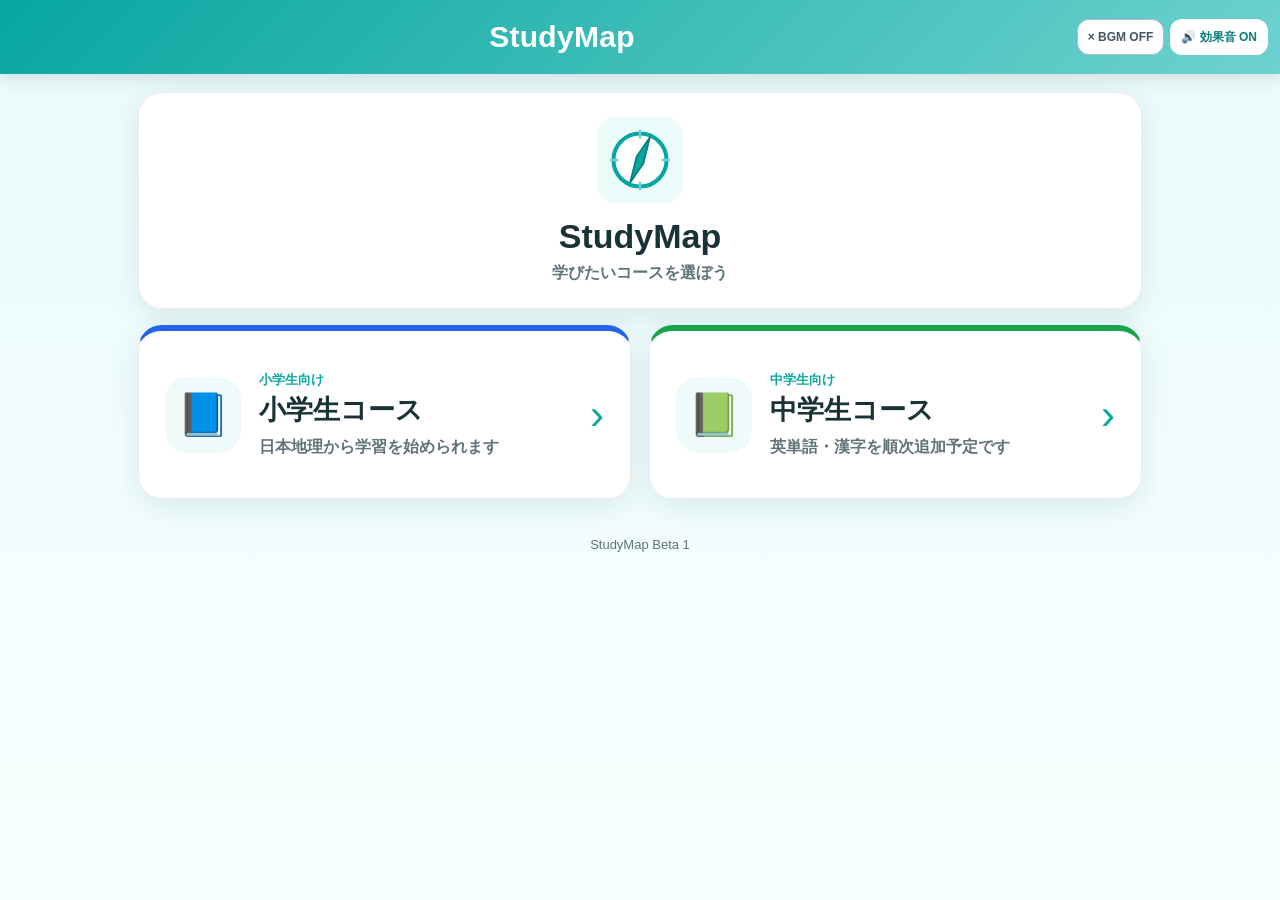
<file: index.html>
<!doctype html>
<html lang="ja">
<head>
<meta charset="utf-8">
<meta name="viewport" content="width=device-width,initial-scale=1,viewport-fit=cover">
<meta name="theme-color" content="#08a6a0">
<meta name="apple-mobile-web-app-capable" content="yes">
<meta name="apple-mobile-web-app-status-bar-style" content="default">
<meta name="apple-mobile-web-app-title" content="StudyMap">
<meta name="studymap-root" content="">
<title>StudyMap</title>
<link rel="manifest" href="manifest.webmanifest">
<link rel="apple-touch-icon" href="assets/icon-192.png">
<link rel="stylesheet" href="core/studymap.css">
<link rel="stylesheet" href="core/bgm.css?v=20261013-2">
</head>
<body>
<header class="sm-header has-audio">
  <div class="sm-header-title">StudyMap</div>
  <div class="sm-audio-controls"><button class="sm-audio-btn" data-studymap-bgm aria-pressed="false" aria-label="BGM OFF：オンにする">× BGM OFF</button><button class="sm-audio-btn" data-studymap-sfx>🔊 効果音 ON</button></div>
</header>
<main class="sm-shell">
  <section class="sm-card sm-hero">
    <img class="sm-logo" src="assets/studymap-logo.svg" alt="">
    <h1 class="sm-title">StudyMap</h1>
    <p class="sm-sub">学びたいコースを選ぼう</p>
  </section>
  <section class="course-grid" aria-label="コース一覧">
    <a class="sm-card course-card elementary" href="elementary/">
      <div class="course-icon" aria-hidden="true">📘</div>
      <div><p class="course-label">小学生向け</p><h2>小学生コース</h2><p>日本地理から学習を始められます</p></div>
      <span class="course-arrow" aria-hidden="true">›</span>
    </a>
    <a class="sm-card course-card junior" href="junior/">
      <div class="course-icon" aria-hidden="true">📗</div>
      <div><p class="course-label">中学生向け</p><h2>中学生コース</h2><p>英単語・漢字を順次追加予定です</p></div>
      <span class="course-arrow" aria-hidden="true">›</span>
    </a>
  </section>
</main>
<footer class="sm-footer">StudyMap Beta 1</footer>
<script src="core/pwa.js?v=20261013-2"></script><script src="core/bgm.js?v=bgm-final-20261013-2"></script><script src="core/sfx.js"></script>
</body>
</html>
</file>
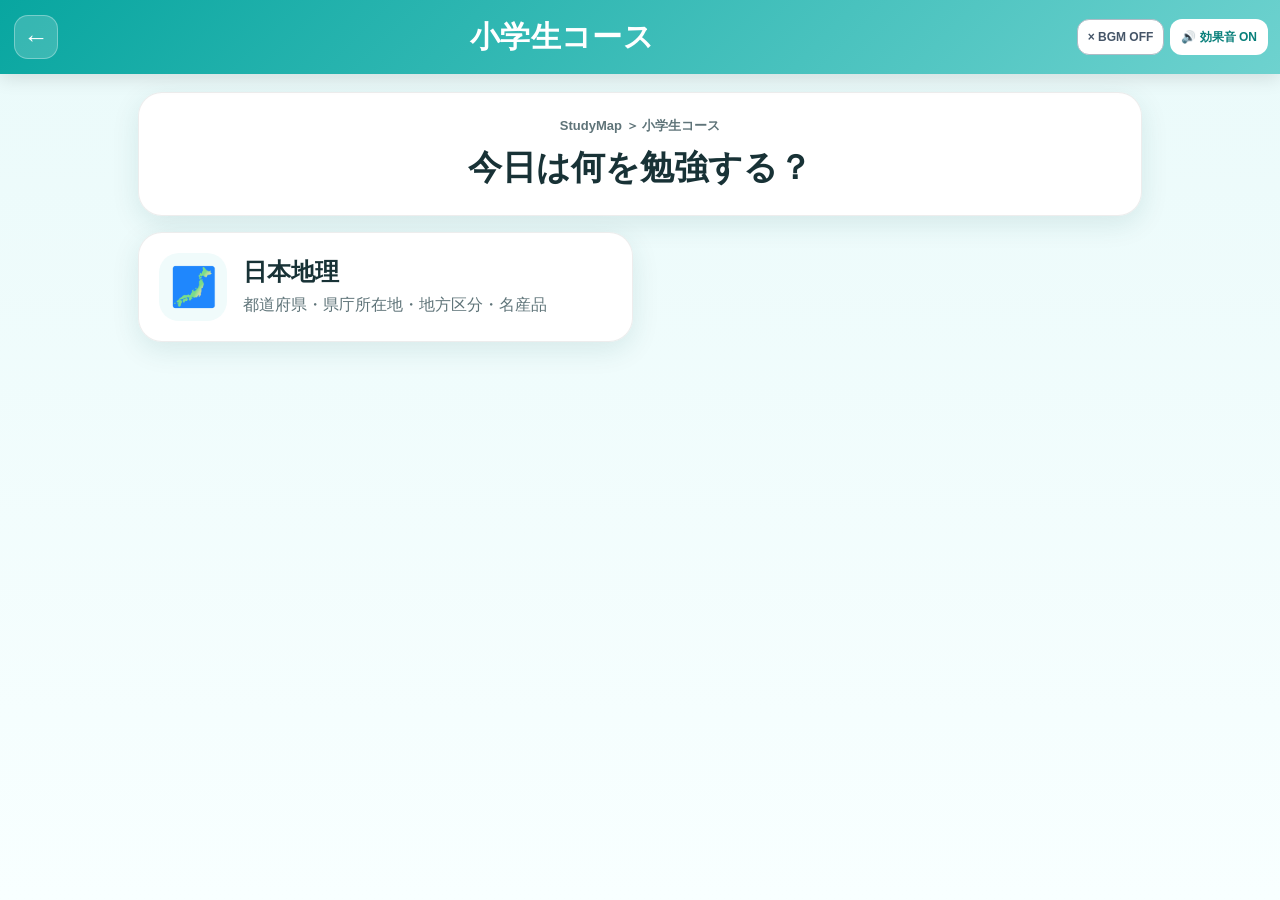
<file: elementary/index.html>
<!doctype html>
<html lang="ja"><head>
<meta charset="utf-8"><meta name="viewport" content="width=device-width,initial-scale=1,viewport-fit=cover">
<meta name="theme-color" content="#08a6a0"><meta name="studymap-root" content="../">
<title>小学生コース | StudyMap</title><link rel="manifest" href="../manifest.webmanifest"><link rel="apple-touch-icon" href="../assets/icon-192.png"><link rel="stylesheet" href="../core/studymap.css">
<link rel="stylesheet" href="../core/bgm.css?v=20261013-2">
</head><body>
<header class="sm-header has-audio"><a class="sm-back" href="../" aria-label="トップへ戻る">←</a><div class="sm-header-title">小学生コース</div><div class="sm-audio-controls"><button class="sm-audio-btn" data-studymap-bgm aria-pressed="false" aria-label="BGM OFF：オンにする">× BGM OFF</button><button class="sm-audio-btn" data-studymap-sfx>🔊 効果音 ON</button></div></header>
<main class="sm-shell"><section class="sm-card sm-hero"><div class="sm-breadcrumb">StudyMap ＞ 小学生コース</div><h1 class="sm-title">今日は何を勉強する？</h1></section><section class="sm-grid"><a class="sm-card sm-tile" href="../packages/japan/"><div class="sm-icon">🗾</div><div><h2>日本地理</h2><p>都道府県・県庁所在地・地方区分・名産品</p></div></a></section></main>
<script src="../core/pwa.js?v=20261013-2"></script><script src="../core/bgm.js?v=bgm-final-20261013-2"></script><script src="../core/sfx.js"></script></body></html>
</file>
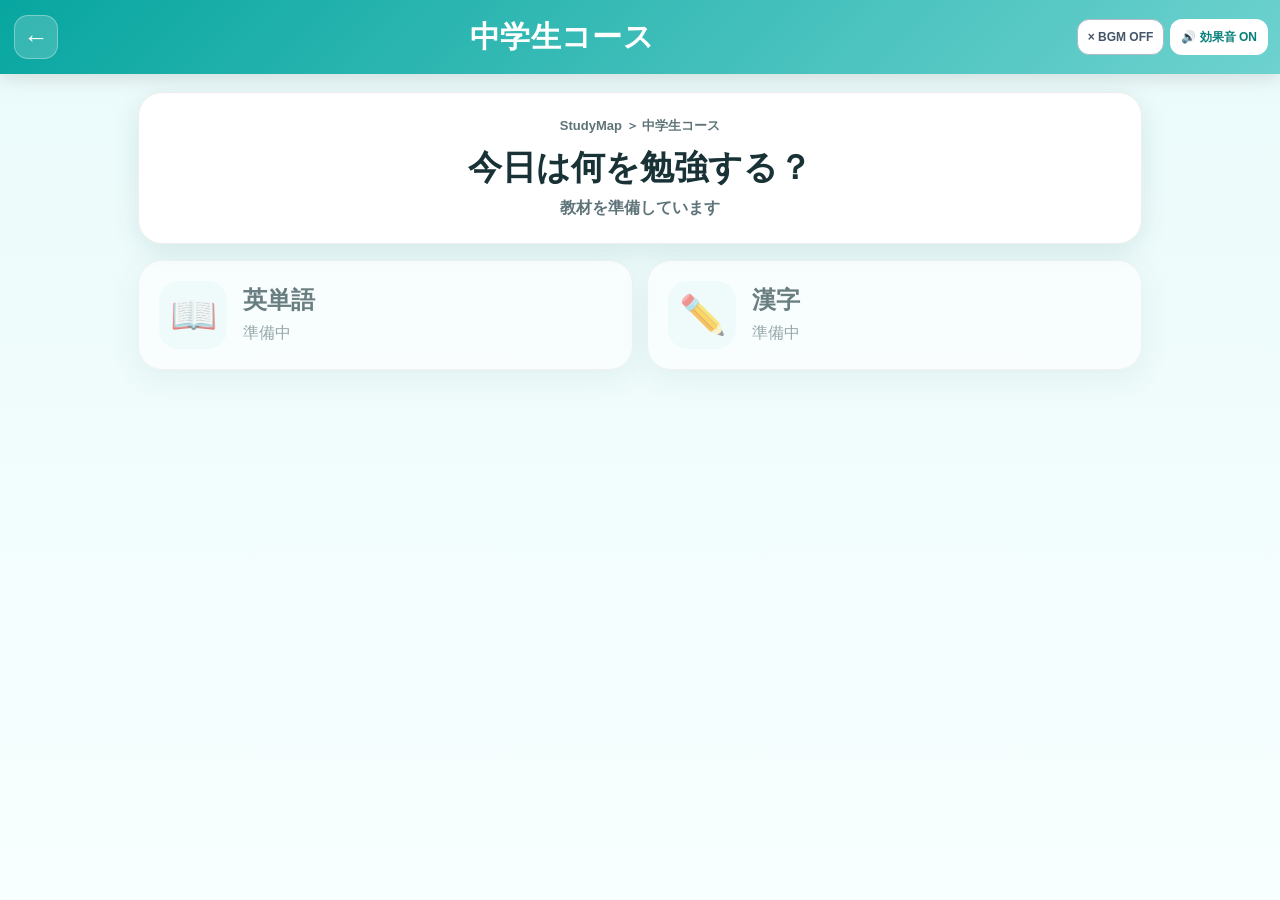
<file: junior/index.html>
<!doctype html>
<html lang="ja"><head>
<meta charset="utf-8"><meta name="viewport" content="width=device-width,initial-scale=1,viewport-fit=cover">
<meta name="theme-color" content="#08a6a0"><meta name="studymap-root" content="../">
<title>中学生コース | StudyMap</title><link rel="manifest" href="../manifest.webmanifest"><link rel="apple-touch-icon" href="../assets/icon-192.png"><link rel="stylesheet" href="../core/studymap.css">
<link rel="stylesheet" href="../core/bgm.css?v=20261013-2">
</head><body>
<header class="sm-header has-audio"><a class="sm-back" href="../" aria-label="トップへ戻る">←</a><div class="sm-header-title">中学生コース</div><div class="sm-audio-controls"><button class="sm-audio-btn" data-studymap-bgm aria-pressed="false" aria-label="BGM OFF：オンにする">× BGM OFF</button><button class="sm-audio-btn" data-studymap-sfx>🔊 効果音 ON</button></div></header>
<main class="sm-shell"><section class="sm-card sm-hero"><div class="sm-breadcrumb">StudyMap ＞ 中学生コース</div><h1 class="sm-title">今日は何を勉強する？</h1><p class="sm-sub">教材を準備しています</p></section><section class="sm-grid"><div class="sm-card sm-tile sm-muted-card"><div class="sm-icon">📖</div><div><h2>英単語</h2><p>準備中</p></div></div><div class="sm-card sm-tile sm-muted-card"><div class="sm-icon">✏️</div><div><h2>漢字</h2><p>準備中</p></div></div></section></main>
<script src="../core/pwa.js?v=20261013-2"></script><script src="../core/bgm.js?v=bgm-final-20261013-2"></script><script src="../core/sfx.js"></script></body></html>
</file>
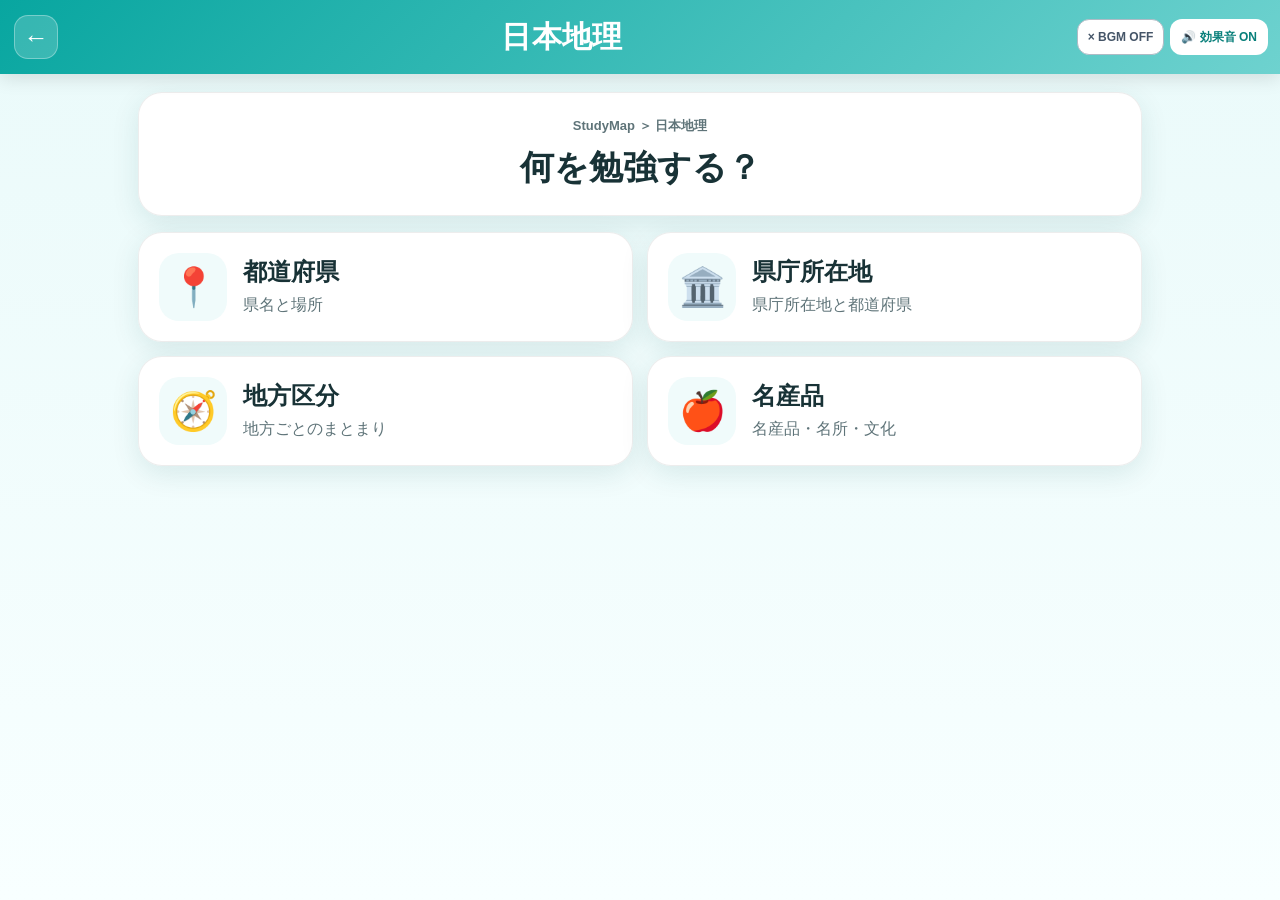
<file: packages/japan/index.html>
<!doctype html>
<html lang="ja"><head>
<meta charset="utf-8"><meta name="viewport" content="width=device-width,initial-scale=1,viewport-fit=cover">
<meta name="theme-color" content="#08a6a0"><link rel="manifest" href="../../manifest.webmanifest"><link rel="apple-touch-icon" href="../../assets/icon-192.png">
<meta name="studymap-root" content="../../">
<title>日本地理 | StudyMap</title>
<link rel="stylesheet" href="../../core/studymap.css">
<link rel="stylesheet" href="../../core/bgm.css?v=20261013-2">
</head><body>
<header class="sm-header has-audio">
  <a class="sm-back" href="../../elementary/" aria-label="小学生コースへ戻る">←</a>
  <div class="sm-header-title">日本地理</div>
<div class="sm-audio-controls"><button class="sm-audio-btn" data-studymap-bgm aria-pressed="false" aria-label="BGM OFF：オンにする">× BGM OFF</button><button class="sm-audio-btn" data-studymap-sfx>🔊 効果音 ON</button></div></header>
<main class="sm-shell">
  <section class="sm-card sm-hero">
    <div class="sm-breadcrumb">StudyMap ＞ 日本地理</div>
    <h1 class="sm-title">何を勉強する？</h1>
  </section>
  <section class="sm-grid">
    <a class="sm-card sm-tile" href="genre.html?type=prefecture&name=都道府県">
      <div class="sm-icon">📍</div><div><h2>都道府県</h2><p>県名と場所</p></div>
    </a>
    <a class="sm-card sm-tile" href="genre.html?type=capital&name=県庁所在地">
      <div class="sm-icon">🏛️</div><div><h2>県庁所在地</h2><p>県庁所在地と都道府県</p></div>
    </a>
    <a class="sm-card sm-tile" href="genre.html?type=region&name=地方区分">
      <div class="sm-icon">🧭</div><div><h2>地方区分</h2><p>地方ごとのまとまり</p></div>
    </a>
    <a class="sm-card sm-tile" href="genre.html?type=specialty&name=名産品">
      <div class="sm-icon">🍎</div><div><h2>名産品</h2><p>名産品・名所・文化</p></div>
    </a>
  </section>
</main>
<script src="../../core/pwa.js?v=20261013-2"></script><script src="../../core/studymap.js"></script>
<script src="../../core/bgm.js?v=bgm-final-20261013-2"></script><script src="../../core/sfx.js"></script></body></html>
</file>
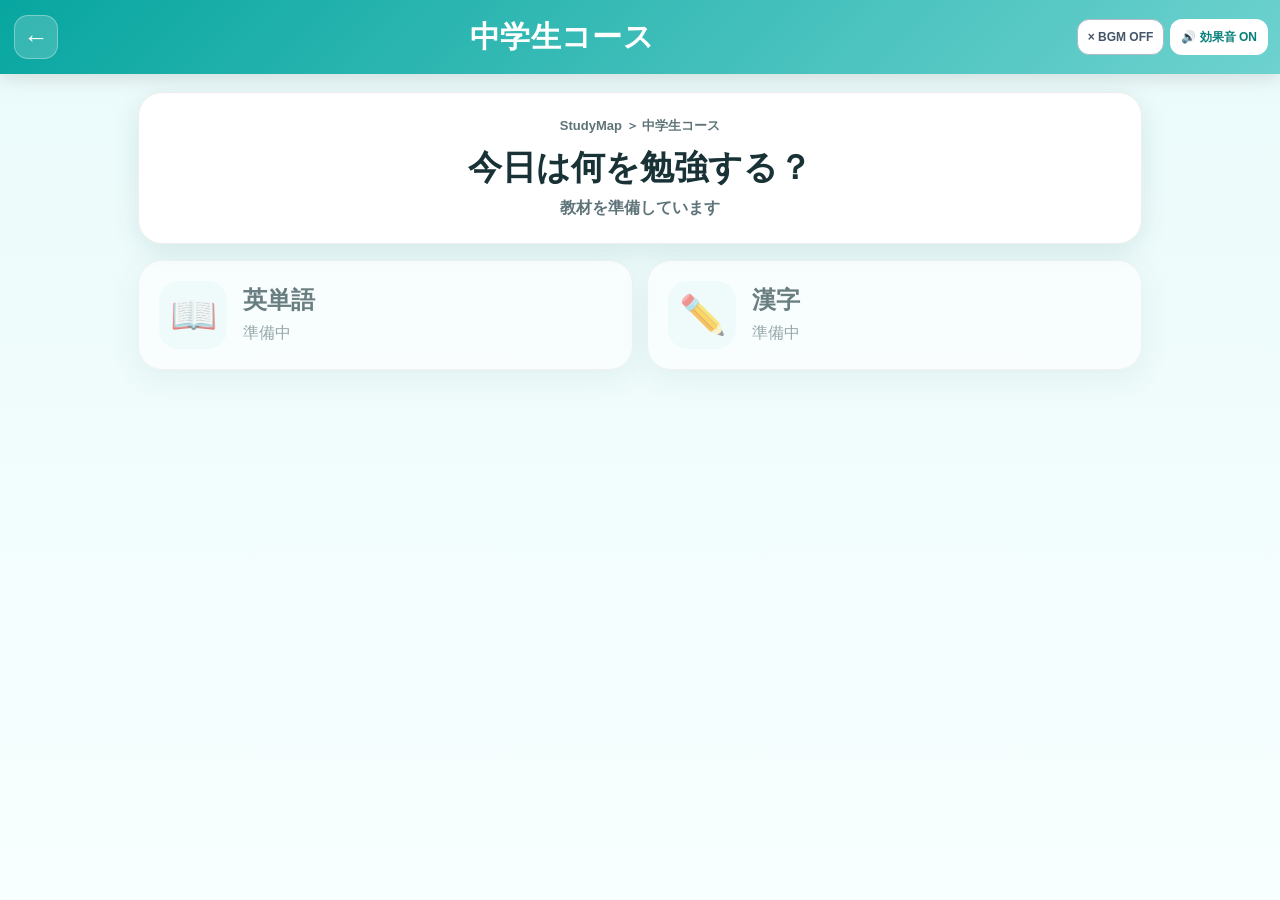
<file: users/older/index.html>
<!doctype html><html lang="ja"><head><meta charset="utf-8"><meta name="viewport" content="width=device-width,initial-scale=1"><meta http-equiv="refresh" content="0;url=../../junior/"><title>移動します | StudyMap</title><link rel="canonical" href="../../junior/"></head><body><p><a href="../../junior/">中学生コースへ移動</a></p><script>location.replace("../../junior/"+location.search+location.hash)</script></body></html>
</file>
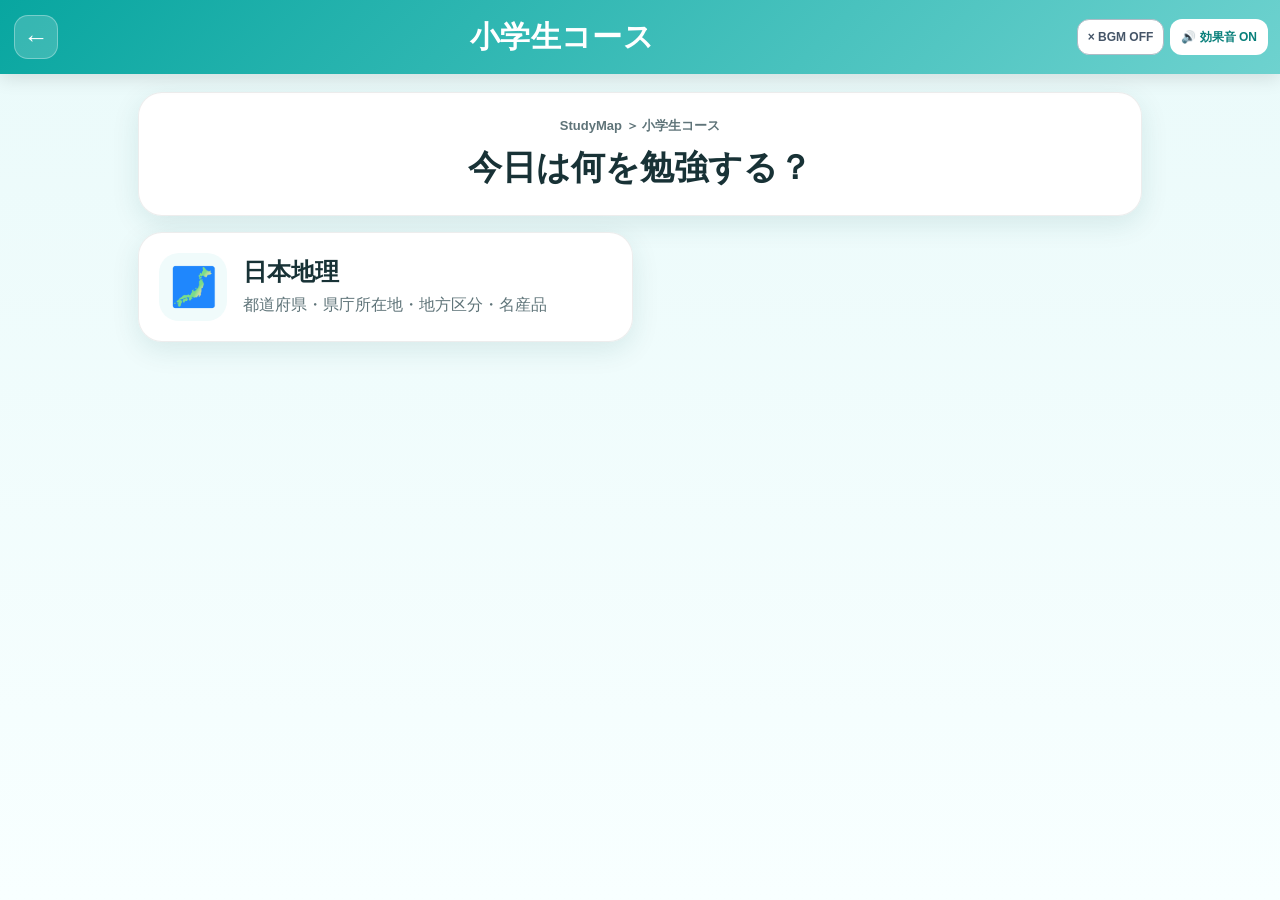
<file: users/younger/index.html>
<!doctype html><html lang="ja"><head><meta charset="utf-8"><meta name="viewport" content="width=device-width,initial-scale=1"><meta http-equiv="refresh" content="0;url=../../elementary/"><title>移動します | StudyMap</title><link rel="canonical" href="../../elementary/"></head><body><p><a href="../../elementary/">小学生コースへ移動</a></p><script>location.replace("../../elementary/"+location.search+location.hash)</script></body></html>
</file>
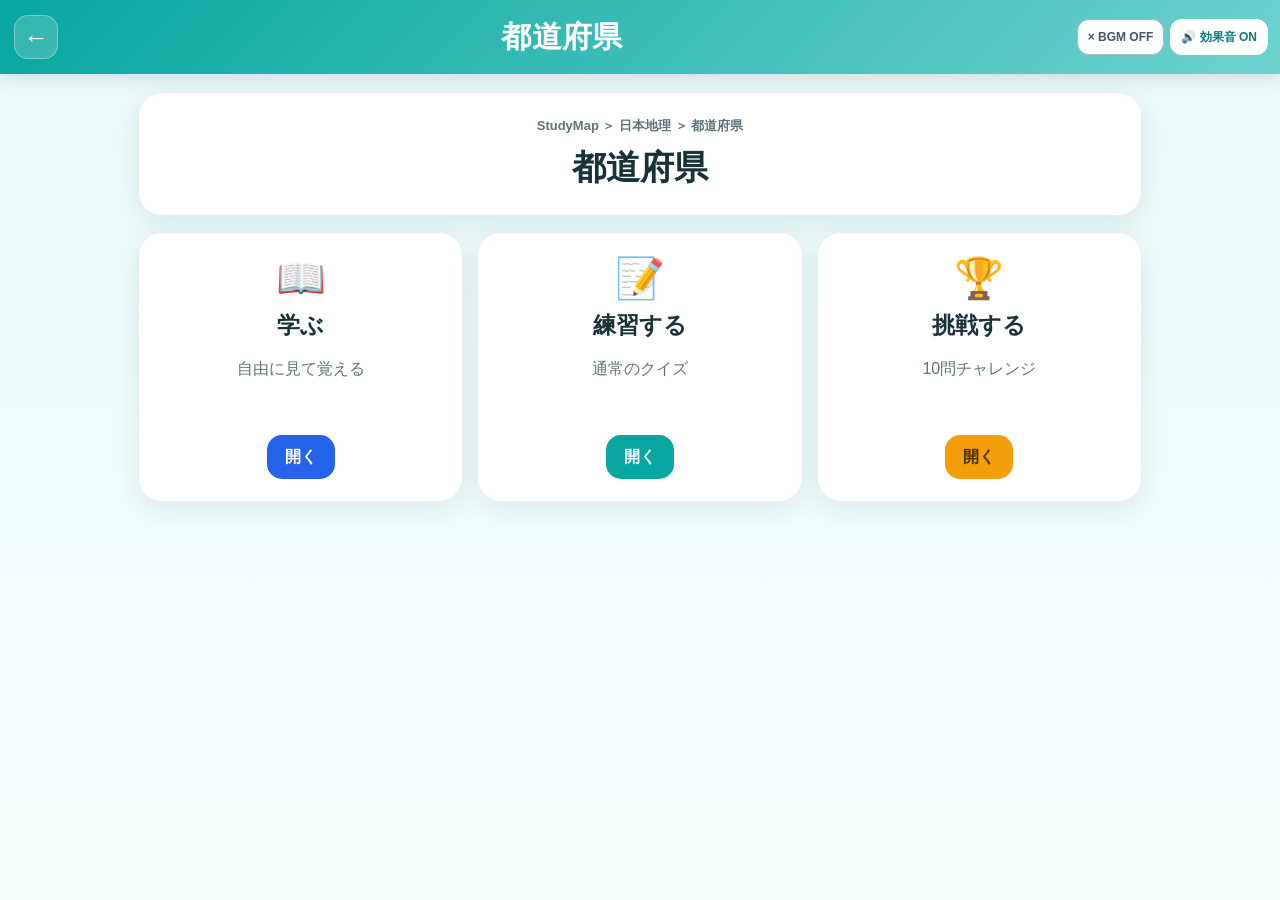
<file: packages/japan/genre.html>
<!doctype html>
<html lang="ja"><head>
<meta charset="utf-8"><meta name="viewport" content="width=device-width,initial-scale=1,viewport-fit=cover">
<meta name="theme-color" content="#08a6a0"><link rel="manifest" href="../../manifest.webmanifest"><link rel="apple-touch-icon" href="../../assets/icon-192.png">
<meta name="studymap-root" content="../../">
<title>日本地理 | StudyMap</title>
<link rel="stylesheet" href="../../core/studymap.css">
<link rel="stylesheet" href="../../core/bgm.css?v=20261013-2">
</head><body>
<header class="sm-header has-audio">
  <a class="sm-back" href="index.html" aria-label="戻る">←</a>
  <div class="sm-header-title" id="title">日本地理</div>
<div class="sm-audio-controls"><button class="sm-audio-btn" data-studymap-bgm aria-pressed="false" aria-label="BGM OFF：オンにする">× BGM OFF</button><button class="sm-audio-btn" data-studymap-sfx>🔊 効果音 ON</button></div></header>
<main class="sm-shell">
  <section class="sm-card sm-hero">
    <div class="sm-breadcrumb" id="crumb"></div>
    <h1 class="sm-title" id="heading"></h1>
  </section>
  <section class="sm-mode-grid">
    <div class="sm-card sm-mode">
      <div class="emoji">📖</div><h3>学ぶ</h3>
      <p>自由に見て覚える</p>
      <a id="learnLink" class="sm-action learn" href="#">開く</a>
    </div>
    <div class="sm-card sm-mode">
      <div class="emoji">📝</div><h3>練習する</h3>
      <p>通常のクイズ</p>
      <a id="practiceLink" class="sm-action practice" href="#">開く</a>
    </div>
    <div class="sm-card sm-mode">
      <div class="emoji">🏆</div><h3>挑戦する</h3>
      <p>10問チャレンジ</p>
      <a id="challengeLink" class="sm-action challenge" href="#">開く</a>
    </div>
  </section>
</main>
<script src="../../core/pwa.js?v=20261013-2"></script><script src="../../core/studymap.js"></script>
<script>
const q = new URLSearchParams(location.search);
const type = q.get("type") || "prefecture";
const name = q.get("name") || "都道府県";
document.getElementById("title").textContent = name;
document.getElementById("heading").textContent = name;
document.getElementById("crumb").textContent = "StudyMap ＞ 日本地理 ＞ " + name;
document.getElementById("learnLink").href =
  type === "specialty" ? "specialty-learn.html"
  : "play.html?type="+encodeURIComponent(type)+"&mode=learn";
document.getElementById("practiceLink").href = "play.html?type="+encodeURIComponent(type)+"&mode=quiz";
document.getElementById("challengeLink").href = "play.html?type="+encodeURIComponent(type)+"&mode=challenge";
</script>
<script src="../../core/bgm.js?v=bgm-final-20261013-2"></script><script src="../../core/sfx.js"></script></body></html>
</file>
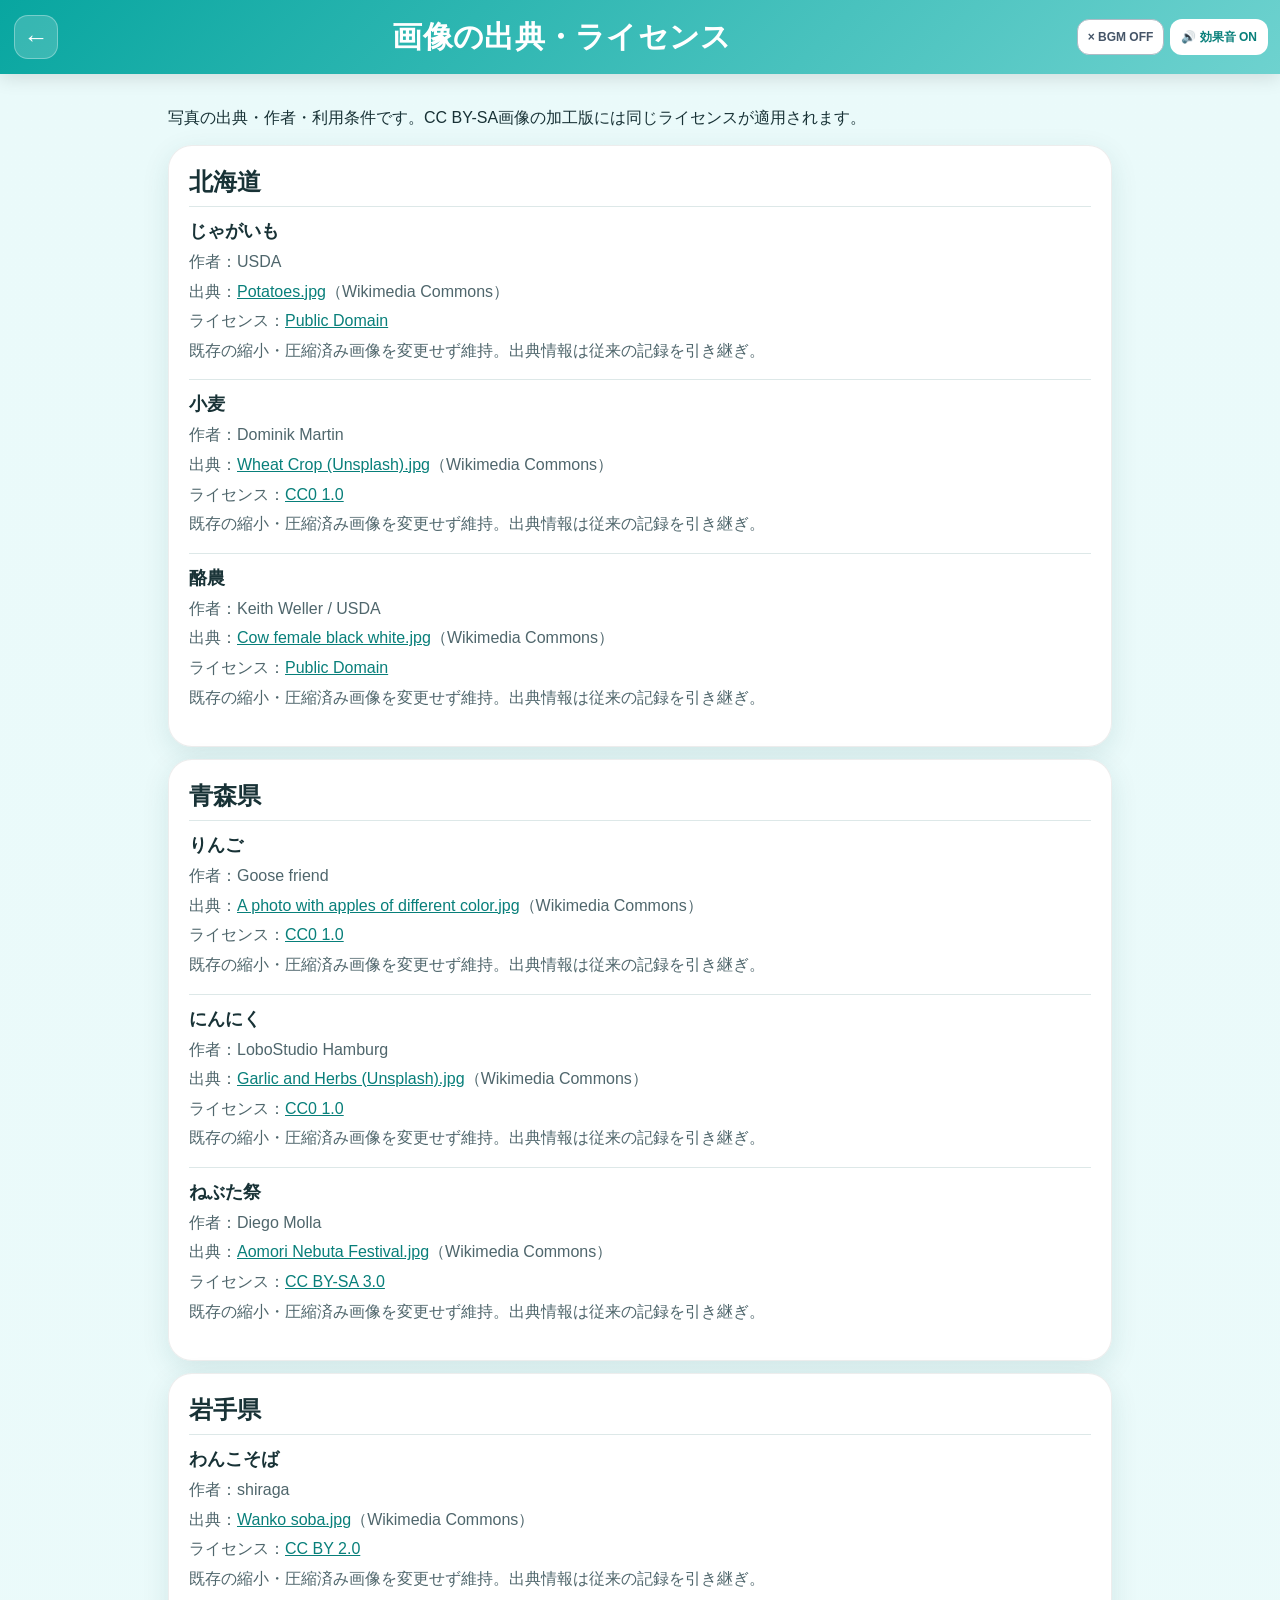
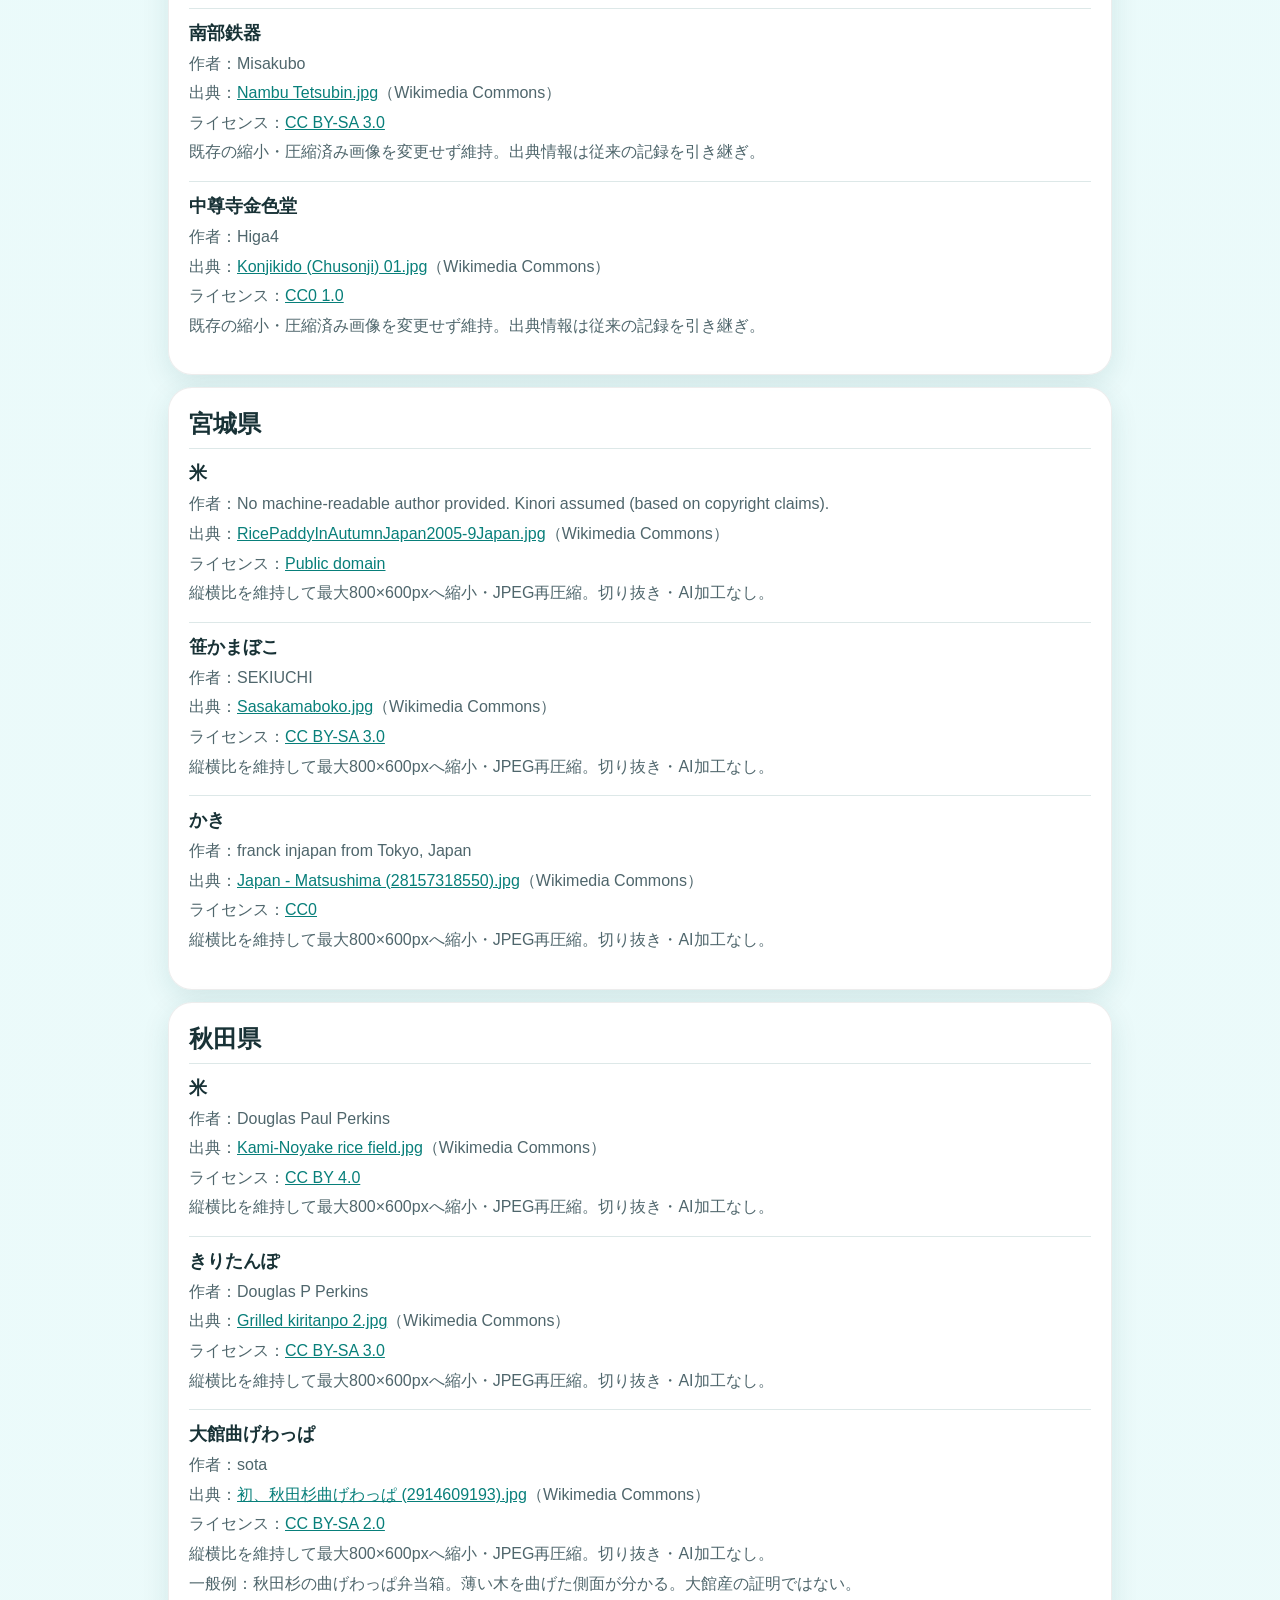
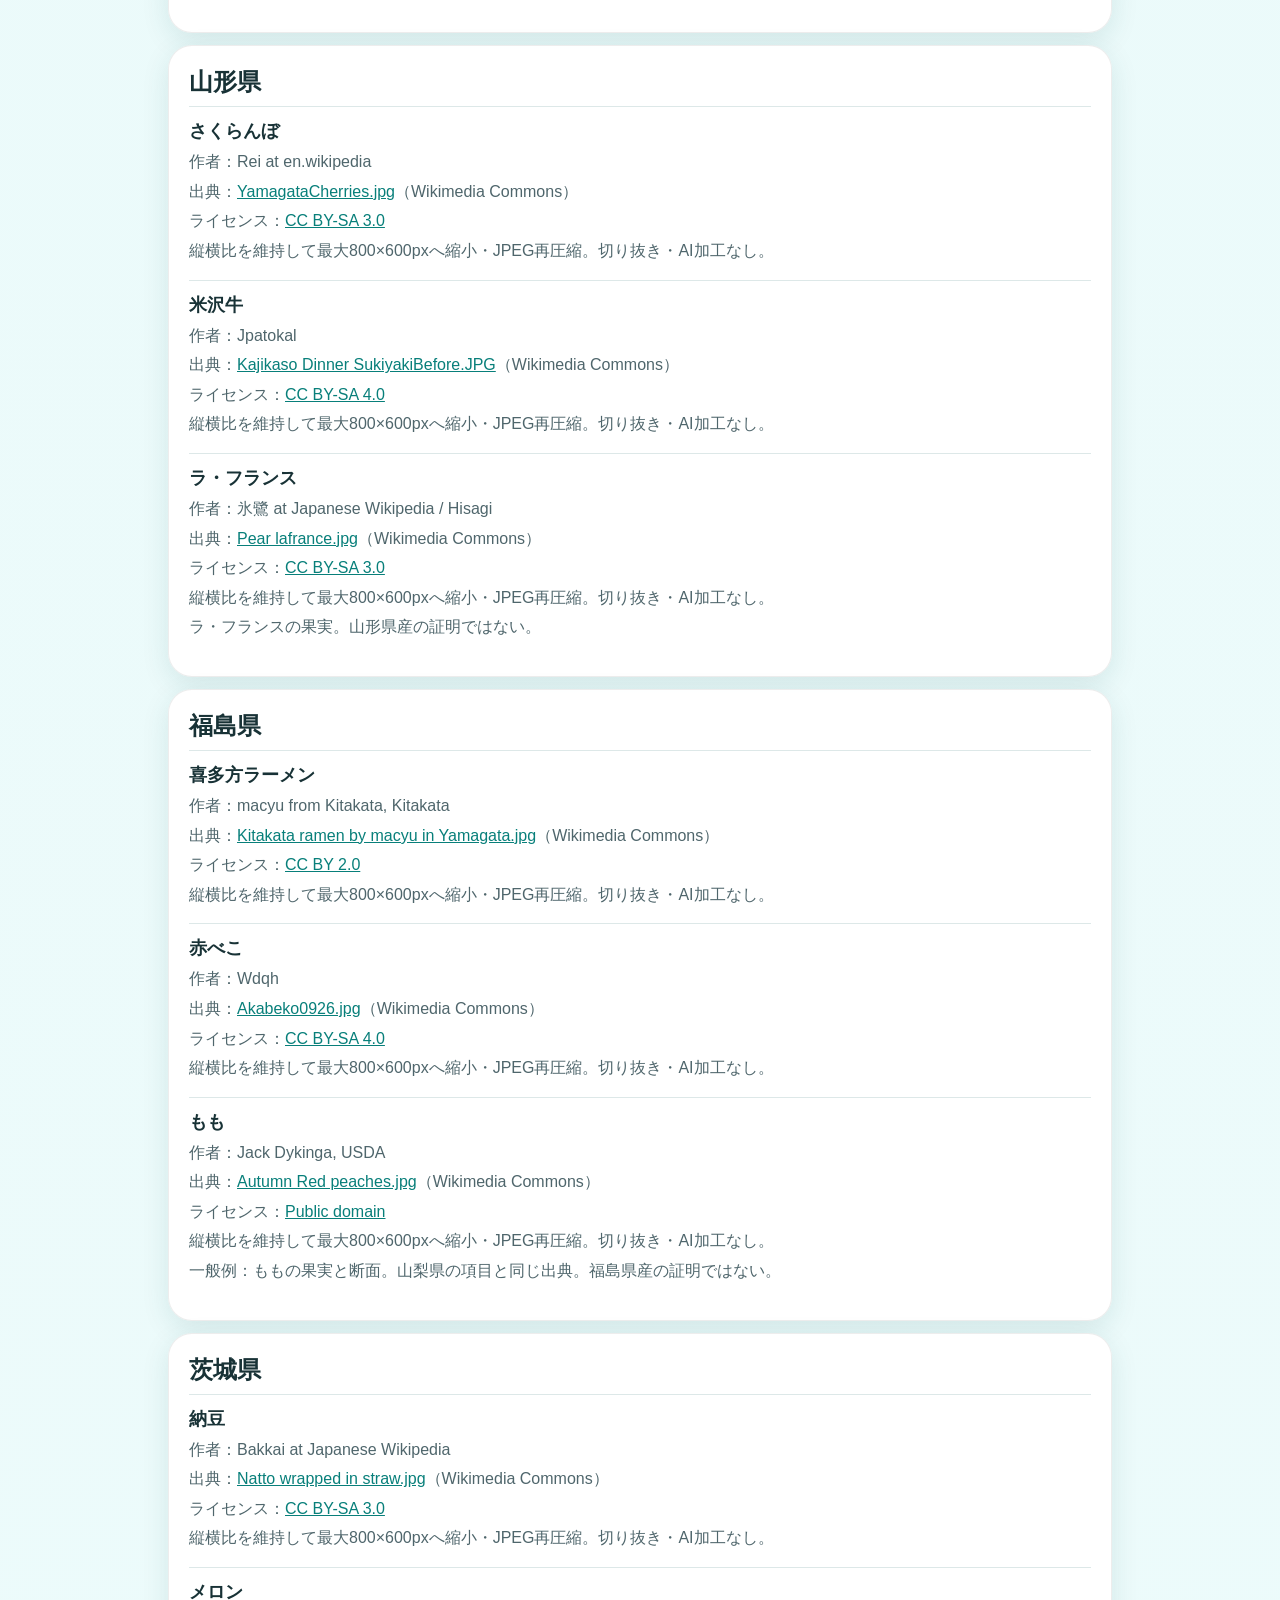
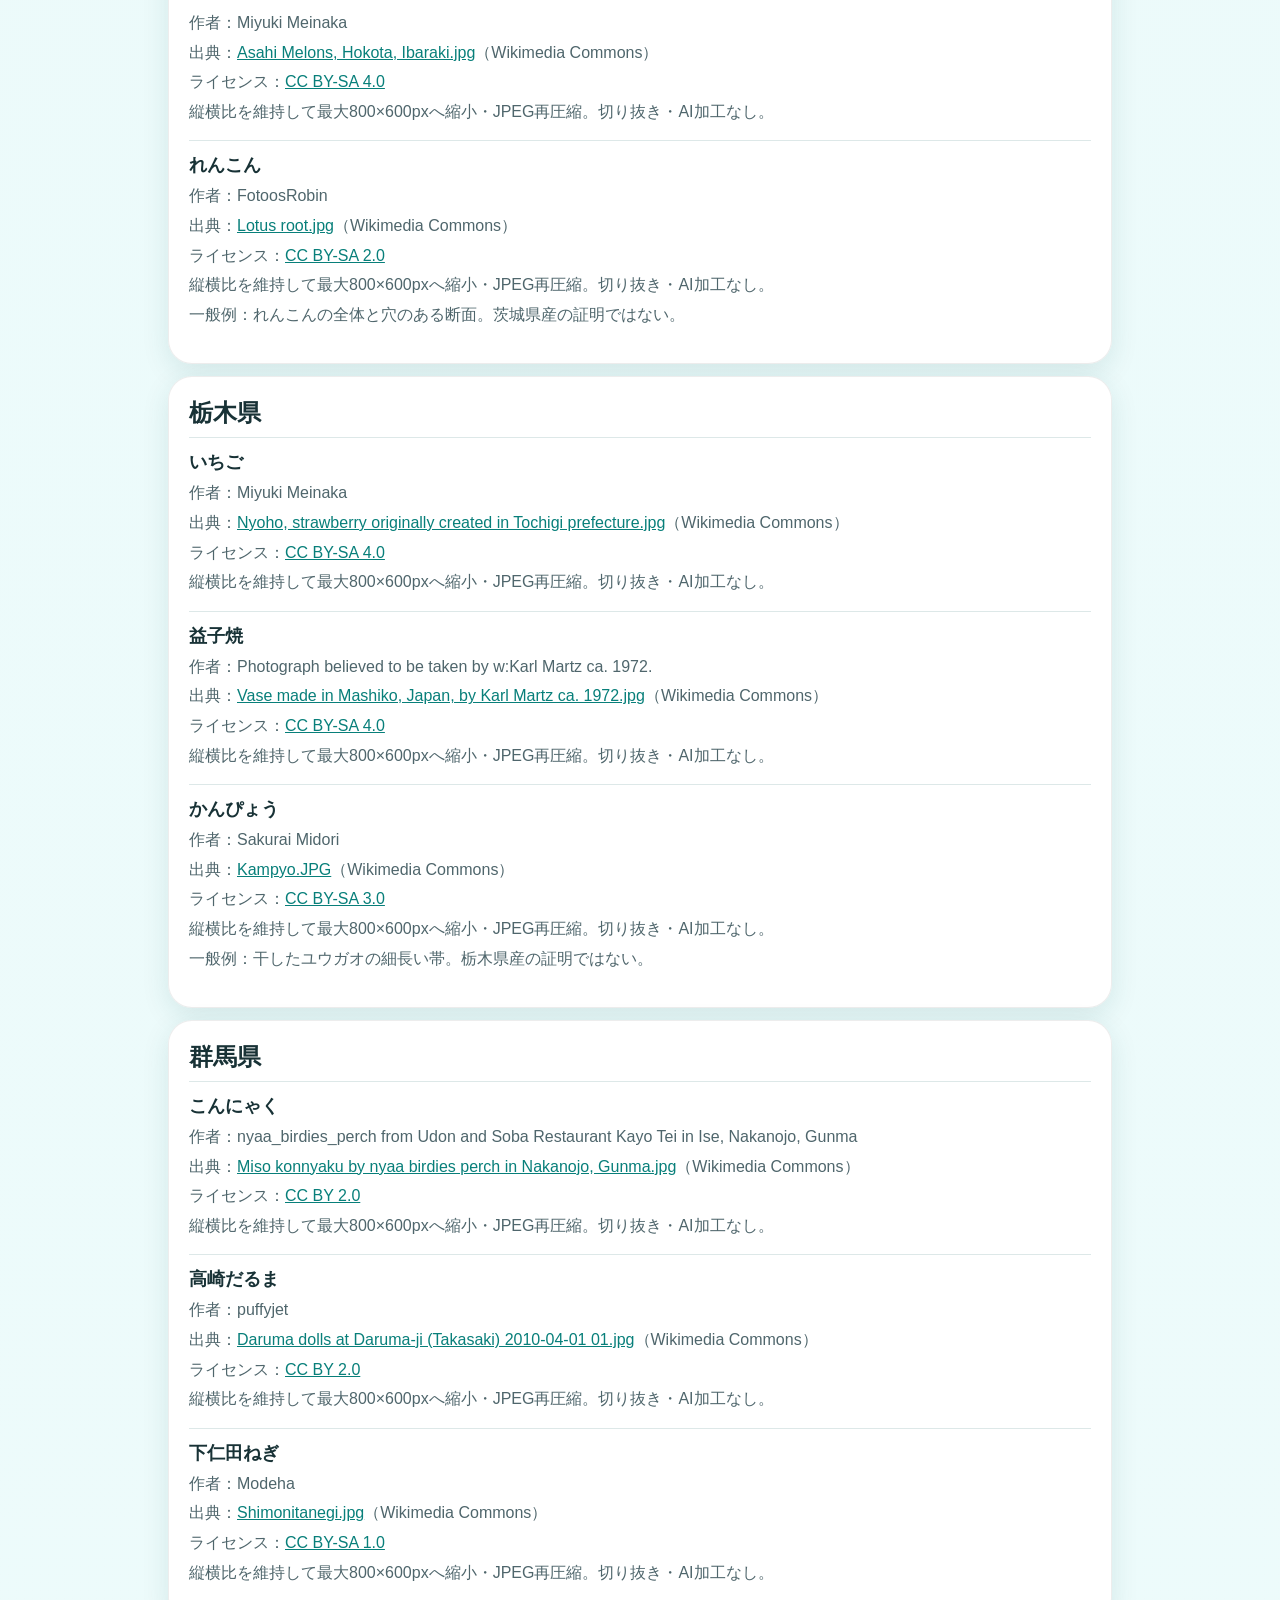
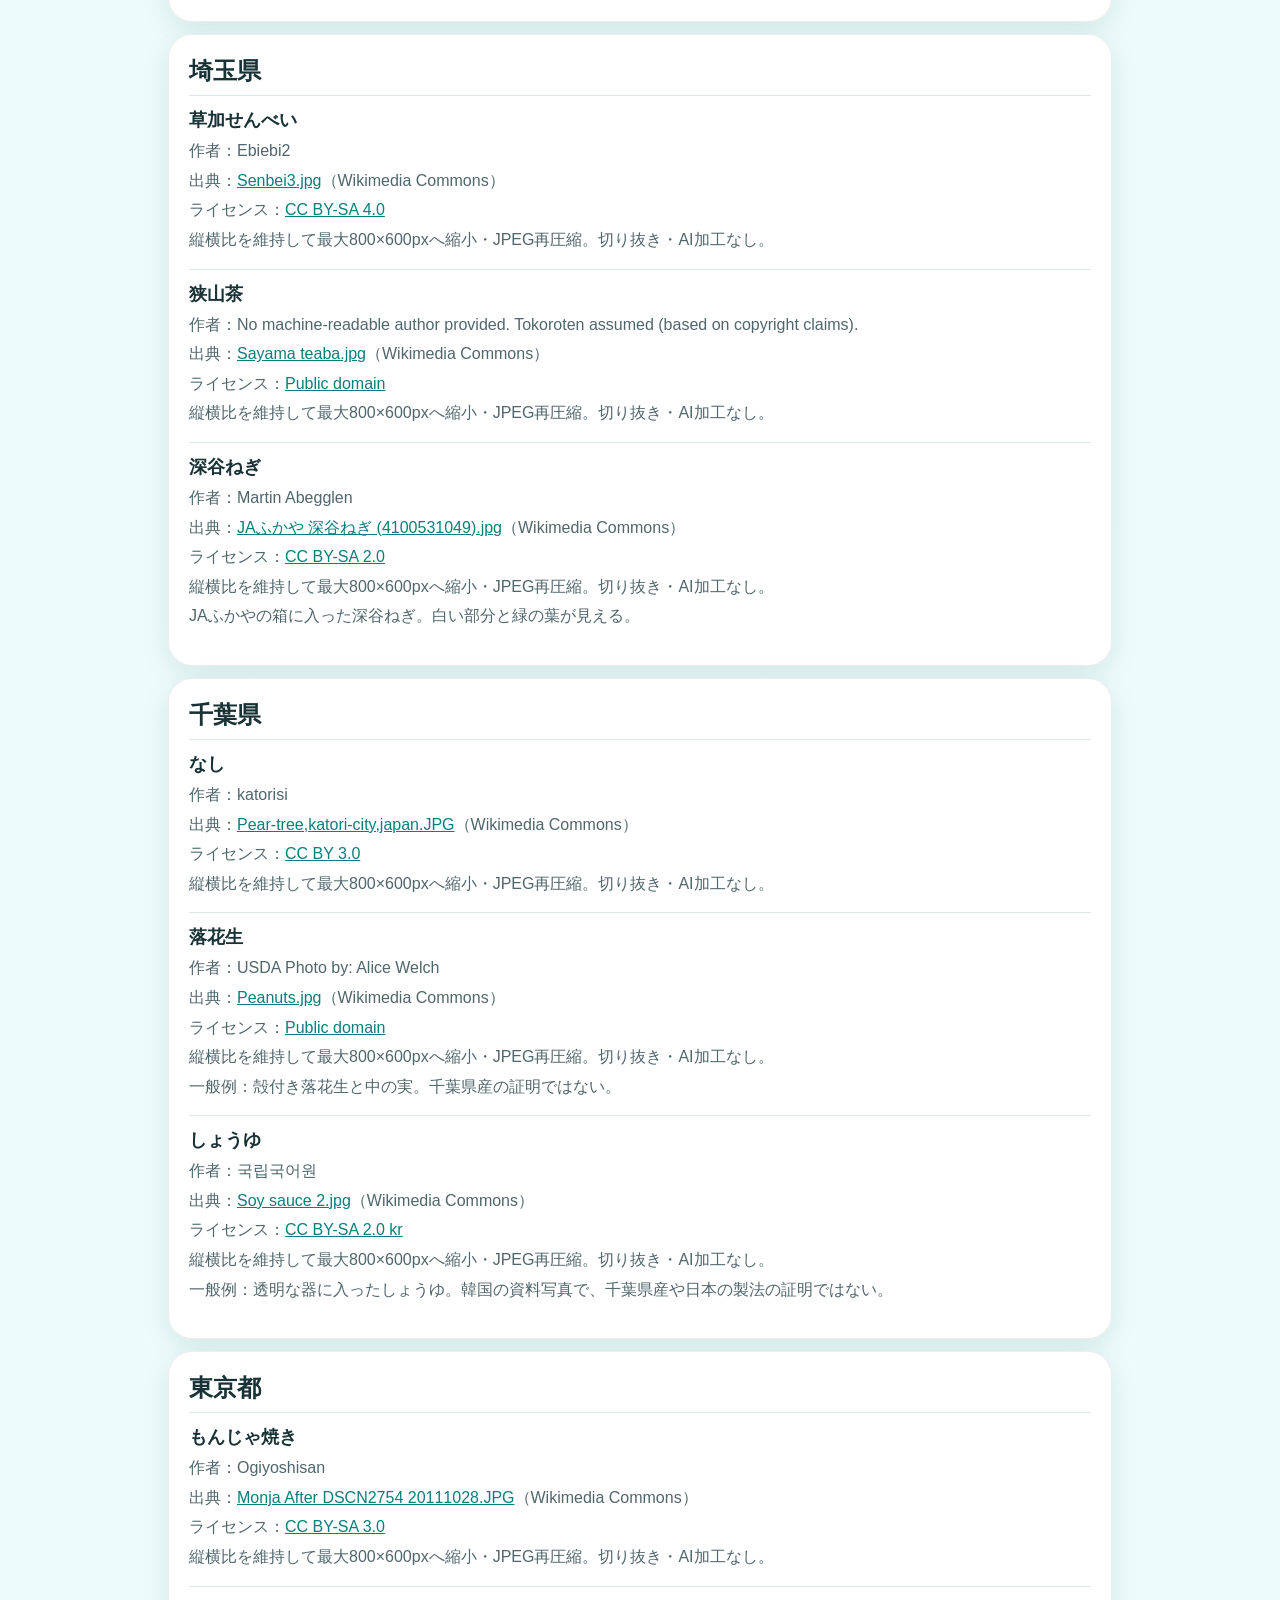
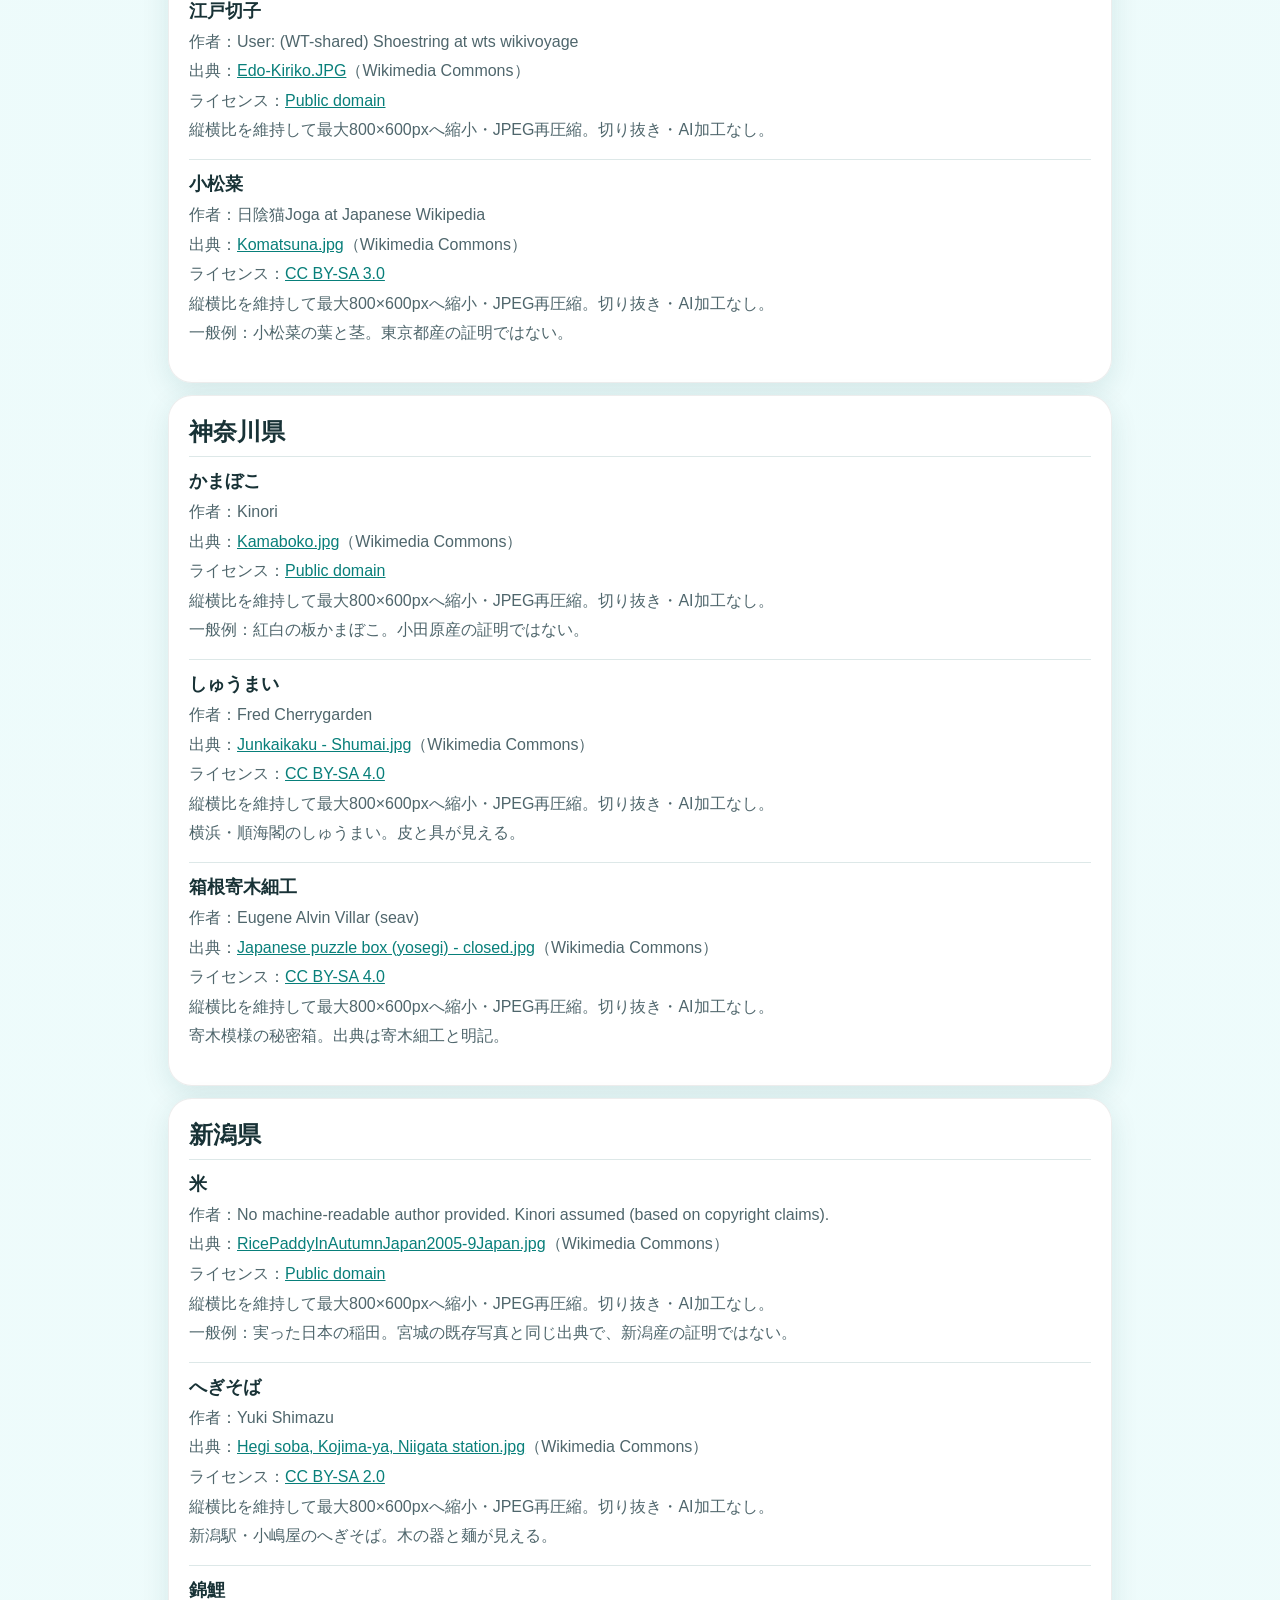
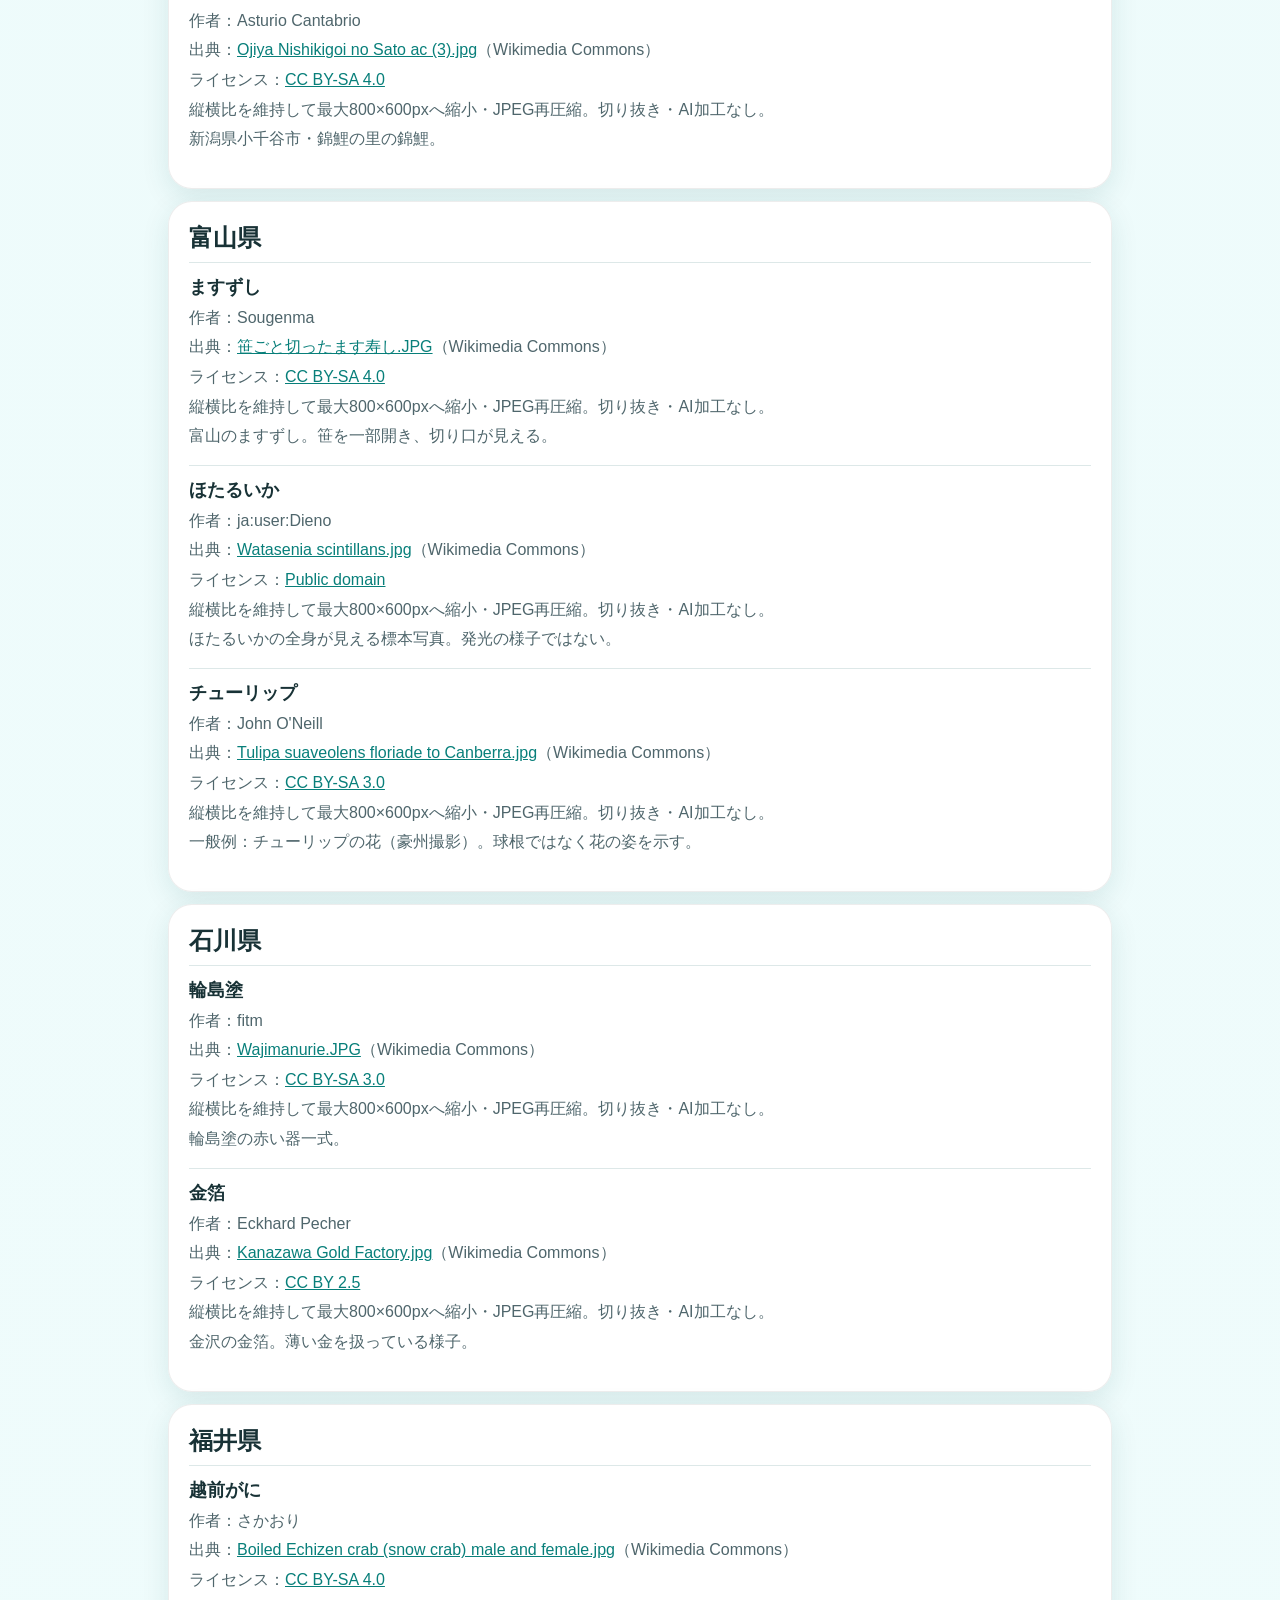
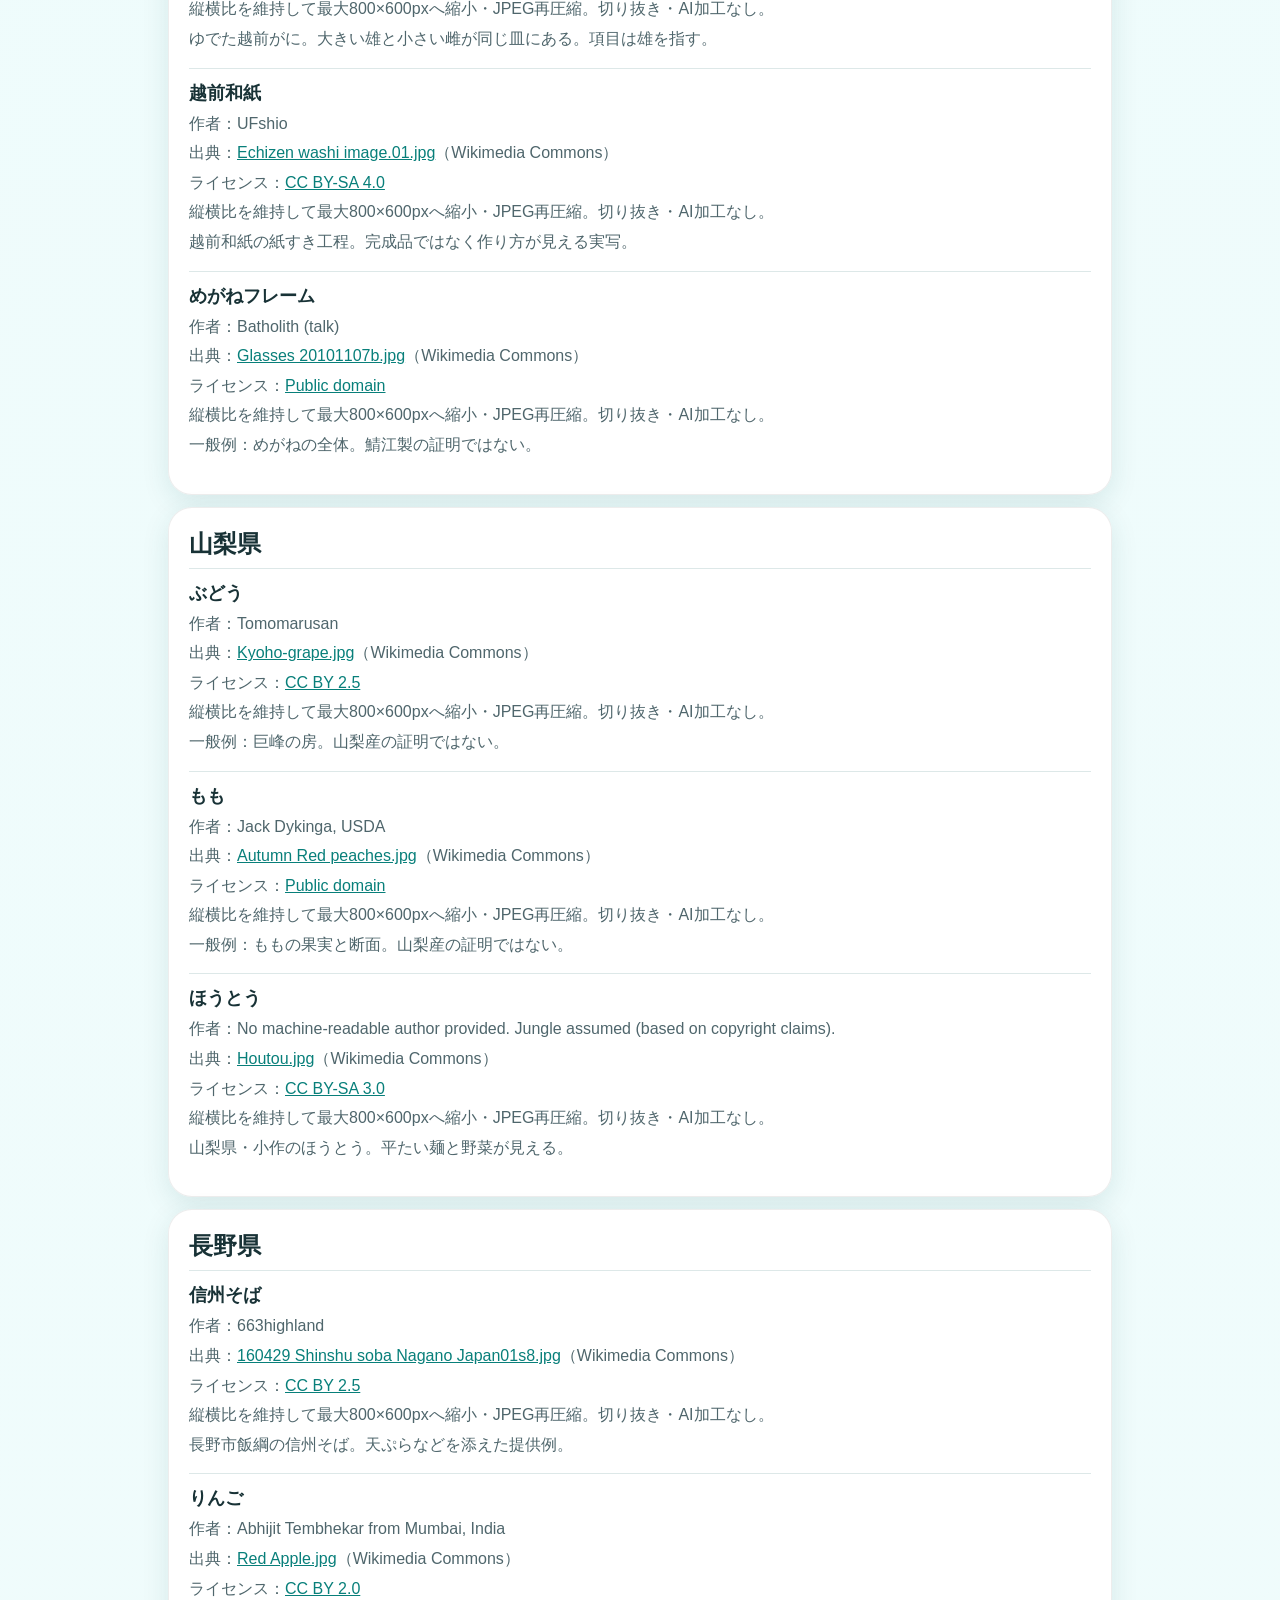
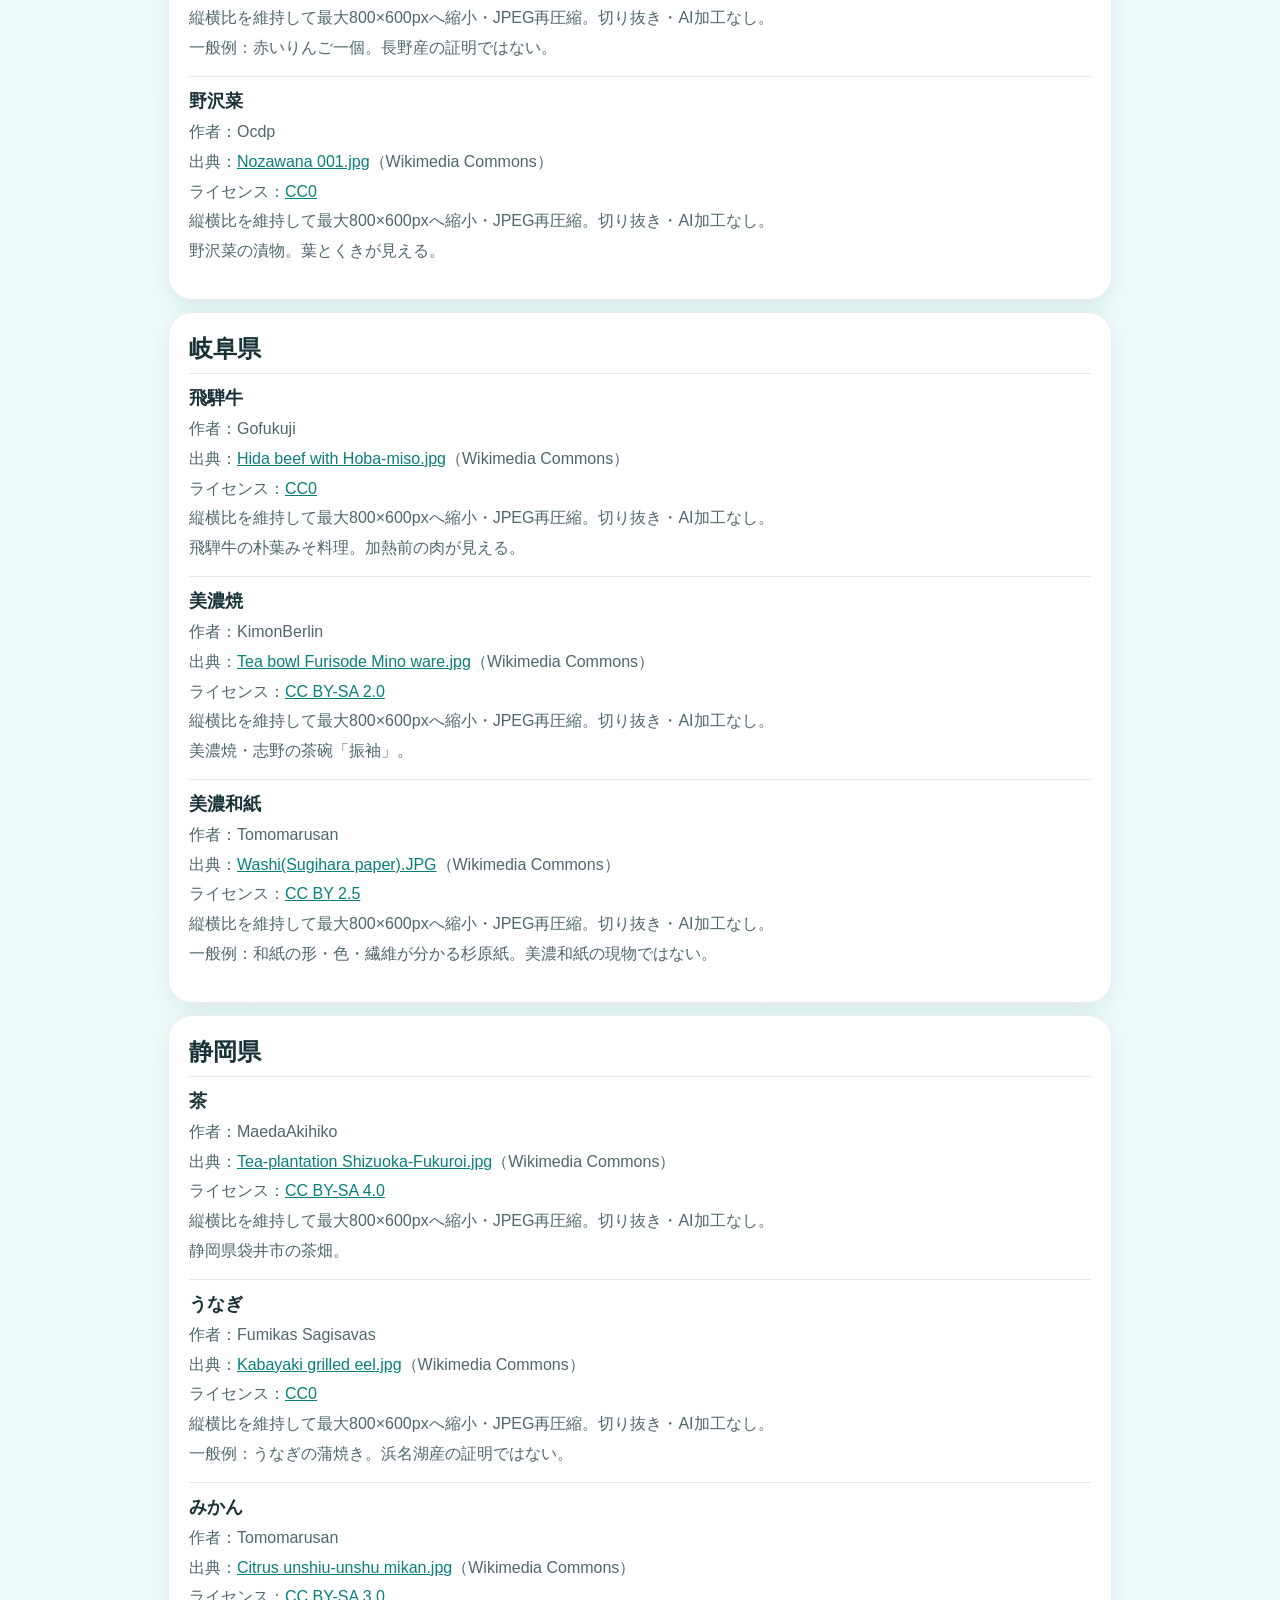
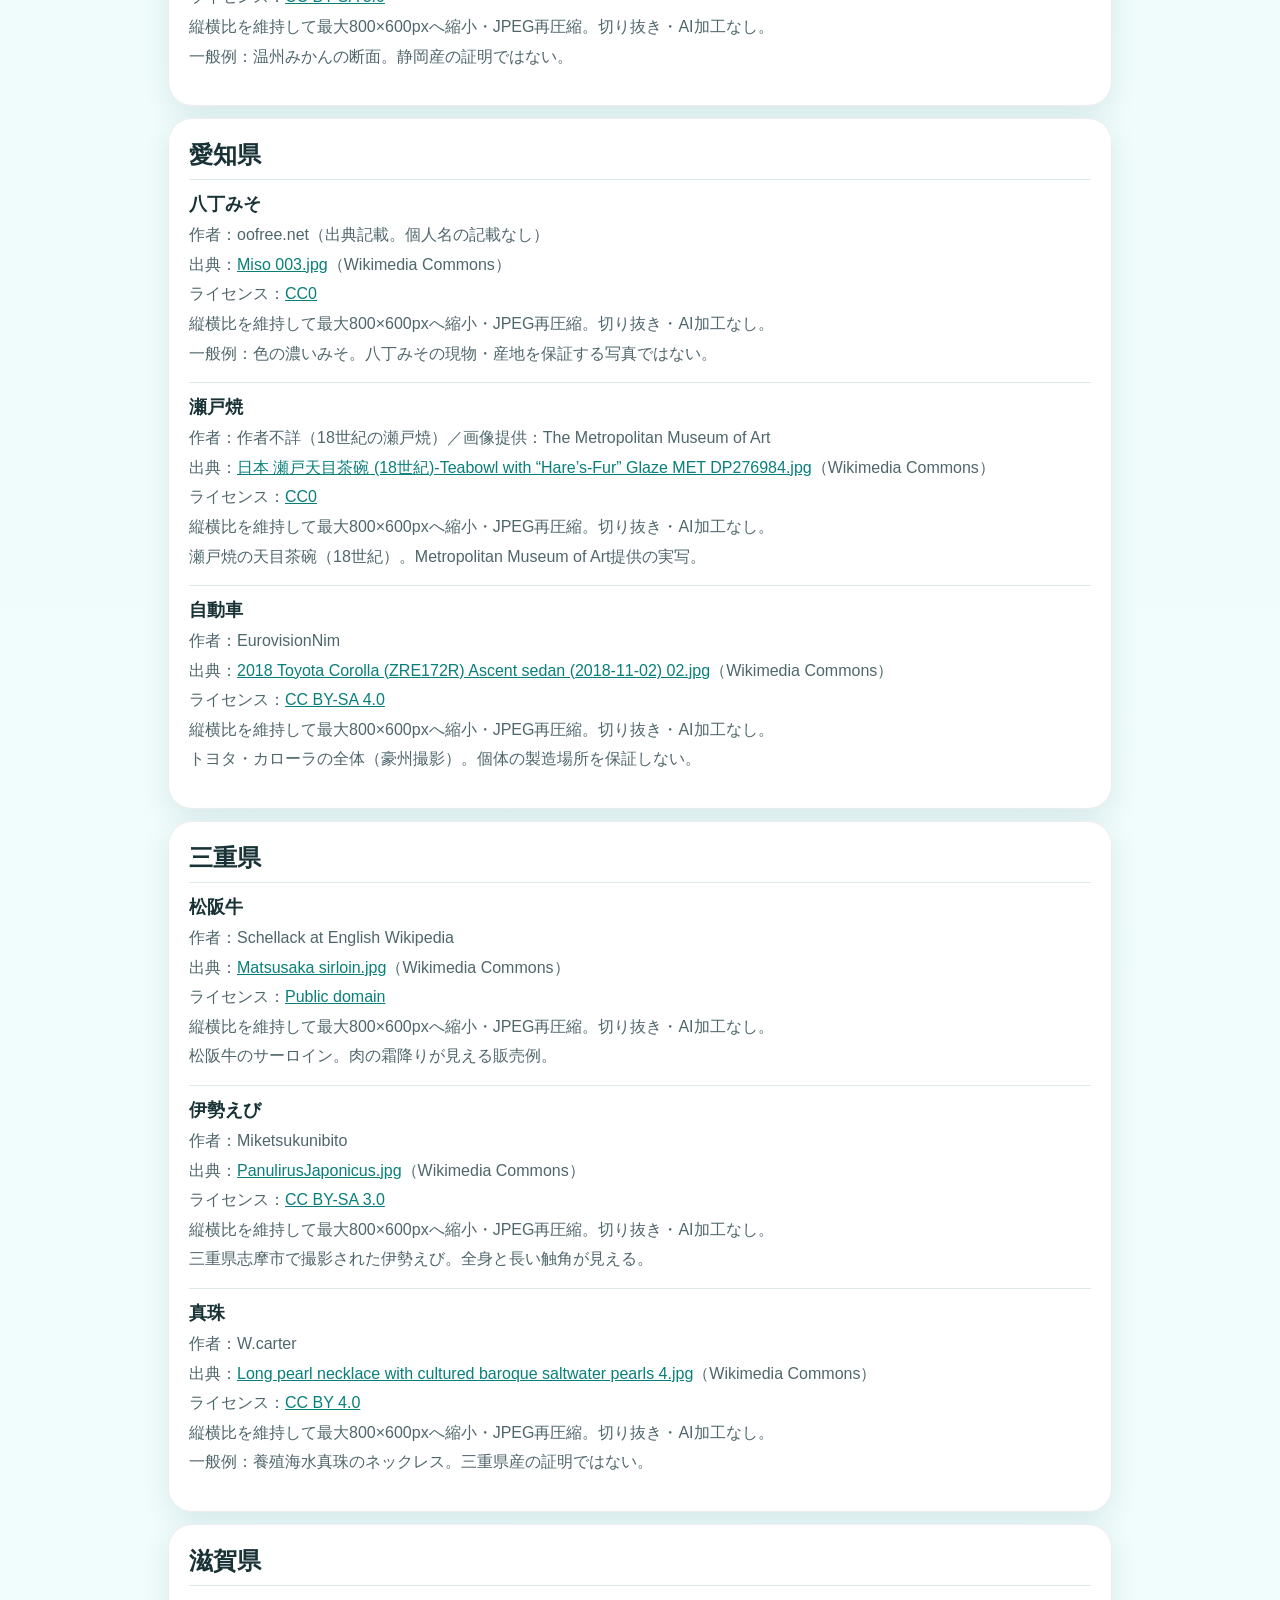
<file: packages/japan/image-credits.html>
<!doctype html>
<html lang="ja"><head>
<meta charset="utf-8"><meta name="viewport" content="width=device-width,initial-scale=1,viewport-fit=cover">
<meta name="theme-color" content="#08a6a0"><link rel="manifest" href="../../manifest.webmanifest"><link rel="apple-touch-icon" href="../../assets/icon-192.png">
<meta name="studymap-root" content="../../">
<title>画像の出典 | StudyMap</title>
<link rel="stylesheet" href="../../core/studymap.css">
<style>
.credit-wrap{width:min(980px,100%);margin:auto;padding:18px}
.credit-card{padding:20px;margin-bottom:12px}
.credit-card h2{margin:0 0 8px}
.credit-card p{margin:4px 0;color:#4f666c;line-height:1.6}
.credit-card a{color:#087f7a;overflow-wrap:anywhere}
.credit-item{padding:12px 0;border-top:1px solid #dde8e8}
.credit-item h3{margin:0 0 6px;font-size:18px}
</style>
<link rel="stylesheet" href="../../core/bgm.css?v=20261013-2">
</head><body>
<header class="sm-header has-audio">
<a class="sm-back" href="specialty-learn.html">←</a>
<div class="sm-header-title">画像の出典・ライセンス</div>
<div class="sm-audio-controls"><button class="sm-audio-btn" data-studymap-bgm aria-pressed="false" aria-label="BGM OFF：オンにする">× BGM OFF</button><button class="sm-audio-btn" data-studymap-sfx>🔊 効果音 ON</button></div></header>
<main class="credit-wrap">
<p>写真の出典・作者・利用条件です。CC BY-SA画像の加工版には同じライセンスが適用されます。</p>
<section class="sm-card credit-card"><h2>北海道</h2>
<div class="credit-item"><h3>じゃがいも</h3><p>作者：USDA</p><p>出典：<a href="https://commons.wikimedia.org/wiki/File:Potatoes.jpg">Potatoes.jpg</a>（Wikimedia Commons）</p><p>ライセンス：<a href="https://commons.wikimedia.org/wiki/Template:PD-USGov-USDA">Public Domain</a></p><p>既存の縮小・圧縮済み画像を変更せず維持。出典情報は従来の記録を引き継ぎ。</p></div>
<div class="credit-item"><h3>小麦</h3><p>作者：Dominik Martin</p><p>出典：<a href="https://commons.wikimedia.org/wiki/File:Wheat_Crop_%28Unsplash%29.jpg">Wheat Crop (Unsplash).jpg</a>（Wikimedia Commons）</p><p>ライセンス：<a href="https://creativecommons.org/publicdomain/zero/1.0/">CC0 1.0</a></p><p>既存の縮小・圧縮済み画像を変更せず維持。出典情報は従来の記録を引き継ぎ。</p></div>
<div class="credit-item"><h3>酪農</h3><p>作者：Keith Weller / USDA</p><p>出典：<a href="https://commons.wikimedia.org/wiki/File:Cow_female_black_white.jpg">Cow female black white.jpg</a>（Wikimedia Commons）</p><p>ライセンス：<a href="https://commons.wikimedia.org/wiki/Template:PD-USGov-USDA">Public Domain</a></p><p>既存の縮小・圧縮済み画像を変更せず維持。出典情報は従来の記録を引き継ぎ。</p></div>
</section>
<section class="sm-card credit-card"><h2>青森県</h2>
<div class="credit-item"><h3>りんご</h3><p>作者：Goose friend</p><p>出典：<a href="https://commons.wikimedia.org/wiki/File:A_photo_with_apples_of_different_color.jpg">A photo with apples of different color.jpg</a>（Wikimedia Commons）</p><p>ライセンス：<a href="https://creativecommons.org/publicdomain/zero/1.0/">CC0 1.0</a></p><p>既存の縮小・圧縮済み画像を変更せず維持。出典情報は従来の記録を引き継ぎ。</p></div>
<div class="credit-item"><h3>にんにく</h3><p>作者：LoboStudio Hamburg</p><p>出典：<a href="https://commons.wikimedia.org/wiki/File:Garlic_and_Herbs_%28Unsplash%29.jpg">Garlic and Herbs (Unsplash).jpg</a>（Wikimedia Commons）</p><p>ライセンス：<a href="https://creativecommons.org/publicdomain/zero/1.0/">CC0 1.0</a></p><p>既存の縮小・圧縮済み画像を変更せず維持。出典情報は従来の記録を引き継ぎ。</p></div>
<div class="credit-item"><h3>ねぶた祭</h3><p>作者：Diego Molla</p><p>出典：<a href="https://commons.wikimedia.org/wiki/File:Aomori_Nebuta_Festival.jpg">Aomori Nebuta Festival.jpg</a>（Wikimedia Commons）</p><p>ライセンス：<a href="https://creativecommons.org/licenses/by-sa/3.0/">CC BY-SA 3.0</a></p><p>既存の縮小・圧縮済み画像を変更せず維持。出典情報は従来の記録を引き継ぎ。</p></div>
</section>
<section class="sm-card credit-card"><h2>岩手県</h2>
<div class="credit-item"><h3>わんこそば</h3><p>作者：shiraga</p><p>出典：<a href="https://commons.wikimedia.org/wiki/File:Wanko_soba.jpg">Wanko soba.jpg</a>（Wikimedia Commons）</p><p>ライセンス：<a href="https://creativecommons.org/licenses/by/2.0/">CC BY 2.0</a></p><p>既存の縮小・圧縮済み画像を変更せず維持。出典情報は従来の記録を引き継ぎ。</p></div>
<div class="credit-item"><h3>南部鉄器</h3><p>作者：Misakubo</p><p>出典：<a href="https://commons.wikimedia.org/wiki/File:Nambu_Tetsubin.jpg">Nambu Tetsubin.jpg</a>（Wikimedia Commons）</p><p>ライセンス：<a href="https://creativecommons.org/licenses/by-sa/3.0/">CC BY-SA 3.0</a></p><p>既存の縮小・圧縮済み画像を変更せず維持。出典情報は従来の記録を引き継ぎ。</p></div>
<div class="credit-item"><h3>中尊寺金色堂</h3><p>作者：Higa4</p><p>出典：<a href="https://commons.wikimedia.org/wiki/File:Konjikido_%28Chusonji%29_01.jpg">Konjikido (Chusonji) 01.jpg</a>（Wikimedia Commons）</p><p>ライセンス：<a href="https://creativecommons.org/publicdomain/zero/1.0/">CC0 1.0</a></p><p>既存の縮小・圧縮済み画像を変更せず維持。出典情報は従来の記録を引き継ぎ。</p></div>
</section>
<section class="sm-card credit-card"><h2>宮城県</h2>
<div class="credit-item"><h3>米</h3><p>作者：No machine-readable author provided. Kinori assumed (based on copyright claims).</p><p>出典：<a href="https://commons.wikimedia.org/wiki/File:RicePaddyInAutumnJapan2005-9Japan.jpg">RicePaddyInAutumnJapan2005-9Japan.jpg</a>（Wikimedia Commons）</p><p>ライセンス：<a href="https://commons.wikimedia.org/wiki/Template:PD-self">Public domain</a></p><p>縦横比を維持して最大800×600pxへ縮小・JPEG再圧縮。切り抜き・AI加工なし。</p></div>
<div class="credit-item"><h3>笹かまぼこ</h3><p>作者：SEKIUCHI</p><p>出典：<a href="https://commons.wikimedia.org/wiki/File:Sasakamaboko.jpg">Sasakamaboko.jpg</a>（Wikimedia Commons）</p><p>ライセンス：<a href="http://creativecommons.org/licenses/by-sa/3.0/">CC BY-SA 3.0</a></p><p>縦横比を維持して最大800×600pxへ縮小・JPEG再圧縮。切り抜き・AI加工なし。</p></div>
<div class="credit-item"><h3>かき</h3><p>作者：franck injapan from Tokyo, Japan</p><p>出典：<a href="https://commons.wikimedia.org/wiki/File:Japan_-_Matsushima_(28157318550).jpg">Japan - Matsushima (28157318550).jpg</a>（Wikimedia Commons）</p><p>ライセンス：<a href="http://creativecommons.org/publicdomain/zero/1.0/deed.en">CC0</a></p><p>縦横比を維持して最大800×600pxへ縮小・JPEG再圧縮。切り抜き・AI加工なし。</p></div>
</section>
<section class="sm-card credit-card"><h2>秋田県</h2>
<div class="credit-item"><h3>米</h3><p>作者：Douglas Paul Perkins</p><p>出典：<a href="https://commons.wikimedia.org/wiki/File:Kami-Noyake_rice_field.jpg">Kami-Noyake rice field.jpg</a>（Wikimedia Commons）</p><p>ライセンス：<a href="https://creativecommons.org/licenses/by/4.0">CC BY 4.0</a></p><p>縦横比を維持して最大800×600pxへ縮小・JPEG再圧縮。切り抜き・AI加工なし。</p></div>
<div class="credit-item"><h3>きりたんぽ</h3><p>作者：Douglas P Perkins</p><p>出典：<a href="https://commons.wikimedia.org/wiki/File:Grilled_kiritanpo_2.jpg">Grilled kiritanpo 2.jpg</a>（Wikimedia Commons）</p><p>ライセンス：<a href="https://creativecommons.org/licenses/by-sa/3.0">CC BY-SA 3.0</a></p><p>縦横比を維持して最大800×600pxへ縮小・JPEG再圧縮。切り抜き・AI加工なし。</p></div>
<div class="credit-item"><h3>大館曲げわっぱ</h3><p>作者：sota</p><p>出典：<a href="https://commons.wikimedia.org/wiki/File:%E5%88%9D%E3%80%81%E7%A7%8B%E7%94%B0%E6%9D%89%E6%9B%B2%E3%81%92%E3%82%8F%E3%81%A3%E3%81%B1_(2914609193).jpg">初、秋田杉曲げわっぱ (2914609193).jpg</a>（Wikimedia Commons）</p><p>ライセンス：<a href="https://creativecommons.org/licenses/by-sa/2.0">CC BY-SA 2.0</a></p><p>縦横比を維持して最大800×600pxへ縮小・JPEG再圧縮。切り抜き・AI加工なし。</p><p>一般例：秋田杉の曲げわっぱ弁当箱。薄い木を曲げた側面が分かる。大館産の証明ではない。</p></div>
</section>
<section class="sm-card credit-card"><h2>山形県</h2>
<div class="credit-item"><h3>さくらんぼ</h3><p>作者：Rei at en.wikipedia</p><p>出典：<a href="https://commons.wikimedia.org/wiki/File:YamagataCherries.jpg">YamagataCherries.jpg</a>（Wikimedia Commons）</p><p>ライセンス：<a href="http://creativecommons.org/licenses/by-sa/3.0/">CC BY-SA 3.0</a></p><p>縦横比を維持して最大800×600pxへ縮小・JPEG再圧縮。切り抜き・AI加工なし。</p></div>
<div class="credit-item"><h3>米沢牛</h3><p>作者：Jpatokal</p><p>出典：<a href="https://commons.wikimedia.org/wiki/File:Kajikaso_Dinner_SukiyakiBefore.JPG">Kajikaso Dinner SukiyakiBefore.JPG</a>（Wikimedia Commons）</p><p>ライセンス：<a href="https://creativecommons.org/licenses/by-sa/4.0">CC BY-SA 4.0</a></p><p>縦横比を維持して最大800×600pxへ縮小・JPEG再圧縮。切り抜き・AI加工なし。</p></div>
<div class="credit-item"><h3>ラ・フランス</h3><p>作者：氷鷺 at Japanese Wikipedia / Hisagi</p><p>出典：<a href="https://commons.wikimedia.org/wiki/File:Pear_lafrance.jpg">Pear lafrance.jpg</a>（Wikimedia Commons）</p><p>ライセンス：<a href="http://creativecommons.org/licenses/by-sa/3.0/">CC BY-SA 3.0</a></p><p>縦横比を維持して最大800×600pxへ縮小・JPEG再圧縮。切り抜き・AI加工なし。</p><p>ラ・フランスの果実。山形県産の証明ではない。</p></div>
</section>
<section class="sm-card credit-card"><h2>福島県</h2>
<div class="credit-item"><h3>喜多方ラーメン</h3><p>作者：macyu from Kitakata, Kitakata</p><p>出典：<a href="https://commons.wikimedia.org/wiki/File:Kitakata_ramen_by_macyu_in_Yamagata.jpg">Kitakata ramen by macyu in Yamagata.jpg</a>（Wikimedia Commons）</p><p>ライセンス：<a href="https://creativecommons.org/licenses/by/2.0">CC BY 2.0</a></p><p>縦横比を維持して最大800×600pxへ縮小・JPEG再圧縮。切り抜き・AI加工なし。</p></div>
<div class="credit-item"><h3>赤べこ</h3><p>作者：Wdqh</p><p>出典：<a href="https://commons.wikimedia.org/wiki/File:Akabeko0926.jpg">Akabeko0926.jpg</a>（Wikimedia Commons）</p><p>ライセンス：<a href="https://creativecommons.org/licenses/by-sa/4.0">CC BY-SA 4.0</a></p><p>縦横比を維持して最大800×600pxへ縮小・JPEG再圧縮。切り抜き・AI加工なし。</p></div>
<div class="credit-item"><h3>もも</h3><p>作者：Jack Dykinga, USDA</p><p>出典：<a href="https://commons.wikimedia.org/wiki/File:Autumn_Red_peaches.jpg">Autumn Red peaches.jpg</a>（Wikimedia Commons）</p><p>ライセンス：<a href="https://commons.wikimedia.org/wiki/Template:PD-USGov-USDA">Public domain</a></p><p>縦横比を維持して最大800×600pxへ縮小・JPEG再圧縮。切り抜き・AI加工なし。</p><p>一般例：ももの果実と断面。山梨県の項目と同じ出典。福島県産の証明ではない。</p></div>
</section>
<section class="sm-card credit-card"><h2>茨城県</h2>
<div class="credit-item"><h3>納豆</h3><p>作者：Bakkai at Japanese Wikipedia</p><p>出典：<a href="https://commons.wikimedia.org/wiki/File:Natto_wrapped_in_straw.jpg">Natto wrapped in straw.jpg</a>（Wikimedia Commons）</p><p>ライセンス：<a href="http://creativecommons.org/licenses/by-sa/3.0/">CC BY-SA 3.0</a></p><p>縦横比を維持して最大800×600pxへ縮小・JPEG再圧縮。切り抜き・AI加工なし。</p></div>
<div class="credit-item"><h3>メロン</h3><p>作者：Miyuki Meinaka</p><p>出典：<a href="https://commons.wikimedia.org/wiki/File:Asahi_Melons,_Hokota,_Ibaraki.jpg">Asahi Melons, Hokota, Ibaraki.jpg</a>（Wikimedia Commons）</p><p>ライセンス：<a href="https://creativecommons.org/licenses/by-sa/4.0">CC BY-SA 4.0</a></p><p>縦横比を維持して最大800×600pxへ縮小・JPEG再圧縮。切り抜き・AI加工なし。</p></div>
<div class="credit-item"><h3>れんこん</h3><p>作者：FotoosRobin</p><p>出典：<a href="https://commons.wikimedia.org/wiki/File:Lotus_root.jpg">Lotus root.jpg</a>（Wikimedia Commons）</p><p>ライセンス：<a href="https://creativecommons.org/licenses/by-sa/2.0">CC BY-SA 2.0</a></p><p>縦横比を維持して最大800×600pxへ縮小・JPEG再圧縮。切り抜き・AI加工なし。</p><p>一般例：れんこんの全体と穴のある断面。茨城県産の証明ではない。</p></div>
</section>
<section class="sm-card credit-card"><h2>栃木県</h2>
<div class="credit-item"><h3>いちご</h3><p>作者：Miyuki Meinaka</p><p>出典：<a href="https://commons.wikimedia.org/wiki/File:Nyoho,_strawberry_originally_created_in_Tochigi_prefecture.jpg">Nyoho, strawberry originally created in Tochigi prefecture.jpg</a>（Wikimedia Commons）</p><p>ライセンス：<a href="https://creativecommons.org/licenses/by-sa/4.0">CC BY-SA 4.0</a></p><p>縦横比を維持して最大800×600pxへ縮小・JPEG再圧縮。切り抜き・AI加工なし。</p></div>
<div class="credit-item"><h3>益子焼</h3><p>作者：Photograph believed to be taken by w:Karl Martz ca. 1972.</p><p>出典：<a href="https://commons.wikimedia.org/wiki/File:Vase_made_in_Mashiko,_Japan,_by_Karl_Martz_ca._1972.jpg">Vase made in Mashiko, Japan, by Karl Martz ca. 1972.jpg</a>（Wikimedia Commons）</p><p>ライセンス：<a href="https://creativecommons.org/licenses/by-sa/4.0">CC BY-SA 4.0</a></p><p>縦横比を維持して最大800×600pxへ縮小・JPEG再圧縮。切り抜き・AI加工なし。</p></div>
<div class="credit-item"><h3>かんぴょう</h3><p>作者：Sakurai Midori</p><p>出典：<a href="https://commons.wikimedia.org/wiki/File:Kampyo.JPG">Kampyo.JPG</a>（Wikimedia Commons）</p><p>ライセンス：<a href="http://creativecommons.org/licenses/by-sa/3.0/">CC BY-SA 3.0</a></p><p>縦横比を維持して最大800×600pxへ縮小・JPEG再圧縮。切り抜き・AI加工なし。</p><p>一般例：干したユウガオの細長い帯。栃木県産の証明ではない。</p></div>
</section>
<section class="sm-card credit-card"><h2>群馬県</h2>
<div class="credit-item"><h3>こんにゃく</h3><p>作者：nyaa_birdies_perch from Udon and Soba Restaurant Kayo Tei in Ise, Nakanojo, Gunma</p><p>出典：<a href="https://commons.wikimedia.org/wiki/File:Miso_konnyaku_by_nyaa_birdies_perch_in_Nakanojo,_Gunma.jpg">Miso konnyaku by nyaa birdies perch in Nakanojo, Gunma.jpg</a>（Wikimedia Commons）</p><p>ライセンス：<a href="https://creativecommons.org/licenses/by/2.0">CC BY 2.0</a></p><p>縦横比を維持して最大800×600pxへ縮小・JPEG再圧縮。切り抜き・AI加工なし。</p></div>
<div class="credit-item"><h3>高崎だるま</h3><p>作者：puffyjet</p><p>出典：<a href="https://commons.wikimedia.org/wiki/File:Daruma_dolls_at_Daruma-ji_(Takasaki)_2010-04-01_01.jpg">Daruma dolls at Daruma-ji (Takasaki) 2010-04-01 01.jpg</a>（Wikimedia Commons）</p><p>ライセンス：<a href="https://creativecommons.org/licenses/by/2.0">CC BY 2.0</a></p><p>縦横比を維持して最大800×600pxへ縮小・JPEG再圧縮。切り抜き・AI加工なし。</p></div>
<div class="credit-item"><h3>下仁田ねぎ</h3><p>作者：Modeha</p><p>出典：<a href="https://commons.wikimedia.org/wiki/File:Shimonitanegi.jpg">Shimonitanegi.jpg</a>（Wikimedia Commons）</p><p>ライセンス：<a href="https://creativecommons.org/licenses/by-sa/1.0">CC BY-SA 1.0</a></p><p>縦横比を維持して最大800×600pxへ縮小・JPEG再圧縮。切り抜き・AI加工なし。</p></div>
</section>
<section class="sm-card credit-card"><h2>埼玉県</h2>
<div class="credit-item"><h3>草加せんべい</h3><p>作者：Ebiebi2</p><p>出典：<a href="https://commons.wikimedia.org/wiki/File:Senbei3.jpg">Senbei3.jpg</a>（Wikimedia Commons）</p><p>ライセンス：<a href="https://creativecommons.org/licenses/by-sa/4.0">CC BY-SA 4.0</a></p><p>縦横比を維持して最大800×600pxへ縮小・JPEG再圧縮。切り抜き・AI加工なし。</p></div>
<div class="credit-item"><h3>狭山茶</h3><p>作者：No machine-readable author provided. Tokoroten assumed (based on copyright claims).</p><p>出典：<a href="https://commons.wikimedia.org/wiki/File:Sayama_teaba.jpg">Sayama teaba.jpg</a>（Wikimedia Commons）</p><p>ライセンス：<a href="https://commons.wikimedia.org/wiki/Template:PD-self">Public domain</a></p><p>縦横比を維持して最大800×600pxへ縮小・JPEG再圧縮。切り抜き・AI加工なし。</p></div>
<div class="credit-item"><h3>深谷ねぎ</h3><p>作者：Martin Abegglen</p><p>出典：<a href="https://commons.wikimedia.org/wiki/File:JA%E3%81%B5%E3%81%8B%E3%82%84_%E6%B7%B1%E8%B0%B7%E3%81%AD%E3%81%8E_(4100531049).jpg">JAふかや 深谷ねぎ (4100531049).jpg</a>（Wikimedia Commons）</p><p>ライセンス：<a href="https://creativecommons.org/licenses/by-sa/2.0">CC BY-SA 2.0</a></p><p>縦横比を維持して最大800×600pxへ縮小・JPEG再圧縮。切り抜き・AI加工なし。</p><p>JAふかやの箱に入った深谷ねぎ。白い部分と緑の葉が見える。</p></div>
</section>
<section class="sm-card credit-card"><h2>千葉県</h2>
<div class="credit-item"><h3>なし</h3><p>作者：katorisi</p><p>出典：<a href="https://commons.wikimedia.org/wiki/File:Pear-tree,katori-city,japan.JPG">Pear-tree,katori-city,japan.JPG</a>（Wikimedia Commons）</p><p>ライセンス：<a href="https://creativecommons.org/licenses/by/3.0">CC BY 3.0</a></p><p>縦横比を維持して最大800×600pxへ縮小・JPEG再圧縮。切り抜き・AI加工なし。</p></div>
<div class="credit-item"><h3>落花生</h3><p>作者：USDA Photo by: Alice Welch</p><p>出典：<a href="https://commons.wikimedia.org/wiki/File:Peanuts.jpg">Peanuts.jpg</a>（Wikimedia Commons）</p><p>ライセンス：<a href="https://commons.wikimedia.org/wiki/Template:PD-USGov-USDA">Public domain</a></p><p>縦横比を維持して最大800×600pxへ縮小・JPEG再圧縮。切り抜き・AI加工なし。</p><p>一般例：殻付き落花生と中の実。千葉県産の証明ではない。</p></div>
<div class="credit-item"><h3>しょうゆ</h3><p>作者：국립국어원</p><p>出典：<a href="https://commons.wikimedia.org/wiki/File:Soy_sauce_2.jpg">Soy sauce 2.jpg</a>（Wikimedia Commons）</p><p>ライセンス：<a href="https://creativecommons.org/licenses/by-sa/2.0/kr/deed.en">CC BY-SA 2.0 kr</a></p><p>縦横比を維持して最大800×600pxへ縮小・JPEG再圧縮。切り抜き・AI加工なし。</p><p>一般例：透明な器に入ったしょうゆ。韓国の資料写真で、千葉県産や日本の製法の証明ではない。</p></div>
</section>
<section class="sm-card credit-card"><h2>東京都</h2>
<div class="credit-item"><h3>もんじゃ焼き</h3><p>作者：Ogiyoshisan</p><p>出典：<a href="https://commons.wikimedia.org/wiki/File:Monja_After_DSCN2754_20111028.JPG">Monja After DSCN2754 20111028.JPG</a>（Wikimedia Commons）</p><p>ライセンス：<a href="https://creativecommons.org/licenses/by-sa/3.0">CC BY-SA 3.0</a></p><p>縦横比を維持して最大800×600pxへ縮小・JPEG再圧縮。切り抜き・AI加工なし。</p></div>
<div class="credit-item"><h3>江戸切子</h3><p>作者：User: (WT-shared) Shoestring at  wts wikivoyage</p><p>出典：<a href="https://commons.wikimedia.org/wiki/File:Edo-Kiriko.JPG">Edo-Kiriko.JPG</a>（Wikimedia Commons）</p><p>ライセンス：<a href="https://commons.wikimedia.org/wiki/Template:PD-self">Public domain</a></p><p>縦横比を維持して最大800×600pxへ縮小・JPEG再圧縮。切り抜き・AI加工なし。</p></div>
<div class="credit-item"><h3>小松菜</h3><p>作者：日陰猫Joga at Japanese Wikipedia</p><p>出典：<a href="https://commons.wikimedia.org/wiki/File:Komatsuna.jpg">Komatsuna.jpg</a>（Wikimedia Commons）</p><p>ライセンス：<a href="http://creativecommons.org/licenses/by-sa/3.0/">CC BY-SA 3.0</a></p><p>縦横比を維持して最大800×600pxへ縮小・JPEG再圧縮。切り抜き・AI加工なし。</p><p>一般例：小松菜の葉と茎。東京都産の証明ではない。</p></div>
</section>
<section class="sm-card credit-card"><h2>神奈川県</h2>
<div class="credit-item"><h3>かまぼこ</h3><p>作者：Kinori</p><p>出典：<a href="https://commons.wikimedia.org/wiki/File:Kamaboko.jpg">Kamaboko.jpg</a>（Wikimedia Commons）</p><p>ライセンス：<a href="https://commons.wikimedia.org/wiki/Template:PD-user">Public domain</a></p><p>縦横比を維持して最大800×600pxへ縮小・JPEG再圧縮。切り抜き・AI加工なし。</p><p>一般例：紅白の板かまぼこ。小田原産の証明ではない。</p></div>
<div class="credit-item"><h3>しゅうまい</h3><p>作者：Fred Cherrygarden</p><p>出典：<a href="https://commons.wikimedia.org/wiki/File:Junkaikaku_-_Shumai.jpg">Junkaikaku - Shumai.jpg</a>（Wikimedia Commons）</p><p>ライセンス：<a href="https://creativecommons.org/licenses/by-sa/4.0">CC BY-SA 4.0</a></p><p>縦横比を維持して最大800×600pxへ縮小・JPEG再圧縮。切り抜き・AI加工なし。</p><p>横浜・順海閣のしゅうまい。皮と具が見える。</p></div>
<div class="credit-item"><h3>箱根寄木細工</h3><p>作者：Eugene Alvin Villar (seav)</p><p>出典：<a href="https://commons.wikimedia.org/wiki/File:Japanese_puzzle_box_(yosegi)_-_closed.jpg">Japanese puzzle box (yosegi) - closed.jpg</a>（Wikimedia Commons）</p><p>ライセンス：<a href="https://creativecommons.org/licenses/by-sa/4.0">CC BY-SA 4.0</a></p><p>縦横比を維持して最大800×600pxへ縮小・JPEG再圧縮。切り抜き・AI加工なし。</p><p>寄木模様の秘密箱。出典は寄木細工と明記。</p></div>
</section>
<section class="sm-card credit-card"><h2>新潟県</h2>
<div class="credit-item"><h3>米</h3><p>作者：No machine-readable author provided. Kinori assumed (based on copyright claims).</p><p>出典：<a href="https://commons.wikimedia.org/wiki/File:RicePaddyInAutumnJapan2005-9Japan.jpg">RicePaddyInAutumnJapan2005-9Japan.jpg</a>（Wikimedia Commons）</p><p>ライセンス：<a href="https://commons.wikimedia.org/wiki/Template:PD-self">Public domain</a></p><p>縦横比を維持して最大800×600pxへ縮小・JPEG再圧縮。切り抜き・AI加工なし。</p><p>一般例：実った日本の稲田。宮城の既存写真と同じ出典で、新潟産の証明ではない。</p></div>
<div class="credit-item"><h3>へぎそば</h3><p>作者：Yuki Shimazu</p><p>出典：<a href="https://commons.wikimedia.org/wiki/File:Hegi_soba,_Kojima-ya,_Niigata_station.jpg">Hegi soba, Kojima-ya, Niigata station.jpg</a>（Wikimedia Commons）</p><p>ライセンス：<a href="https://creativecommons.org/licenses/by-sa/2.0">CC BY-SA 2.0</a></p><p>縦横比を維持して最大800×600pxへ縮小・JPEG再圧縮。切り抜き・AI加工なし。</p><p>新潟駅・小嶋屋のへぎそば。木の器と麺が見える。</p></div>
<div class="credit-item"><h3>錦鯉</h3><p>作者：Asturio Cantabrio</p><p>出典：<a href="https://commons.wikimedia.org/wiki/File:Ojiya_Nishikigoi_no_Sato_ac_(3).jpg">Ojiya Nishikigoi no Sato ac (3).jpg</a>（Wikimedia Commons）</p><p>ライセンス：<a href="https://creativecommons.org/licenses/by-sa/4.0">CC BY-SA 4.0</a></p><p>縦横比を維持して最大800×600pxへ縮小・JPEG再圧縮。切り抜き・AI加工なし。</p><p>新潟県小千谷市・錦鯉の里の錦鯉。</p></div>
</section>
<section class="sm-card credit-card"><h2>富山県</h2>
<div class="credit-item"><h3>ますずし</h3><p>作者：Sougenma</p><p>出典：<a href="https://commons.wikimedia.org/wiki/File:%E7%AC%B9%E3%81%94%E3%81%A8%E5%88%87%E3%81%A3%E3%81%9F%E3%81%BE%E3%81%99%E5%AF%BF%E3%81%97.JPG">笹ごと切ったます寿し.JPG</a>（Wikimedia Commons）</p><p>ライセンス：<a href="https://creativecommons.org/licenses/by-sa/4.0">CC BY-SA 4.0</a></p><p>縦横比を維持して最大800×600pxへ縮小・JPEG再圧縮。切り抜き・AI加工なし。</p><p>富山のますずし。笹を一部開き、切り口が見える。</p></div>
<div class="credit-item"><h3>ほたるいか</h3><p>作者：ja:user:Dieno</p><p>出典：<a href="https://commons.wikimedia.org/wiki/File:Watasenia_scintillans.jpg">Watasenia scintillans.jpg</a>（Wikimedia Commons）</p><p>ライセンス：<a href="https://commons.wikimedia.org/wiki/Template:PD-user">Public domain</a></p><p>縦横比を維持して最大800×600pxへ縮小・JPEG再圧縮。切り抜き・AI加工なし。</p><p>ほたるいかの全身が見える標本写真。発光の様子ではない。</p></div>
<div class="credit-item"><h3>チューリップ</h3><p>作者：John O&#x27;Neill</p><p>出典：<a href="https://commons.wikimedia.org/wiki/File:Tulipa_suaveolens_floriade_to_Canberra.jpg">Tulipa suaveolens floriade to Canberra.jpg</a>（Wikimedia Commons）</p><p>ライセンス：<a href="http://creativecommons.org/licenses/by-sa/3.0/">CC BY-SA 3.0</a></p><p>縦横比を維持して最大800×600pxへ縮小・JPEG再圧縮。切り抜き・AI加工なし。</p><p>一般例：チューリップの花（豪州撮影）。球根ではなく花の姿を示す。</p></div>
</section>
<section class="sm-card credit-card"><h2>石川県</h2>
<div class="credit-item"><h3>輪島塗</h3><p>作者：fitm</p><p>出典：<a href="https://commons.wikimedia.org/wiki/File:Wajimanurie.JPG">Wajimanurie.JPG</a>（Wikimedia Commons）</p><p>ライセンス：<a href="https://creativecommons.org/licenses/by-sa/3.0">CC BY-SA 3.0</a></p><p>縦横比を維持して最大800×600pxへ縮小・JPEG再圧縮。切り抜き・AI加工なし。</p><p>輪島塗の赤い器一式。</p></div>
<div class="credit-item"><h3>金箔</h3><p>作者：Eckhard Pecher</p><p>出典：<a href="https://commons.wikimedia.org/wiki/File:Kanazawa_Gold_Factory.jpg">Kanazawa Gold Factory.jpg</a>（Wikimedia Commons）</p><p>ライセンス：<a href="https://creativecommons.org/licenses/by/2.5">CC BY 2.5</a></p><p>縦横比を維持して最大800×600pxへ縮小・JPEG再圧縮。切り抜き・AI加工なし。</p><p>金沢の金箔。薄い金を扱っている様子。</p></div>
</section>
<section class="sm-card credit-card"><h2>福井県</h2>
<div class="credit-item"><h3>越前がに</h3><p>作者：さかおり</p><p>出典：<a href="https://commons.wikimedia.org/wiki/File:Boiled_Echizen_crab_(snow_crab)_male_and_female.jpg">Boiled Echizen crab (snow crab) male and female.jpg</a>（Wikimedia Commons）</p><p>ライセンス：<a href="https://creativecommons.org/licenses/by-sa/4.0">CC BY-SA 4.0</a></p><p>縦横比を維持して最大800×600pxへ縮小・JPEG再圧縮。切り抜き・AI加工なし。</p><p>ゆでた越前がに。大きい雄と小さい雌が同じ皿にある。項目は雄を指す。</p></div>
<div class="credit-item"><h3>越前和紙</h3><p>作者：UFshio</p><p>出典：<a href="https://commons.wikimedia.org/wiki/File:Echizen_washi_image.01.jpg">Echizen washi image.01.jpg</a>（Wikimedia Commons）</p><p>ライセンス：<a href="https://creativecommons.org/licenses/by-sa/4.0">CC BY-SA 4.0</a></p><p>縦横比を維持して最大800×600pxへ縮小・JPEG再圧縮。切り抜き・AI加工なし。</p><p>越前和紙の紙すき工程。完成品ではなく作り方が見える実写。</p></div>
<div class="credit-item"><h3>めがねフレーム</h3><p>作者：Batholith (talk)</p><p>出典：<a href="https://commons.wikimedia.org/wiki/File:Glasses_20101107b.jpg">Glasses 20101107b.jpg</a>（Wikimedia Commons）</p><p>ライセンス：<a href="https://commons.wikimedia.org/wiki/Template:PD-self">Public domain</a></p><p>縦横比を維持して最大800×600pxへ縮小・JPEG再圧縮。切り抜き・AI加工なし。</p><p>一般例：めがねの全体。鯖江製の証明ではない。</p></div>
</section>
<section class="sm-card credit-card"><h2>山梨県</h2>
<div class="credit-item"><h3>ぶどう</h3><p>作者：Tomomarusan</p><p>出典：<a href="https://commons.wikimedia.org/wiki/File:Kyoho-grape.jpg">Kyoho-grape.jpg</a>（Wikimedia Commons）</p><p>ライセンス：<a href="https://creativecommons.org/licenses/by/2.5">CC BY 2.5</a></p><p>縦横比を維持して最大800×600pxへ縮小・JPEG再圧縮。切り抜き・AI加工なし。</p><p>一般例：巨峰の房。山梨産の証明ではない。</p></div>
<div class="credit-item"><h3>もも</h3><p>作者：Jack Dykinga, USDA</p><p>出典：<a href="https://commons.wikimedia.org/wiki/File:Autumn_Red_peaches.jpg">Autumn Red peaches.jpg</a>（Wikimedia Commons）</p><p>ライセンス：<a href="https://commons.wikimedia.org/wiki/Template:PD-USGov-USDA">Public domain</a></p><p>縦横比を維持して最大800×600pxへ縮小・JPEG再圧縮。切り抜き・AI加工なし。</p><p>一般例：ももの果実と断面。山梨産の証明ではない。</p></div>
<div class="credit-item"><h3>ほうとう</h3><p>作者：No machine-readable author provided. Jungle assumed (based on copyright claims).</p><p>出典：<a href="https://commons.wikimedia.org/wiki/File:Houtou.jpg">Houtou.jpg</a>（Wikimedia Commons）</p><p>ライセンス：<a href="http://creativecommons.org/licenses/by-sa/3.0/">CC BY-SA 3.0</a></p><p>縦横比を維持して最大800×600pxへ縮小・JPEG再圧縮。切り抜き・AI加工なし。</p><p>山梨県・小作のほうとう。平たい麺と野菜が見える。</p></div>
</section>
<section class="sm-card credit-card"><h2>長野県</h2>
<div class="credit-item"><h3>信州そば</h3><p>作者：663highland</p><p>出典：<a href="https://commons.wikimedia.org/wiki/File:160429_Shinshu_soba_Nagano_Japan01s8.jpg">160429 Shinshu soba Nagano Japan01s8.jpg</a>（Wikimedia Commons）</p><p>ライセンス：<a href="https://creativecommons.org/licenses/by/2.5">CC BY 2.5</a></p><p>縦横比を維持して最大800×600pxへ縮小・JPEG再圧縮。切り抜き・AI加工なし。</p><p>長野市飯綱の信州そば。天ぷらなどを添えた提供例。</p></div>
<div class="credit-item"><h3>りんご</h3><p>作者：Abhijit Tembhekar from Mumbai, India</p><p>出典：<a href="https://commons.wikimedia.org/wiki/File:Red_Apple.jpg">Red Apple.jpg</a>（Wikimedia Commons）</p><p>ライセンス：<a href="https://creativecommons.org/licenses/by/2.0">CC BY 2.0</a></p><p>縦横比を維持して最大800×600pxへ縮小・JPEG再圧縮。切り抜き・AI加工なし。</p><p>一般例：赤いりんご一個。長野産の証明ではない。</p></div>
<div class="credit-item"><h3>野沢菜</h3><p>作者：Ocdp</p><p>出典：<a href="https://commons.wikimedia.org/wiki/File:Nozawana_001.jpg">Nozawana 001.jpg</a>（Wikimedia Commons）</p><p>ライセンス：<a href="http://creativecommons.org/publicdomain/zero/1.0/deed.en">CC0</a></p><p>縦横比を維持して最大800×600pxへ縮小・JPEG再圧縮。切り抜き・AI加工なし。</p><p>野沢菜の漬物。葉とくきが見える。</p></div>
</section>
<section class="sm-card credit-card"><h2>岐阜県</h2>
<div class="credit-item"><h3>飛騨牛</h3><p>作者：Gofukuji</p><p>出典：<a href="https://commons.wikimedia.org/wiki/File:Hida_beef_with_Hoba-miso.jpg">Hida beef with Hoba-miso.jpg</a>（Wikimedia Commons）</p><p>ライセンス：<a href="http://creativecommons.org/publicdomain/zero/1.0/deed.en">CC0</a></p><p>縦横比を維持して最大800×600pxへ縮小・JPEG再圧縮。切り抜き・AI加工なし。</p><p>飛騨牛の朴葉みそ料理。加熱前の肉が見える。</p></div>
<div class="credit-item"><h3>美濃焼</h3><p>作者：KimonBerlin</p><p>出典：<a href="https://commons.wikimedia.org/wiki/File:Tea_bowl_Furisode_Mino_ware.jpg">Tea bowl Furisode Mino ware.jpg</a>（Wikimedia Commons）</p><p>ライセンス：<a href="https://creativecommons.org/licenses/by-sa/2.0">CC BY-SA 2.0</a></p><p>縦横比を維持して最大800×600pxへ縮小・JPEG再圧縮。切り抜き・AI加工なし。</p><p>美濃焼・志野の茶碗「振袖」。</p></div>
<div class="credit-item"><h3>美濃和紙</h3><p>作者：Tomomarusan</p><p>出典：<a href="https://commons.wikimedia.org/wiki/File:Washi(Sugihara_paper).JPG">Washi(Sugihara paper).JPG</a>（Wikimedia Commons）</p><p>ライセンス：<a href="https://creativecommons.org/licenses/by/2.5">CC BY 2.5</a></p><p>縦横比を維持して最大800×600pxへ縮小・JPEG再圧縮。切り抜き・AI加工なし。</p><p>一般例：和紙の形・色・繊維が分かる杉原紙。美濃和紙の現物ではない。</p></div>
</section>
<section class="sm-card credit-card"><h2>静岡県</h2>
<div class="credit-item"><h3>茶</h3><p>作者：MaedaAkihiko</p><p>出典：<a href="https://commons.wikimedia.org/wiki/File:Tea-plantation_Shizuoka-Fukuroi.jpg">Tea-plantation Shizuoka-Fukuroi.jpg</a>（Wikimedia Commons）</p><p>ライセンス：<a href="https://creativecommons.org/licenses/by-sa/4.0">CC BY-SA 4.0</a></p><p>縦横比を維持して最大800×600pxへ縮小・JPEG再圧縮。切り抜き・AI加工なし。</p><p>静岡県袋井市の茶畑。</p></div>
<div class="credit-item"><h3>うなぎ</h3><p>作者：Fumikas Sagisavas</p><p>出典：<a href="https://commons.wikimedia.org/wiki/File:Kabayaki_grilled_eel.jpg">Kabayaki grilled eel.jpg</a>（Wikimedia Commons）</p><p>ライセンス：<a href="http://creativecommons.org/publicdomain/zero/1.0/deed.en">CC0</a></p><p>縦横比を維持して最大800×600pxへ縮小・JPEG再圧縮。切り抜き・AI加工なし。</p><p>一般例：うなぎの蒲焼き。浜名湖産の証明ではない。</p></div>
<div class="credit-item"><h3>みかん</h3><p>作者：Tomomarusan</p><p>出典：<a href="https://commons.wikimedia.org/wiki/File:Citrus_unshiu-unshu_mikan.jpg">Citrus unshiu-unshu mikan.jpg</a>（Wikimedia Commons）</p><p>ライセンス：<a href="http://creativecommons.org/licenses/by-sa/3.0/">CC BY-SA 3.0</a></p><p>縦横比を維持して最大800×600pxへ縮小・JPEG再圧縮。切り抜き・AI加工なし。</p><p>一般例：温州みかんの断面。静岡産の証明ではない。</p></div>
</section>
<section class="sm-card credit-card"><h2>愛知県</h2>
<div class="credit-item"><h3>八丁みそ</h3><p>作者：oofree.net（出典記載。個人名の記載なし）</p><p>出典：<a href="https://commons.wikimedia.org/wiki/File:Miso_003.jpg">Miso 003.jpg</a>（Wikimedia Commons）</p><p>ライセンス：<a href="http://creativecommons.org/publicdomain/zero/1.0/deed.en">CC0</a></p><p>縦横比を維持して最大800×600pxへ縮小・JPEG再圧縮。切り抜き・AI加工なし。</p><p>一般例：色の濃いみそ。八丁みその現物・産地を保証する写真ではない。</p></div>
<div class="credit-item"><h3>瀬戸焼</h3><p>作者：作者不詳（18世紀の瀬戸焼）／画像提供：The Metropolitan Museum of Art</p><p>出典：<a href="https://commons.wikimedia.org/wiki/File:%E6%97%A5%E6%9C%AC_%E7%80%AC%E6%88%B8%E5%A4%A9%E7%9B%AE%E8%8C%B6%E7%A2%97_(18%E4%B8%96%E7%B4%80)-Teabowl_with_%E2%80%9CHare%E2%80%99s-Fur%E2%80%9D_Glaze_MET_DP276984.jpg">日本 瀬戸天目茶碗 (18世紀)-Teabowl with “Hare’s-Fur” Glaze MET DP276984.jpg</a>（Wikimedia Commons）</p><p>ライセンス：<a href="http://creativecommons.org/publicdomain/zero/1.0/deed.en">CC0</a></p><p>縦横比を維持して最大800×600pxへ縮小・JPEG再圧縮。切り抜き・AI加工なし。</p><p>瀬戸焼の天目茶碗（18世紀）。Metropolitan Museum of Art提供の実写。</p></div>
<div class="credit-item"><h3>自動車</h3><p>作者：EurovisionNim</p><p>出典：<a href="https://commons.wikimedia.org/wiki/File:2018_Toyota_Corolla_(ZRE172R)_Ascent_sedan_(2018-11-02)_02.jpg">2018 Toyota Corolla (ZRE172R) Ascent sedan (2018-11-02) 02.jpg</a>（Wikimedia Commons）</p><p>ライセンス：<a href="https://creativecommons.org/licenses/by-sa/4.0">CC BY-SA 4.0</a></p><p>縦横比を維持して最大800×600pxへ縮小・JPEG再圧縮。切り抜き・AI加工なし。</p><p>トヨタ・カローラの全体（豪州撮影）。個体の製造場所を保証しない。</p></div>
</section>
<section class="sm-card credit-card"><h2>三重県</h2>
<div class="credit-item"><h3>松阪牛</h3><p>作者：Schellack at English Wikipedia</p><p>出典：<a href="https://commons.wikimedia.org/wiki/File:Matsusaka_sirloin.jpg">Matsusaka sirloin.jpg</a>（Wikimedia Commons）</p><p>ライセンス：<a href="https://commons.wikimedia.org/wiki/Template:PD-self">Public domain</a></p><p>縦横比を維持して最大800×600pxへ縮小・JPEG再圧縮。切り抜き・AI加工なし。</p><p>松阪牛のサーロイン。肉の霜降りが見える販売例。</p></div>
<div class="credit-item"><h3>伊勢えび</h3><p>作者：Miketsukunibito</p><p>出典：<a href="https://commons.wikimedia.org/wiki/File:PanulirusJaponicus.jpg">PanulirusJaponicus.jpg</a>（Wikimedia Commons）</p><p>ライセンス：<a href="http://creativecommons.org/licenses/by-sa/3.0/">CC BY-SA 3.0</a></p><p>縦横比を維持して最大800×600pxへ縮小・JPEG再圧縮。切り抜き・AI加工なし。</p><p>三重県志摩市で撮影された伊勢えび。全身と長い触角が見える。</p></div>
<div class="credit-item"><h3>真珠</h3><p>作者：W.carter</p><p>出典：<a href="https://commons.wikimedia.org/wiki/File:Long_pearl_necklace_with_cultured_baroque_saltwater_pearls_4.jpg">Long pearl necklace with cultured baroque saltwater pearls 4.jpg</a>（Wikimedia Commons）</p><p>ライセンス：<a href="https://creativecommons.org/licenses/by/4.0">CC BY 4.0</a></p><p>縦横比を維持して最大800×600pxへ縮小・JPEG再圧縮。切り抜き・AI加工なし。</p><p>一般例：養殖海水真珠のネックレス。三重県産の証明ではない。</p></div>
</section>
<section class="sm-card credit-card"><h2>滋賀県</h2>
<div class="credit-item"><h3>近江牛</h3><p>作者：Syced</p><p>出典：<a href="https://commons.wikimedia.org/wiki/File:%E8%BF%91%E6%B1%9F%E7%89%9B.jpg">近江牛.jpg</a>（Wikimedia Commons）</p><p>ライセンス：<a href="http://creativecommons.org/publicdomain/zero/1.0/deed.en">CC0</a></p><p>縦横比を維持して最大800×600pxへ縮小・JPEG再圧縮。切り抜き・AI加工なし。</p><p>近江牛の生肉。霜降りが分かる。</p></div>
<div class="credit-item"><h3>信楽焼</h3><p>作者：Motokoka</p><p>出典：<a href="https://commons.wikimedia.org/wiki/File:Big_Shigaraki_ware_Tanuki_Statue_at_Sawazen_in_Shigaraki.jpg">Big Shigaraki ware Tanuki Statue at Sawazen in Shigaraki.jpg</a>（Wikimedia Commons）</p><p>ライセンス：<a href="https://creativecommons.org/licenses/by-sa/4.0">CC BY-SA 4.0</a></p><p>縦横比を維持して最大800×600pxへ縮小・JPEG再圧縮。切り抜き・AI加工なし。</p><p>滋賀県信楽の店舗にある大きなたぬきの置物。</p></div>
<div class="credit-item"><h3>ふなずし</h3><p>作者：ウィキ太郎(WikiTaro)</p><p>出典：<a href="https://commons.wikimedia.org/wiki/File:Funazushi_%E9%AE%92%E5%AF%BF%E5%8F%B8_Maibara_City_Shiga_Japan_2022-10-06.jpg">Funazushi 鮒寿司 Maibara City Shiga Japan 2022-10-06.jpg</a>（Wikimedia Commons）</p><p>ライセンス：<a href="https://commons.wikimedia.org/wiki/Template:PD-self">Public domain</a></p><p>縦横比を維持して最大800×600pxへ縮小・JPEG再圧縮。切り抜き・AI加工なし。</p><p>滋賀県米原市のふなずし。魚と卵の断面が見える盛り付け。</p></div>
</section>
<section class="sm-card credit-card"><h2>京都府</h2>
<div class="credit-item"><h3>宇治茶</h3><p>作者：vera46</p><p>出典：<a href="https://commons.wikimedia.org/wiki/File:Tea_Minami-yamashiro,_Kyoto_01.jpg">Tea Minami-yamashiro, Kyoto 01.jpg</a>（Wikimedia Commons）</p><p>ライセンス：<a href="https://creativecommons.org/licenses/by/2.0">CC BY 2.0</a></p><p>縦横比を維持して最大800×600pxへ縮小・JPEG再圧縮。切り抜き・AI加工なし。</p><p>京都府南山城村の茶畑。茶葉を育てる様子を示す。</p></div>
<div class="credit-item"><h3>西陣織</h3><p>作者：Ichiro Wada</p><p>出典：<a href="https://commons.wikimedia.org/wiki/File:Fukuro_obi.JPG">Fukuro obi.JPG</a>（Wikimedia Commons）</p><p>ライセンス：<a href="https://creativecommons.org/licenses/by-sa/3.0/cz/deed.en">CC BY-SA 3.0 cz</a></p><p>縦横比を維持して最大800×600pxへ縮小・JPEG再圧縮。切り抜き・AI加工なし。</p><p>京都・西陣の袋帯。織り出された模様が見える。</p></div>
<div class="credit-item"><h3>京野菜</h3><p>作者：Kingfiser</p><p>出典：<a href="https://commons.wikimedia.org/wiki/File:Mizuna.JPG">Mizuna.JPG</a>（Wikimedia Commons）</p><p>ライセンス：<a href="https://creativecommons.org/licenses/by-sa/4.0">CC BY-SA 4.0</a></p><p>縦横比を維持して最大800×600pxへ縮小・JPEG再圧縮。切り抜き・AI加工なし。</p><p>一般例：京野菜の一例である水菜。説明文に例示した九条ねぎの写真ではなく、水菜の葉の形を示す。京都産の証明ではない。</p></div>
</section>
<section class="sm-card credit-card"><h2>大阪府</h2>
<div class="credit-item"><h3>たこ焼き</h3><p>作者：heiwa4126</p><p>出典：<a href="https://commons.wikimedia.org/wiki/File:Takoyaki_by_yomi955.jpg">Takoyaki by yomi955.jpg</a>（Wikimedia Commons）</p><p>ライセンス：<a href="https://creativecommons.org/licenses/by/2.0">CC BY 2.0</a></p><p>縦横比を維持して最大800×600pxへ縮小・JPEG再圧縮。切り抜き・AI加工なし。</p><p>一般例：丸いたこ焼きの盛り付け。大阪での撮影・製造の証明ではない。</p></div>
<div class="credit-item"><h3>お好み焼き</h3><p>作者：ume-y</p><p>出典：<a href="https://commons.wikimedia.org/wiki/File:Okonomiyaki_001.jpg">Okonomiyaki 001.jpg</a>（Wikimedia Commons）</p><p>ライセンス：<a href="https://creativecommons.org/licenses/by/2.0">CC BY 2.0</a></p><p>縦横比を維持して最大800×600pxへ縮小・JPEG再圧縮。切り抜き・AI加工なし。</p><p>一般例：ソースとマヨネーズをかけたお好み焼き。大阪での撮影・製造の証明ではない。</p></div>
<div class="credit-item"><h3>堺打刃物</h3><p>作者：Stephan Ridgway from Brisbane, Australia</p><p>出典：<a href="https://commons.wikimedia.org/wiki/File:Deba_Shouren_Ginsan_stainless_steel_Knife,_Jikko_Knives,_Sakai_(49070649923).jpg">Deba Shouren Ginsan stainless steel Knife, Jikko Knives, Sakai (49070649923).jpg</a>（Wikimedia Commons）</p><p>ライセンス：<a href="https://creativecommons.org/licenses/by/2.0">CC BY 2.0</a></p><p>縦横比を維持して最大800×600pxへ縮小・JPEG再圧縮。切り抜き・AI加工なし。</p><p>堺の實光刃物の出刃包丁。刃と柄の全体が見える。</p></div>
</section>
<section class="sm-card credit-card"><h2>兵庫県</h2>
<div class="credit-item"><h3>神戸牛</h3><p>作者：Orlando G. Calvo</p><p>出典：<a href="https://commons.wikimedia.org/wiki/File:4_Kobe_Beef,_Kobe_Japan.jpg">4 Kobe Beef, Kobe Japan.jpg</a>（Wikimedia Commons）</p><p>ライセンス：<a href="https://creativecommons.org/licenses/by-sa/3.0">CC BY-SA 3.0</a></p><p>縦横比を維持して最大800×600pxへ縮小・JPEG再圧縮。切り抜き・AI加工なし。</p><p>神戸で撮影された神戸牛。生肉の霜降りが見える。</p></div>
<div class="credit-item"><h3>丹波黒大豆</h3><p>作者：Fumikas Sagisavas</p><p>出典：<a href="https://commons.wikimedia.org/wiki/File:Black_soybeans.jpg">Black soybeans.jpg</a>（Wikimedia Commons）</p><p>ライセンス：<a href="http://creativecommons.org/publicdomain/zero/1.0/deed.en">CC0</a></p><p>縦横比を維持して最大800×600pxへ縮小・JPEG再圧縮。切り抜き・AI加工なし。</p><p>一般例：黒大豆の粒。丹波産・丹波黒品種の証明ではない。</p></div>
<div class="credit-item"><h3>手延べそうめん</h3><p>作者：Kropsoq</p><p>出典：<a href="https://commons.wikimedia.org/wiki/File:Somen_001.jpg">Somen 001.jpg</a>（Wikimedia Commons）</p><p>ライセンス：<a href="http://creativecommons.org/licenses/by-sa/3.0/">CC BY-SA 3.0</a></p><p>縦横比を維持して最大800×600pxへ縮小・JPEG再圧縮。切り抜き・AI加工なし。</p><p>一般例：乾燥そうめんの束。細い麺が見える。出典本文では産地・製法は特定されていない。</p></div>
</section>
<section class="sm-card credit-card"><h2>奈良県</h2>
<div class="credit-item"><h3>柿の葉ずし</h3><p>作者：ZhengZhou</p><p>出典：<a href="https://commons.wikimedia.org/wiki/File:Kakinoha_(persimmon_leaf)_sushi_in_Nara.jpg">Kakinoha (persimmon leaf) sushi in Nara.jpg</a>（Wikimedia Commons）</p><p>ライセンス：<a href="https://creativecommons.org/licenses/by-sa/4.0">CC BY-SA 4.0</a></p><p>縦横比を維持して最大800×600pxへ縮小・JPEG再圧縮。切り抜き・AI加工なし。</p><p>奈良の柿の葉ずし。葉を開き、魚と酢飯が見える。</p></div>
<div class="credit-item"><h3>三輪そうめん</h3><p>作者：Asturio Cantabrio</p><p>出典：<a href="https://commons.wikimedia.org/wiki/File:Miwa_Somen_ac.jpg">Miwa Somen ac.jpg</a>（Wikimedia Commons）</p><p>ライセンス：<a href="https://creativecommons.org/licenses/by-sa/4.0">CC BY-SA 4.0</a></p><p>縦横比を維持して最大800×600pxへ縮小・JPEG再圧縮。切り抜き・AI加工なし。</p><p>木箱に入った三輪そうめん。細い乾麺の束が見える。</p></div>
<div class="credit-item"><h3>柿</h3><p>作者：Joe Ravi</p><p>出典：<a href="https://commons.wikimedia.org/wiki/File:Fuyu_Persimmon_(Diospyros_Kaki).jpg">Fuyu Persimmon (Diospyros Kaki).jpg</a>（Wikimedia Commons）</p><p>ライセンス：<a href="https://creativecommons.org/licenses/by-sa/3.0">CC BY-SA 3.0</a></p><p>縦横比を維持して最大800×600pxへ縮小・JPEG再圧縮。切り抜き・AI加工なし。</p><p>一般例：柿の果実と断面。奈良県産の証明ではない。</p></div>
</section>
<section class="sm-card credit-card"><h2>和歌山県</h2>
<div class="credit-item"><h3>みかん</h3><p>作者：Tomomarusan</p><p>出典：<a href="https://commons.wikimedia.org/wiki/File:Citrus_unshiu-%E6%B8%A9%E5%B7%9E%E8%9C%9C%E6%9F%91-3.jpg">Citrus unshiu-温州蜜柑-3.jpg</a>（Wikimedia Commons）</p><p>ライセンス：<a href="https://creativecommons.org/licenses/by/2.5">CC BY 2.5</a></p><p>縦横比を維持して最大800×600pxへ縮小・JPEG再圧縮。切り抜き・AI加工なし。</p><p>一般例：温州みかんの果実。和歌山県産の証明ではない。</p></div>
<div class="credit-item"><h3>梅</h3><p>作者：農林水産省近畿農政局</p><p>出典：<a href="https://commons.wikimedia.org/wiki/File:Nankoume.jpg">Nankoume.jpg</a>（Wikimedia Commons）</p><p>ライセンス：<a href="https://creativecommons.org/licenses/by/4.0">CC BY 4.0</a></p><p>縦横比を維持して最大800×600pxへ縮小・JPEG再圧縮。切り抜き・AI加工なし。</p><p>一般例：枝についた南高梅の実。和歌山県産の証明ではない。</p></div>
<div class="credit-item"><h3>柿</h3><p>作者：Joe Ravi</p><p>出典：<a href="https://commons.wikimedia.org/wiki/File:Fuyu_Persimmon_(Diospyros_Kaki).jpg">Fuyu Persimmon (Diospyros Kaki).jpg</a>（Wikimedia Commons）</p><p>ライセンス：<a href="https://creativecommons.org/licenses/by-sa/3.0">CC BY-SA 3.0</a></p><p>縦横比を維持して最大800×600pxへ縮小・JPEG再圧縮。切り抜き・AI加工なし。</p><p>一般例：柿の果実と断面。奈良県と同じ写真。和歌山県産の証明ではない。</p></div>
</section>
<section class="sm-card credit-card"><h2>鳥取県</h2>
<div class="credit-item"><h3>二十世紀梨</h3><p>作者：akira yamada</p><p>出典：<a href="https://commons.wikimedia.org/wiki/File:Nijusseiki_nashi_-_Japanese_pears_by_akira_yamada.jpg">Nijusseiki nashi - Japanese pears by akira yamada.jpg</a>（Wikimedia Commons）</p><p>ライセンス：<a href="https://creativecommons.org/licenses/by-sa/2.0">CC BY-SA 2.0</a></p><p>縦横比を維持して最大800×600pxへ縮小・JPEG再圧縮。切り抜き・AI加工なし。</p><p>二十世紀梨の実。黄緑色の皮が分かる。鳥取県産の証明ではない。</p></div>
<div class="credit-item"><h3>松葉がに</h3><p>作者：Nishimuraya Kinosaki Onsen</p><p>出典：<a href="https://commons.wikimedia.org/wiki/File:Matsuba_Crab_(51242431199).jpg">Matsuba Crab (51242431199).jpg</a>（Wikimedia Commons）</p><p>ライセンス：<a href="https://creativecommons.org/licenses/by/2.0">CC BY 2.0</a></p><p>縦横比を維持して最大800×600pxへ縮小・JPEG再圧縮。切り抜き・AI加工なし。</p><p>一般例：兵庫県城崎温泉の松葉がに。甲羅と脚が見える。鳥取県産の証明ではない。</p></div>
<div class="credit-item"><h3>らっきょう</h3><p>作者：Midori</p><p>出典：<a href="https://commons.wikimedia.org/wiki/File:Allium_chinense_Rakkyo.JPG">Allium chinense Rakkyo.JPG</a>（Wikimedia Commons）</p><p>ライセンス：<a href="http://creativecommons.org/licenses/by-sa/3.0/">CC BY-SA 3.0</a></p><p>縦横比を維持して最大800×600pxへ縮小・JPEG再圧縮。切り抜き・AI加工なし。</p><p>一般例：収穫後のらっきょう。白い球根部分の形が見える。鳥取県産の証明ではない。</p></div>
</section>
<section class="sm-card credit-card"><h2>島根県</h2>
<div class="credit-item"><h3>出雲そば</h3><p>作者：J.Yoshiiiiiiii</p><p>出典：<a href="https://commons.wikimedia.org/wiki/File:IzumoSoba_WarigoSoba_5dan.jpg">IzumoSoba WarigoSoba 5dan.jpg</a>（Wikimedia Commons）</p><p>ライセンス：<a href="https://creativecommons.org/licenses/by-sa/4.0">CC BY-SA 4.0</a></p><p>縦横比を維持して最大800×600pxへ縮小・JPEG再圧縮。切り抜き・AI加工なし。</p><p>出雲そばの割子そば。重ねた丸い器と麺が見える。</p></div>
<div class="credit-item"><h3>しじみ</h3><p>作者：Kentin</p><p>出典：<a href="https://commons.wikimedia.org/wiki/File:Shizimi(corbicula_japonica)_2014.jpg">Shizimi(corbicula japonica) 2014.jpg</a>（Wikimedia Commons）</p><p>ライセンス：<a href="https://creativecommons.org/licenses/by-sa/4.0">CC BY-SA 4.0</a></p><p>縦横比を維持して最大800×600pxへ縮小・JPEG再圧縮。切り抜き・AI加工なし。</p><p>一般例：ヤマトシジミの貝。宍道湖産の証明ではない。</p></div>
<div class="credit-item"><h3>石州和紙</h3><p>作者：Tomomarusan</p><p>出典：<a href="https://commons.wikimedia.org/wiki/File:Washi(Sugihara_paper).JPG">Washi(Sugihara paper).JPG</a>（Wikimedia Commons）</p><p>ライセンス：<a href="https://creativecommons.org/licenses/by/2.5">CC BY 2.5</a></p><p>縦横比を維持して最大800×600pxへ縮小・JPEG再圧縮。切り抜き・AI加工なし。</p><p>一般例：和紙の形・色・繊維が分かる杉原紙。石州和紙の現物ではない。既存の美濃和紙と同じ出典。</p></div>
</section>
<section class="sm-card credit-card"><h2>岡山県</h2>
<div class="credit-item"><h3>ぶどう</h3><p>作者：Tomomarusan</p><p>出典：<a href="https://commons.wikimedia.org/wiki/File:Kyoho-grape.jpg">Kyoho-grape.jpg</a>（Wikimedia Commons）</p><p>ライセンス：<a href="https://creativecommons.org/licenses/by/2.5">CC BY 2.5</a></p><p>縦横比を維持して最大800×600pxへ縮小・JPEG再圧縮。切り抜き・AI加工なし。</p><p>一般例：巨峰の房。岡山県産の証明ではない。既存の山梨県と同じ出典。</p></div>
<div class="credit-item"><h3>きびだんご</h3><p>作者：Setouchi</p><p>出典：<a href="https://commons.wikimedia.org/wiki/File:Kibidango01.JPG">Kibidango01.JPG</a>（Wikimedia Commons）</p><p>ライセンス：<a href="http://creativecommons.org/licenses/by-sa/3.0/">CC BY-SA 3.0</a></p><p>縦横比を維持して最大800×600pxへ縮小・JPEG再圧縮。切り抜き・AI加工なし。</p><p>岡山のきびだんご。皿に並べた丸い菓子の形が見える。</p></div>
<div class="credit-item"><h3>白桃</h3><p>作者：Evan-Amos</p><p>出典：<a href="https://commons.wikimedia.org/wiki/File:White-Peaches-Bunch.jpg">White-Peaches-Bunch.jpg</a>（Wikimedia Commons）</p><p>ライセンス：<a href="http://creativecommons.org/publicdomain/zero/1.0/deed.en">CC0</a></p><p>縦横比を維持して最大800×600pxへ縮小・JPEG再圧縮。切り抜き・AI加工なし。</p><p>一般例：白桃の果実と断面。白い果肉を示す。皮が赤い品種で、岡山県産の証明ではない。</p></div>
</section>
<section class="sm-card credit-card"><h2>広島県</h2>
<div class="credit-item"><h3>かき</h3><p>作者：franck injapan from Tokyo, Japan</p><p>出典：<a href="https://commons.wikimedia.org/wiki/File:Japan_-_Matsushima_(28157318550).jpg">Japan - Matsushima (28157318550).jpg</a>（Wikimedia Commons）</p><p>ライセンス：<a href="http://creativecommons.org/publicdomain/zero/1.0/deed.en">CC0</a></p><p>縦横比を維持して最大800×600pxへ縮小・JPEG再圧縮。切り抜き・AI加工なし。</p><p>一般例：殻を開いたかき。広島県産の証明ではない。</p></div>
<div class="credit-item"><h3>お好み焼き</h3><p>作者：EllieBellie25</p><p>出典：<a href="https://commons.wikimedia.org/wiki/File:Prepared_okonomiyaki_in_Hiroshima.jpg">Prepared okonomiyaki in Hiroshima.jpg</a>（Wikimedia Commons）</p><p>ライセンス：<a href="https://creativecommons.org/licenses/by-sa/4.0">CC BY-SA 4.0</a></p><p>縦横比を維持して最大800×600pxへ縮小・JPEG再圧縮。切り抜き・AI加工なし。</p><p>広島で撮影されたお好み焼き。断面から重なった麺や生地が見える。</p></div>
<div class="credit-item"><h3>レモン</h3><p>作者：André Karwath aka Aka</p><p>出典：<a href="https://commons.wikimedia.org/wiki/File:Lemon.jpg">Lemon.jpg</a>（Wikimedia Commons）</p><p>ライセンス：<a href="https://creativecommons.org/licenses/by-sa/2.5">CC BY-SA 2.5</a></p><p>縦横比を維持して最大800×600pxへ縮小・JPEG再圧縮。切り抜き・AI加工なし。</p><p>一般例：レモンの果実と断面。広島県産の証明ではない。</p></div>
</section>
<section class="sm-card credit-card"><h2>山口県</h2>
<div class="credit-item"><h3>ふぐ</h3><p>作者：Totti</p><p>出典：<a href="https://commons.wikimedia.org/wiki/File:Takifugu_rubripes_Kaikyokan.jpg">Takifugu rubripes Kaikyokan.jpg</a>（Wikimedia Commons）</p><p>ライセンス：<a href="https://creativecommons.org/licenses/by-sa/4.0">CC BY-SA 4.0</a></p><p>縦横比を維持して最大800×600pxへ縮小・JPEG再圧縮。切り抜き・AI加工なし。</p><p>下関市立しものせき水族館のトラフグ。全身が見える。</p></div>
<div class="credit-item"><h3>萩焼</h3><p>作者：Kyle McDonald from Brooklyn, New York, USA</p><p>出典：<a href="https://commons.wikimedia.org/wiki/File:Hagi-yaki_Yuu_Okada_IMG_4627_crop.jpg">Hagi-yaki Yuu Okada IMG 4627 crop.jpg</a>（Wikimedia Commons）</p><p>ライセンス：<a href="https://creativecommons.org/licenses/by/2.0">CC BY 2.0</a></p><p>縦横比を維持して最大800×600pxへ縮小・JPEG再圧縮。切り抜き・AI加工なし。</p><p>岡田裕の萩焼の器。器全体と釉薬の色が見える。</p></div>
<div class="credit-item"><h3>かまぼこ</h3><p>作者：Kinori</p><p>出典：<a href="https://commons.wikimedia.org/wiki/File:Kamaboko.jpg">Kamaboko.jpg</a>（Wikimedia Commons）</p><p>ライセンス：<a href="https://commons.wikimedia.org/wiki/Template:PD-user">Public domain</a></p><p>縦横比を維持して最大800×600pxへ縮小・JPEG再圧縮。切り抜き・AI加工なし。</p><p>一般例：紅白の板かまぼこ。山口県産・焼きぬき製法の証明ではない。</p></div>
</section>
<section class="sm-card credit-card"><h2>徳島県</h2>
<div class="credit-item"><h3>なると金時</h3><p>作者：Mti</p><p>出典：<a href="https://commons.wikimedia.org/wiki/File:Naruto_Kintoki.JPG">Naruto Kintoki.JPG</a>（Wikimedia Commons）</p><p>ライセンス：<a href="https://creativecommons.org/licenses/by-sa/3.0">CC BY-SA 3.0</a></p><p>縦横比を維持して最大800×600pxへ縮小・JPEG再圧縮。切り抜き・AI加工なし。</p><p>なると金時の販売例。箱に並んだ赤い皮のいもが見える。</p></div>
<div class="credit-item"><h3>すだち</h3><p>作者：Ocdp</p><p>出典：<a href="https://commons.wikimedia.org/wiki/File:Citrus_sudachi_001.jpg">Citrus sudachi 001.jpg</a>（Wikimedia Commons）</p><p>ライセンス：<a href="http://creativecommons.org/publicdomain/zero/1.0/deed.en">CC0</a></p><p>縦横比を維持して最大800×600pxへ縮小・JPEG再圧縮。切り抜き・AI加工なし。</p><p>すだちの実と断面。徳島県産の証明ではない。</p></div>
<div class="credit-item"><h3>藍染め</h3><p>作者：Nagata Shojiro/InterVision Institute/KASF member</p><p>出典：<a href="https://commons.wikimedia.org/wiki/File:Kolam_Indigo_Dyed_Cloth.jpg">Kolam Indigo Dyed Cloth.jpg</a>（Wikimedia Commons）</p><p>ライセンス：<a href="https://creativecommons.org/licenses/by-sa/3.0">CC BY-SA 3.0</a></p><p>縦横比を維持して最大800×600pxへ縮小・JPEG再圧縮。切り抜き・AI加工なし。</p><p>一般例：藍染めの布。徳島県産の証明ではない。</p></div>
</section>
<section class="sm-card credit-card"><h2>香川県</h2>
<div class="credit-item"><h3>讃岐うどん</h3><p>作者：sekido</p><p>出典：<a href="https://commons.wikimedia.org/wiki/File:Kama-age_sanuki_udon_by_sekido_in_Takamatsu,_Kagawa.jpg">Kama-age sanuki udon by sekido in Takamatsu, Kagawa.jpg</a>（Wikimedia Commons）</p><p>ライセンス：<a href="https://creativecommons.org/licenses/by/2.0">CC BY 2.0</a></p><p>縦横比を維持して最大800×600pxへ縮小・JPEG再圧縮。切り抜き・AI加工なし。</p><p>香川県高松市の釜揚げ讃岐うどん。白く太い麺が分かる。</p></div>
<div class="credit-item"><h3>オリーブ</h3><p>作者：Habib M&#x27;henni</p><p>出典：<a href="https://commons.wikimedia.org/wiki/File:Olives_vertes,_fruit_entier_et_coup%C3%A9.jpg">Olives vertes, fruit entier et coupé.jpg</a>（Wikimedia Commons）</p><p>ライセンス：<a href="https://creativecommons.org/licenses/by-sa/4.0">CC BY-SA 4.0</a></p><p>縦横比を維持して最大800×600pxへ縮小・JPEG再圧縮。切り抜き・AI加工なし。</p><p>一般例：オリーブの実。香川県産の証明ではない。</p></div>
<div class="credit-item"><h3>丸亀うちわ</h3><p>作者：Traumrune</p><p>出典：<a href="https://commons.wikimedia.org/wiki/File:F%C3%A4cher04.JPG">Fächer04.JPG</a>（Wikimedia Commons）</p><p>ライセンス：<a href="https://creativecommons.org/licenses/by-sa/3.0">CC BY-SA 3.0</a></p><p>縦横比を維持して最大800×600pxへ縮小・JPEG再圧縮。切り抜き・AI加工なし。</p><p>一般例：竹の骨組みと紙のうちわ。丸亀産の証明ではない。</p></div>
</section>
<section class="sm-card credit-card"><h2>愛媛県</h2>
<div class="credit-item"><h3>みかん</h3><p>作者：Tomomarusan</p><p>出典：<a href="https://commons.wikimedia.org/wiki/File:Citrus_unshiu-%E6%B8%A9%E5%B7%9E%E8%9C%9C%E6%9F%91-3.jpg">Citrus unshiu-温州蜜柑-3.jpg</a>（Wikimedia Commons）</p><p>ライセンス：<a href="https://creativecommons.org/licenses/by/2.5">CC BY 2.5</a></p><p>縦横比を維持して最大800×600pxへ縮小・JPEG再圧縮。切り抜き・AI加工なし。</p><p>一般例：温州みかんの果実。愛媛県産の証明ではない。</p></div>
<div class="credit-item"><h3>今治タオル</h3><p>作者：City Foodsters</p><p>出典：<a href="https://commons.wikimedia.org/wiki/File:Green_tea_and_a_hot,_moist_Imabari_towel_(19323738255).jpg">Green tea and a hot, moist Imabari towel (19323738255).jpg</a>（Wikimedia Commons）</p><p>ライセンス：<a href="https://creativecommons.org/licenses/by/2.0">CC BY 2.0</a></p><p>縦横比を維持して最大800×600pxへ縮小・JPEG再圧縮。切り抜き・AI加工なし。</p><p>今治タオルのおしぼり。東京の飲食店で撮影。タオルと茶が写る。</p></div>
<div class="credit-item"><h3>まだい</h3><p>作者：Miya</p><p>出典：<a href="https://commons.wikimedia.org/wiki/File:Pagrus_major_Red_seabream_ja01.jpg">Pagrus major Red seabream ja01.jpg</a>（Wikimedia Commons）</p><p>ライセンス：<a href="http://creativecommons.org/licenses/by-sa/3.0/">CC BY-SA 3.0</a></p><p>縦横比を維持して最大800×600pxへ縮小・JPEG再圧縮。切り抜き・AI加工なし。</p><p>一般例：まだいの全身。兵庫県の魚店で購入した魚で、愛媛県産の証明ではない。</p></div>
</section>
<section class="sm-card credit-card"><h2>高知県</h2>
<div class="credit-item"><h3>かつお</h3><p>作者：ノボホショコロトソ</p><p>出典：<a href="https://commons.wikimedia.org/wiki/File:Katsuo_no_tataki_in_Kochi_01.jpg">Katsuo no tataki in Kochi 01.jpg</a>（Wikimedia Commons）</p><p>ライセンス：<a href="https://creativecommons.org/licenses/by/4.0">CC BY 4.0</a></p><p>縦横比を維持して最大800×600pxへ縮小・JPEG再圧縮。切り抜き・AI加工なし。</p><p>高知県で撮影したかつおのたたき。調理後の断面が見える。</p></div>
<div class="credit-item"><h3>ゆず</h3><p>作者：Jpbrigand</p><p>出典：<a href="https://commons.wikimedia.org/wiki/File:Yuzu_tardif.jpg">Yuzu tardif.jpg</a>（Wikimedia Commons）</p><p>ライセンス：<a href="https://creativecommons.org/licenses/by-sa/4.0">CC BY-SA 4.0</a></p><p>縦横比を維持して最大800×600pxへ縮小・JPEG再圧縮。切り抜き・AI加工なし。</p><p>一般例：黄色いゆずの果実。高知県産の証明ではない。</p></div>
<div class="credit-item"><h3>しょうが</h3><p>作者：Friday musa</p><p>出典：<a href="https://commons.wikimedia.org/wiki/File:Fresh_ginger_rhizome_01.jpg">Fresh ginger rhizome 01.jpg</a>（Wikimedia Commons）</p><p>ライセンス：<a href="https://creativecommons.org/licenses/by-sa/4.0">CC BY-SA 4.0</a></p><p>縦横比を維持して最大800×600pxへ縮小・JPEG再圧縮。切り抜き・AI加工なし。</p><p>一般例：しょうがの根茎。高知県産の証明ではない。</p></div>
</section>
<section class="sm-card credit-card"><h2>福岡県</h2>
<div class="credit-item"><h3>いちご</h3><p>作者：Miyuki Meinaka</p><p>出典：<a href="https://commons.wikimedia.org/wiki/File:Nyoho,_strawberry_originally_created_in_Tochigi_prefecture.jpg">Nyoho, strawberry originally created in Tochigi prefecture.jpg</a>（Wikimedia Commons）</p><p>ライセンス：<a href="https://creativecommons.org/licenses/by-sa/4.0">CC BY-SA 4.0</a></p><p>縦横比を維持して最大800×600pxへ縮小・JPEG再圧縮。切り抜き・AI加工なし。</p><p>一般例：いちごの実。福岡県産・あまおう品種の証明ではない。</p></div>
<div class="credit-item"><h3>博多織</h3><p>作者：Ichiro Wada</p><p>出典：<a href="https://commons.wikimedia.org/wiki/File:Hakata_obi.JPG">Hakata obi.JPG</a>（Wikimedia Commons）</p><p>ライセンス：<a href="https://creativecommons.org/licenses/by-sa/3.0/cz/deed.en">CC BY-SA 3.0 cz</a></p><p>縦横比を維持して最大800×600pxへ縮小・JPEG再圧縮。切り抜き・AI加工なし。</p><p>絹の博多帯。織り模様が分かる。</p></div>
<div class="credit-item"><h3>明太子</h3><p>作者：Ocdp</p><p>出典：<a href="https://commons.wikimedia.org/wiki/File:Karashimentaiko_001.jpg">Karashimentaiko 001.jpg</a>（Wikimedia Commons）</p><p>ライセンス：<a href="http://creativecommons.org/publicdomain/zero/1.0/deed.en">CC0</a></p><p>縦横比を維持して最大800×600pxへ縮小・JPEG再圧縮。切り抜き・AI加工なし。</p><p>明太子。魚卵の形が分かる。福岡県産の証明ではない。</p></div>
</section>
<section class="sm-card credit-card"><h2>佐賀県</h2>
<div class="credit-item"><h3>有田焼</h3><p>作者：Daderot</p><p>出典：<a href="https://commons.wikimedia.org/wiki/File:Dish_with_Landscape_Design,_c._1620-1630,_Arita,_hard-paste_porcelain_with_underglaze_cobalt_-_Gardiner_Museum,_Toronto_-_DSC00372.JPG">Dish with Landscape Design, c. 1620-1630, Arita, hard-paste porcelain with underglaze cobalt - Gardiner Museum, Toronto - DSC00372.JPG</a>（Wikimedia Commons）</p><p>ライセンス：<a href="http://creativecommons.org/publicdomain/zero/1.0/deed.en">CC0</a></p><p>縦横比を維持して最大800×600pxへ縮小・JPEG再圧縮。切り抜き・AI加工なし。</p><p>有田の染付の皿。器の形と青い絵付けが分かる。</p></div>
<div class="credit-item"><h3>のり</h3><p>作者：Alice Wiegand, (Lyzzy)</p><p>出典：<a href="https://commons.wikimedia.org/wiki/File:Nori.jpg">Nori.jpg</a>（Wikimedia Commons）</p><p>ライセンス：<a href="http://creativecommons.org/licenses/by-sa/3.0/">CC BY-SA 3.0</a></p><p>縦横比を維持して最大800×600pxへ縮小・JPEG再圧縮。切り抜き・AI加工なし。</p><p>一般例：板状に加工されたのり。佐賀県産の証明ではない。</p></div>
<div class="credit-item"><h3>佐賀牛</h3><p>作者：flickr ID; Masahiko Satoh (URL)</p><p>出典：<a href="https://commons.wikimedia.org/wiki/File:Saga_beef.jpg">Saga beef.jpg</a>（Wikimedia Commons）</p><p>ライセンス：<a href="https://creativecommons.org/licenses/by/2.0">CC BY 2.0</a></p><p>縦横比を維持して最大800×600pxへ縮小・JPEG再圧縮。切り抜き・AI加工なし。</p><p>佐賀牛の肉。霜降りの様子が分かる。</p></div>
</section>
<section class="sm-card credit-card"><h2>長崎県</h2>
<div class="credit-item"><h3>カステラ</h3><p>作者：katorisi</p><p>出典：<a href="https://commons.wikimedia.org/wiki/File:Castella,made_in_nagasaki-city,japan.JPG">Castella,made in nagasaki-city,japan.JPG</a>（Wikimedia Commons）</p><p>ライセンス：<a href="https://creativecommons.org/licenses/by-sa/3.0">CC BY-SA 3.0</a></p><p>縦横比を維持して最大800×600pxへ縮小・JPEG再圧縮。切り抜き・AI加工なし。</p><p>長崎市で作られたカステラ。黄色い断面が分かる。</p></div>
<div class="credit-item"><h3>ちゃんぽん</h3><p>作者：663highland</p><p>出典：<a href="https://commons.wikimedia.org/wiki/File:Shikairo_Nagasaki_Japan05s.jpg">Shikairo Nagasaki Japan05s.jpg</a>（Wikimedia Commons）</p><p>ライセンス：<a href="https://creativecommons.org/licenses/by/2.5">CC BY 2.5</a></p><p>縦横比を維持して最大800×600pxへ縮小・JPEG再圧縮。切り抜き・AI加工なし。</p><p>長崎の四海樓のちゃんぽん。麺と具材が見える。</p></div>
<div class="credit-item"><h3>波佐見焼</h3><p>作者：Meuse inférieure</p><p>出典：<a href="https://commons.wikimedia.org/wiki/File:Hasami_porcelain.jpg">Hasami porcelain.jpg</a>（Wikimedia Commons）</p><p>ライセンス：<a href="https://creativecommons.org/licenses/by-sa/4.0">CC BY-SA 4.0</a></p><p>縦横比を維持して最大800×600pxへ縮小・JPEG再圧縮。切り抜き・AI加工なし。</p><p>波佐見焼の器。日常の食器としての形が分かる。</p></div>
</section>
<section class="sm-card credit-card"><h2>熊本県</h2>
<div class="credit-item"><h3>すいか</h3><p>作者：Harsha K R</p><p>出典：<a href="https://commons.wikimedia.org/wiki/File:Sliced_Watermelon.jpg">Sliced Watermelon.jpg</a>（Wikimedia Commons）</p><p>ライセンス：<a href="https://creativecommons.org/licenses/by-sa/2.0">CC BY-SA 2.0</a></p><p>縦横比を維持して最大800×600pxへ縮小・JPEG再圧縮。切り抜き・AI加工なし。</p><p>一般例：すいかの切り身。赤い果肉と種が分かる。熊本県産の証明ではない。</p></div>
<div class="credit-item"><h3>トマト</h3><p>作者：Softeis</p><p>出典：<a href="https://commons.wikimedia.org/wiki/File:Tomato_je.jpg">Tomato je.jpg</a>（Wikimedia Commons）</p><p>ライセンス：<a href="http://creativecommons.org/licenses/by-sa/3.0/">CC BY-SA 3.0</a></p><p>縦横比を維持して最大800×600pxへ縮小・JPEG再圧縮。切り抜き・AI加工なし。</p><p>一般例：赤いトマトの果実。熊本県産の証明ではない。</p></div>
<div class="credit-item"><h3>い草</h3><p>作者：yamatsu</p><p>出典：<a href="https://commons.wikimedia.org/wiki/File:%E3%82%A4(%E8%97%BA-%E3%82%A4%E3%82%B0%E3%82%B5(%E8%97%BA%E8%8D%89))(Juncus_effusus_L._var._decipens_Buchen.)_(5844476495).jpg">イ(藺-イグサ(藺草))(Juncus effusus L. var. decipens Buchen.) (5844476495).jpg</a>（Wikimedia Commons）</p><p>ライセンス：<a href="http://creativecommons.org/publicdomain/zero/1.0/deed.en">CC0</a></p><p>縦横比を維持して最大800×600pxへ縮小・JPEG再圧縮。切り抜き・AI加工なし。</p><p>い草の細長い茎。熊本県産の証明ではない。</p></div>
</section>
<section class="sm-card credit-card"><h2>大分県</h2>
<div class="credit-item"><h3>干ししいたけ</h3><p>作者：Fumikas Sagisavas</p><p>出典：<a href="https://commons.wikimedia.org/wiki/File:Dried_shiitake_mushrooms_(20240907).jpg">Dried shiitake mushrooms (20240907).jpg</a>（Wikimedia Commons）</p><p>ライセンス：<a href="http://creativecommons.org/publicdomain/zero/1.0/deed.en">CC0</a></p><p>縦横比を維持して最大800×600pxへ縮小・JPEG再圧縮。切り抜き・AI加工なし。</p><p>一般例：干ししいたけ。大分県産・原木栽培の証明ではない。</p></div>
<div class="credit-item"><h3>かぼす</h3><p>作者：B.K. Bullock（出典本文。アップロード：Danny Wilde）</p><p>出典：<a href="https://commons.wikimedia.org/wiki/File:Kabosu.jpg">Kabosu.jpg</a>（Wikimedia Commons）</p><p>ライセンス：<a href="https://commons.wikimedia.org/wiki/Template:PD-self">Public domain</a></p><p>縦横比を維持して最大800×600pxへ縮小・JPEG再圧縮。切り抜き・AI加工なし。</p><p>かぼすの果実と断面。大分県産の証明ではない。</p></div>
<div class="credit-item"><h3>別府竹細工</h3><p>作者：Annie Dalbéra（写真）／Jean-Pierre Dalbéra（公開）</p><p>出典：<a href="https://commons.wikimedia.org/wiki/File:Averse_de_N._Sugiura_(Mus%C3%A9e_du_quai_Branly-Jacques_Chirac,_Paris)_-_Flickr_-_dalbera.jpg">Averse de N. Sugiura (Musée du quai Branly-Jacques Chirac, Paris) - Flickr - dalbera.jpg</a>（Wikimedia Commons）</p><p>ライセンス：<a href="https://creativecommons.org/licenses/by/2.0">CC BY 2.0</a></p><p>縦横比を維持して最大800×600pxへ縮小・JPEG再圧縮。切り抜き・AI加工なし。</p><p>別府の竹工芸家・SUGIURA Noriyoshiの竹籠作品「驟雨」。細い竹を編んだ形が見える。</p></div>
</section>
<section class="sm-card credit-card"><h2>宮崎県</h2>
<div class="credit-item"><h3>マンゴー</h3><p>作者：Ivar Leidus</p><p>出典：<a href="https://commons.wikimedia.org/wiki/File:Mangos_-_single_and_halved.jpg">Mangos - single and halved.jpg</a>（Wikimedia Commons）</p><p>ライセンス：<a href="https://creativecommons.org/licenses/by-sa/4.0">CC BY-SA 4.0</a></p><p>縦横比を維持して最大800×600pxへ縮小・JPEG再圧縮。切り抜き・AI加工なし。</p><p>一般例：ブラジル産マンゴーの果実と断面。宮崎県産の証明ではない。</p></div>
<div class="credit-item"><h3>ピーマン</h3><p>作者：Batholith (talk)</p><p>出典：<a href="https://commons.wikimedia.org/wiki/File:Green_pepper_20101113.jpg">Green pepper 20101113.jpg</a>（Wikimedia Commons）</p><p>ライセンス：<a href="https://commons.wikimedia.org/wiki/Template:PD-self">Public domain</a></p><p>縦横比を維持して最大800×600pxへ縮小・JPEG再圧縮。切り抜き・AI加工なし。</p><p>一般例：緑色のピーマン。宮崎県産の証明ではない。</p></div>
<div class="credit-item"><h3>宮崎牛</h3><p>作者：Miyuki Meinaka</p><p>出典：<a href="https://commons.wikimedia.org/wiki/File:Miyazaki_Beef_rib.jpg">Miyazaki Beef rib.jpg</a>（Wikimedia Commons）</p><p>ライセンス：<a href="https://creativecommons.org/licenses/by-sa/4.0">CC BY-SA 4.0</a></p><p>縦横比を維持して最大800×600pxへ縮小・JPEG再圧縮。切り抜き・AI加工なし。</p><p>宮崎県西都市生まれ、新富町育ちの宮崎牛。焼き肉用の肉の霜降りが分かる。</p></div>
</section>
<section class="sm-card credit-card"><h2>鹿児島県</h2>
<div class="credit-item"><h3>黒豚</h3><p>作者：Suiren2022</p><p>出典：<a href="https://commons.wikimedia.org/wiki/File:Berkshire_pigs_at_a_farm_in_Los_Altos_Hills,_CA_-_2.jpg">Berkshire pigs at a farm in Los Altos Hills, CA - 2.jpg</a>（Wikimedia Commons）</p><p>ライセンス：<a href="https://creativecommons.org/licenses/by-sa/4.0">CC BY-SA 4.0</a></p><p>縦横比を維持して最大800×600pxへ縮小・JPEG再圧縮。切り抜き・AI加工なし。</p><p>一般例：米国カリフォルニア州のバークシャー種の豚。鹿児島県産の証明ではない。</p></div>
<div class="credit-item"><h3>さつまいも</h3><p>作者：Mti</p><p>出典：<a href="https://commons.wikimedia.org/wiki/File:Naruto_Kintoki.JPG">Naruto Kintoki.JPG</a>（Wikimedia Commons）</p><p>ライセンス：<a href="https://creativecommons.org/licenses/by-sa/3.0">CC BY-SA 3.0</a></p><p>縦横比を維持して最大800×600pxへ縮小・JPEG再圧縮。切り抜き・AI加工なし。</p><p>一般例：なると金時の販売例。鹿児島県産の証明ではない。</p></div>
<div class="credit-item"><h3>茶</h3><p>作者：MaedaAkihiko</p><p>出典：<a href="https://commons.wikimedia.org/wiki/File:Tea-plantation_Shizuoka-Fukuroi.jpg">Tea-plantation Shizuoka-Fukuroi.jpg</a>（Wikimedia Commons）</p><p>ライセンス：<a href="https://creativecommons.org/licenses/by-sa/4.0">CC BY-SA 4.0</a></p><p>縦横比を維持して最大800×600pxへ縮小・JPEG再圧縮。切り抜き・AI加工なし。</p><p>一般例：茶畑。鹿児島県産の証明ではない。</p></div>
</section>
<section class="sm-card credit-card"><h2>沖縄県</h2>
<div class="credit-item"><h3>さとうきび</h3><p>作者：Jubair Bin Iqbal</p><p>出典：<a href="https://commons.wikimedia.org/wiki/File:Sugarcane_jbi_gallery.jpg">Sugarcane jbi gallery.jpg</a>（Wikimedia Commons）</p><p>ライセンス：<a href="https://creativecommons.org/licenses/by-sa/4.0">CC BY-SA 4.0</a></p><p>縦横比を維持して最大800×600pxへ縮小・JPEG再圧縮。切り抜き・AI加工なし。</p><p>一般例：収穫したさとうきびの茎。沖縄県産の証明ではない。</p></div>
<div class="credit-item"><h3>ゴーヤー</h3><p>作者：Challiyan at Malayalam Wikipedia</p><p>出典：<a href="https://commons.wikimedia.org/wiki/File:Bittergourd.jpg">Bittergourd.jpg</a>（Wikimedia Commons）</p><p>ライセンス：<a href="https://creativecommons.org/licenses/by/3.0">CC BY 3.0</a></p><p>縦横比を維持して最大800×600pxへ縮小・JPEG再圧縮。切り抜き・AI加工なし。</p><p>一般例：つるに実るゴーヤー。沖縄県産の証明ではない。</p></div>
<div class="credit-item"><h3>パイナップル</h3><p>作者：Suniltg at Malayalam Wikipedia</p><p>出典：<a href="https://commons.wikimedia.org/wiki/File:%E0%B4%95%E0%B5%88%E0%B4%A4%E0%B4%9A%E0%B5%8D%E0%B4%9A%E0%B4%95%E0%B5%8D%E0%B4%95.jpg">കൈതച്ചക്ക.jpg</a>（Wikimedia Commons）</p><p>ライセンス：<a href="https://creativecommons.org/licenses/by/3.0">CC BY 3.0</a></p><p>縦横比を維持して最大800×600pxへ縮小・JPEG再圧縮。切り抜き・AI加工なし。</p><p>一般例：畑で育つパイナップル。沖縄県産の証明ではない。</p></div>
</section>
<section class="sm-card credit-card"><h2>AI生成画像</h2><div class="ai-image-notice"><h3>石川県：加賀友禅</h3><p>AI生成（教材用イメージ）。加賀友禅の草花模様を説明するための写真風画像。実在の作品・製品を撮影した写真ではない。</p><p>生成：OpenAIの画像生成機能（2026-10-07）。縦横比を維持して最大800×600pxへ縮小・JPEG圧縮。</p></div></section>
</main><script src="../../core/pwa.js?v=20261013-2"></script><script src="../../core/bgm.js?v=bgm-final-20261013-2"></script><script src="../../core/sfx.js"></script></body></html>
</file>
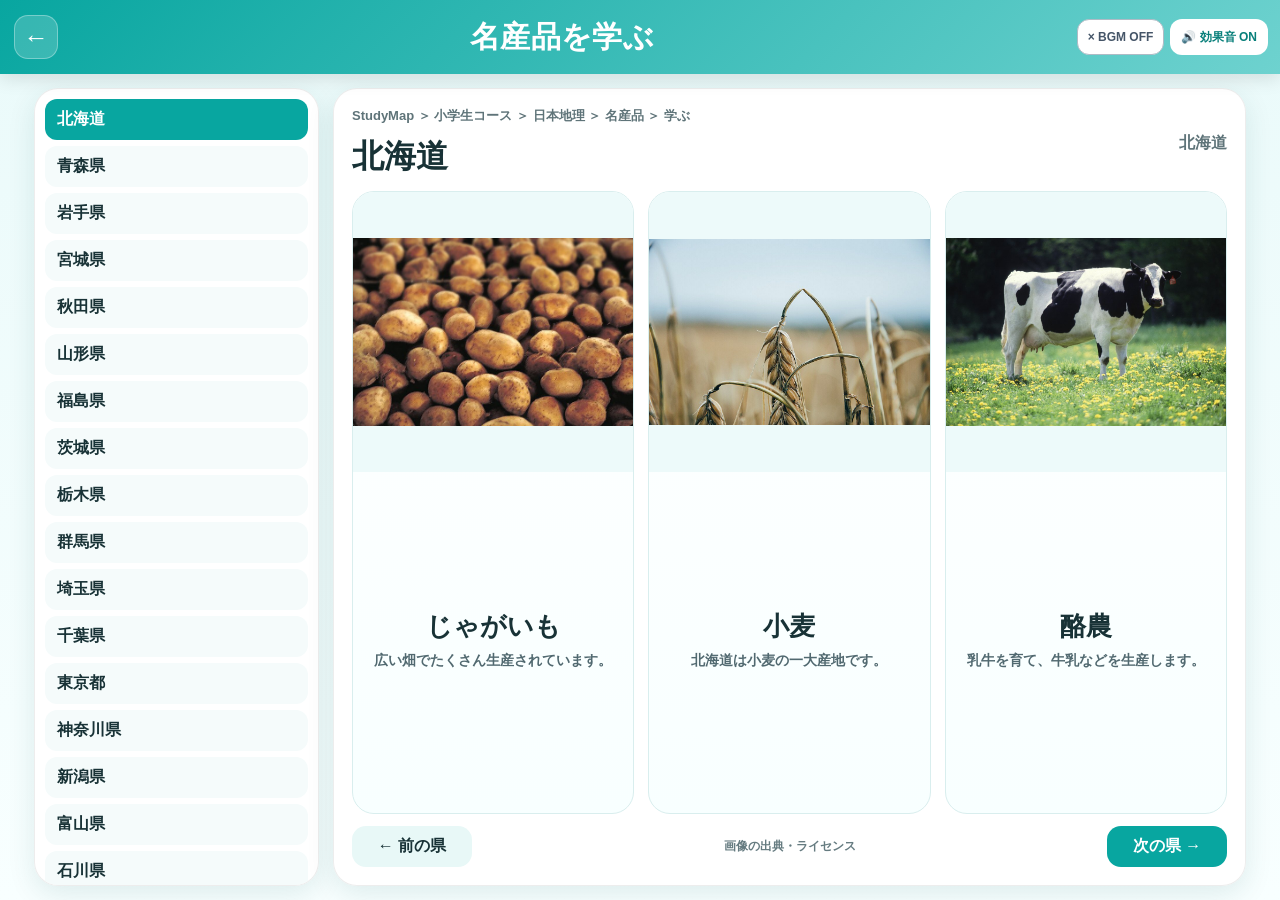
<file: packages/japan/specialty-learn.html>
<!doctype html>
<html lang="ja">
<head>
<meta charset="utf-8">
<meta name="viewport" content="width=device-width,initial-scale=1,viewport-fit=cover">
<meta name="theme-color" content="#08a6a0"><link rel="manifest" href="../../manifest.webmanifest"><link rel="apple-touch-icon" href="../../assets/icon-192.png">
<meta name="studymap-root" content="../../">
<title>名産品を学ぶ | StudyMap</title>
<link rel="stylesheet" href="../../core/studymap.css">
<style>
html,body{height:100%}
body{overflow:hidden}
.sm-header{position:relative}


.learn-shell{
  width:min(1240px,100%);height:calc(100vh - 74px);margin:0 auto;padding:14px;
  display:grid;grid-template-columns:285px minmax(0,1fr);gap:14px
}
.pref-list{overflow:auto;padding:10px}
.pref-button{
  width:100%;border:0;background:#f5fbfb;color:var(--sm-text);
  padding:10px 12px;margin-bottom:6px;border-radius:12px;
  font-weight:900;text-align:left;cursor:pointer
}
.pref-button.active{background:var(--sm-main);color:white}
.learn-main{
  min-width:0;min-height:0;display:flex;flex-direction:column;
  padding:18px;overflow:hidden
}
.learn-head{
  display:flex;align-items:center;justify-content:space-between;
  gap:12px;margin-bottom:12px
}
.learn-head h1{margin:0;font-size:32px}
.region{color:var(--sm-muted);font-weight:900}
.item-grid{
  flex:1;min-height:0;display:grid;
  grid-template-columns:repeat(3,minmax(0,1fr));gap:14px
}
.specialty-card{
  min-width:0;border-radius:22px;background:linear-gradient(180deg,#fff,#f8ffff);
  border:1px solid #d9eeee;display:flex;flex-direction:column;
  overflow:hidden;text-align:center
}
.specialty-image{
  width:100%;height:min(32vh,280px);background:#edfafa;
  display:flex;align-items:center;justify-content:center;overflow:hidden
}
.specialty-image img{width:100%;height:100%;object-fit:contain}
.no-photo{
  color:#7a8e93;font-weight:900;font-size:17px;
  display:flex;flex-direction:column;gap:8px;align-items:center
}

.card-copy{
  flex:1;padding:16px 16px 18px;display:flex;flex-direction:column;
  align-items:center;justify-content:center
}
.specialty-card h2{margin:0 0 8px;font-size:26px;line-height:1.2}
.ai-image-label{margin:0 0 8px;color:#657b80;font-size:12px;line-height:1.4}
.description{
  margin:0;color:#516970;font-weight:800;font-size:14px;line-height:1.55
}
.nav-row{display:flex;align-items:center;justify-content:space-between;gap:10px;margin-top:12px}
.nav-row button{
  min-width:120px;border:0;padding:10px 16px;border-radius:14px;
  font-weight:900;font-size:16px;cursor:pointer
}
.prev{background:#e8f8f7;color:var(--sm-text)}
.next{background:var(--sm-main);color:white}
.credit-link{
  color:#657b80;text-decoration:none;font-size:12px;font-weight:800
}
@media(max-width:900px){
  body{overflow:auto}.sm-header-title{font-size:21px}
  
  .learn-shell{height:auto;grid-template-columns:1fr}
  .pref-list{display:flex;overflow:auto;gap:6px;padding:8px}
  .pref-button{width:auto;min-width:max-content;margin:0}
  .item-grid{grid-template-columns:1fr}
  .specialty-image{height:230px}
}
</style>
<link rel="stylesheet" href="../../core/bgm.css?v=20261013-2">
</head>
<body>
<header class="sm-header has-audio">
<a class="sm-back" href="genre.html?type=specialty&name=名産品">←</a>
<div class="sm-header-title">名産品を学ぶ</div>

<div class="sm-audio-controls"><button class="sm-audio-btn" data-studymap-bgm aria-pressed="false" aria-label="BGM OFF：オンにする">× BGM OFF</button><button class="sm-audio-btn" data-studymap-sfx>🔊 効果音 ON</button></div></header>
<main class="learn-shell">
<aside class="sm-card pref-list" id="prefList"></aside>
<section class="sm-card learn-main">
<div class="learn-head"><div><div class="sm-breadcrumb">StudyMap ＞ 小学生コース ＞ 日本地理 ＞ 名産品 ＞ 学ぶ</div><h1 id="prefName">読み込み中</h1></div><div class="region" id="region"></div></div>
<div class="item-grid" id="itemGrid"></div>
<div class="nav-row">
<button class="prev" id="prevBtn">← 前の県</button>
<a class="credit-link" href="image-credits.html">画像の出典・ライセンス</a>
<button class="next" id="nextBtn">次の県 →</button>
</div>
</section>
</main>
<script src="data/specialties.js"></script>
<script>
let data=[],index=0;
const selectedPrefKey="studymap.specialtyLearn.selectedPref";
function renderList(){const box=document.getElementById("prefList");box.innerHTML="";data.forEach((p,i)=>{const b=document.createElement("button");b.className="pref-button"+(i===index?" active":"");b.textContent=p.prefecture;b.onclick=()=>{index=i;render()};box.appendChild(b)})}
function render(){const p=data[index];
  // 同じタブで更新しても、選択中の県を維持する。保存不可でも表示は続ける。
  try{sessionStorage.setItem(selectedPrefKey,p.code)}catch{}
document.getElementById("prefName").textContent=p.prefecture;document.getElementById("region").textContent=p.region;const grid=document.getElementById("itemGrid");grid.innerHTML="";p.items.forEach(item=>{const card=document.createElement("article");card.className="specialty-card";const image=document.createElement("div");
image.className="specialty-image";
const showNoPhoto=()=>{
  const empty=document.createElement("div");
  empty.className="no-photo";
  empty.textContent="写真なし";
  image.replaceChildren(empty);
};
if(item.image){
  const img=document.createElement("img");
  img.onerror=showNoPhoto;
  img.src="images/specialties/"+item.image;
  img.alt=item.name;
  image.appendChild(img);
}else{
  showNoPhoto();
}
const copy=document.createElement("div");
copy.className="card-copy";
const h=document.createElement("h2");
h.textContent=item.name;
const desc=document.createElement("p");
desc.className="description";
desc.textContent=item.description||"";
if(item.imageType==="ai"){
  const label=document.createElement("p");
  label.className="ai-image-label";
  label.textContent="AI生成（教材用イメージ）";
  copy.appendChild(label);
}
copy.append(h,desc);
card.append(image,copy);
grid.appendChild(card)});prevBtn.disabled=index===0;nextBtn.disabled=index===data.length-1;renderList();requestAnimationFrame(()=>document.querySelector(".pref-button.active")?.scrollIntoView({block:"nearest",inline:"nearest"}))}
prevBtn.onclick=()=>{if(index>0){index--;render()}};nextBtn.onclick=()=>{if(index<data.length-1){index++;render()}};
try{
  data = Array.isArray(window.SPECIALTY_DATA) ? window.SPECIALTY_DATA : [];
  if(!data.length) throw new Error("名産品データが空です");
  try{
    const savedCode=sessionStorage.getItem(selectedPrefKey);
    const savedIndex=data.findIndex(p=>p.code===savedCode);
    if(savedIndex>=0) index=savedIndex;
  }catch{}
  render();
}catch(e){
  document.getElementById("prefName").textContent = "データを読み込めませんでした";
  console.error(e);
}
</script>


<script src="../../core/pwa.js?v=20261013-2"></script><script src="../../core/bgm.js?v=bgm-final-20261013-2"></script><script src="../../core/sfx.js"></script></body></html>
</file>
<file: core/studymap.css>
:root{
  --sm-main:#08a6a0;
  --sm-main-2:#6ed2cf;
  --sm-bg:#eefafa;
  --sm-card:#ffffff;
  --sm-text:#183236;
  --sm-muted:#5f7479;
  --sm-border:rgba(0,0,0,.07);
  --sm-shadow:0 8px 28px rgba(0,80,80,.11);
  --sm-radius:24px;
  --sm-radius-btn:15px;
}
*{box-sizing:border-box}
html{-webkit-text-size-adjust:100%;text-size-adjust:100%}
html,body{margin:0;min-height:100%}
body{
  font-family:-apple-system,BlinkMacSystemFont,"Hiragino Sans","Yu Gothic",sans-serif;
  color:var(--sm-text);
  background:linear-gradient(180deg,#eafafa 0%,#f8ffff 100%);
  overflow-wrap:anywhere;
}
button,a{-webkit-tap-highlight-color:transparent}
button{font:inherit;touch-action:manipulation}
a:focus-visible,button:focus-visible{outline:3px solid #fbbf24;outline-offset:3px}
.sm-header{
  min-height:74px;
  display:flex;
  align-items:center;
  justify-content:center;
  position:relative;
  padding:12px 64px;
  color:#fff;
  background:linear-gradient(135deg,var(--sm-main),var(--sm-main-2));
  box-shadow:0 4px 18px rgba(0,0,0,.12);
}
.sm-header-title{font-size:30px;font-weight:900;letter-spacing:.01em}
.sm-back{
  position:absolute;
  left:14px;
  top:50%;
  transform:translateY(-50%);
  width:44px;height:44px;
  display:flex;align-items:center;justify-content:center;
  border-radius:14px;
  color:#fff;text-decoration:none;
  font-size:25px;font-weight:900;
  background:rgba(255,255,255,.18);
  border:1px solid rgba(255,255,255,.32);
}
.sm-shell{width:min(1040px,100%);margin:0 auto;padding:18px max(18px,env(safe-area-inset-right)) 18px max(18px,env(safe-area-inset-left))}
.sm-card{
  background:rgba(255,255,255,.97);
  border:1px solid var(--sm-border);
  border-radius:var(--sm-radius);
  box-shadow:var(--sm-shadow);
}
.sm-hero{text-align:center;padding:24px;margin-bottom:16px}
.sm-logo{width:86px;height:86px;margin:0 auto 10px}
.sm-title{margin:0;font-size:34px;font-weight:900}
.sm-sub{margin:7px 0 0;color:var(--sm-muted);font-weight:800}
.sm-grid{display:grid;grid-template-columns:repeat(2,minmax(0,1fr));gap:14px}
.sm-tile{
  display:flex;gap:16px;align-items:center;
  padding:20px;
  color:inherit;text-decoration:none;
  transition:transform .12s ease,box-shadow .12s ease;
}
.sm-tile:active{transform:scale(.985)}
.sm-icon{
  width:68px;height:68px;flex:none;border-radius:20px;
  display:flex;align-items:center;justify-content:center;
  font-size:38px;background:#f0fbfb;
}
.sm-tile h2,.sm-tile h3{margin:0 0 5px;font-size:24px}
.sm-tile p{margin:0;color:var(--sm-muted);line-height:1.55}
.sm-action{
  display:inline-flex;align-items:center;justify-content:center;
  min-height:44px;padding:10px 18px;margin-top:14px;
  border-radius:var(--sm-radius-btn);border:0;
  font-size:16px;font-weight:900;text-decoration:none;
  color:#fff;background:var(--sm-main);
}
.sm-action.learn{background:#2563eb}
.sm-action.practice{background:#08a6a0}
.sm-action.challenge{background:#f59e0b;color:#4a3100}
.sm-muted-card{opacity:.62}
.sm-footer{text-align:center;color:var(--sm-muted);font-size:13px;padding:20px}
.sm-breadcrumb{font-size:13px;color:var(--sm-muted);font-weight:900;margin-bottom:10px}
.sm-mode-grid{display:grid;grid-template-columns:repeat(3,minmax(0,1fr));gap:14px}
.sm-mode{padding:22px;text-align:center}
.sm-mode .emoji{font-size:40px;margin-bottom:8px}
.sm-mode h3{margin:0;font-size:23px}
.sm-mode p{color:var(--sm-muted);line-height:1.55;min-height:48px}
.course-grid{display:grid;grid-template-columns:repeat(2,minmax(0,1fr));gap:18px}
.course-card{position:relative;display:grid;grid-template-columns:auto 1fr auto;align-items:center;gap:18px;padding:26px;color:inherit;text-decoration:none;min-height:174px;transition:transform .15s ease,box-shadow .15s ease}
.course-card:active{transform:scale(.985)}
.course-card.elementary{border-top:6px solid #2563eb}
.course-card.junior{border-top:6px solid #16a34a}
.course-icon{width:76px;height:76px;border-radius:22px;display:grid;place-items:center;background:#effafa;font-size:42px}
.course-card h2{margin:2px 0 7px;font-size:27px}
.course-card p{margin:0;color:var(--sm-muted);font-weight:700;line-height:1.55}
.course-card .course-label{font-size:13px;color:var(--sm-main);font-weight:900}
.course-arrow{font-size:42px;color:var(--sm-main);line-height:1}
@media(max-width:760px){
  .sm-header-title{font-size:24px}
  .sm-shell{padding:12px}
  .sm-grid,.sm-mode-grid{grid-template-columns:1fr}
  .sm-title{font-size:29px}
  .sm-tile{padding:16px}
  .sm-icon{width:58px;height:58px;font-size:32px}
  .course-grid{grid-template-columns:1fr;gap:12px}
  .course-card{min-height:138px;padding:20px;gap:14px}
  .course-icon{width:62px;height:62px;border-radius:18px;font-size:34px}
  .course-card h2{font-size:23px}
}

.sm-audio-controls{position:absolute;right:12px;top:50%;transform:translateY(-50%);display:flex;gap:6px}
.sm-audio-btn{border:1px solid rgba(255,255,255,.55);border-radius:12px;min-height:36px;padding:6px 10px;background:#fff;color:#087f7a;font-weight:900;font-size:12px}
.sm-header.has-audio{padding-right:220px}
@media(max-width:680px){
  .sm-header{min-height:66px;padding-left:58px}
  .sm-audio-controls{right:max(6px,env(safe-area-inset-right));gap:3px}
  .sm-audio-btn{font-size:10px;padding:5px 6px;min-height:40px}
  .sm-header.has-audio{padding-right:174px}
  .sm-header-title{font-size:20px;white-space:nowrap;overflow:hidden;text-overflow:ellipsis}
  .sm-back{left:max(7px,env(safe-area-inset-left));width:42px;height:42px}
  .sm-shell{padding-top:12px;padding-bottom:12px}
  .sm-hero{padding:18px 14px}
  .sm-logo{width:70px;height:70px}
}
@media(max-width:390px){
  .sm-audio-btn{font-size:0;width:42px;padding:4px}
  .sm-audio-btn::first-letter{font-size:17px}
  .sm-header.has-audio{padding-right:100px}
  .course-card{grid-template-columns:auto 1fr;padding:17px 15px}
  .course-arrow{display:none}
}
@media(hover:hover){.sm-tile:hover,.course-card:hover{transform:translateY(-2px);box-shadow:0 12px 34px rgba(0,80,80,.16)}}
@media(prefers-reduced-motion:reduce){*{scroll-behavior:auto!important;transition:none!important}}
</file>
<file: core/bgm.css>
/* Keep saved ON/OFF intent visible even on narrow screens and while playback is blocked. */
[data-studymap-bgm][aria-pressed="true"]{background:#087f7a!important;color:#fff!important;border-color:#fff!important}
[data-studymap-bgm][aria-pressed="false"]{background:#fff!important;color:#455568!important;border-color:#aebbc5!important}
[data-studymap-bgm]:focus-visible{outline:3px solid #ffc857;outline-offset:2px}
@media(max-width:390px){
  .sm-audio-btn[data-studymap-bgm]{font-size:9px;width:74px;padding:4px 3px}
  .sm-audio-btn[data-studymap-bgm]::first-letter{font-size:9px}
  .sm-header.has-audio{padding-right:132px}
}
</file>
